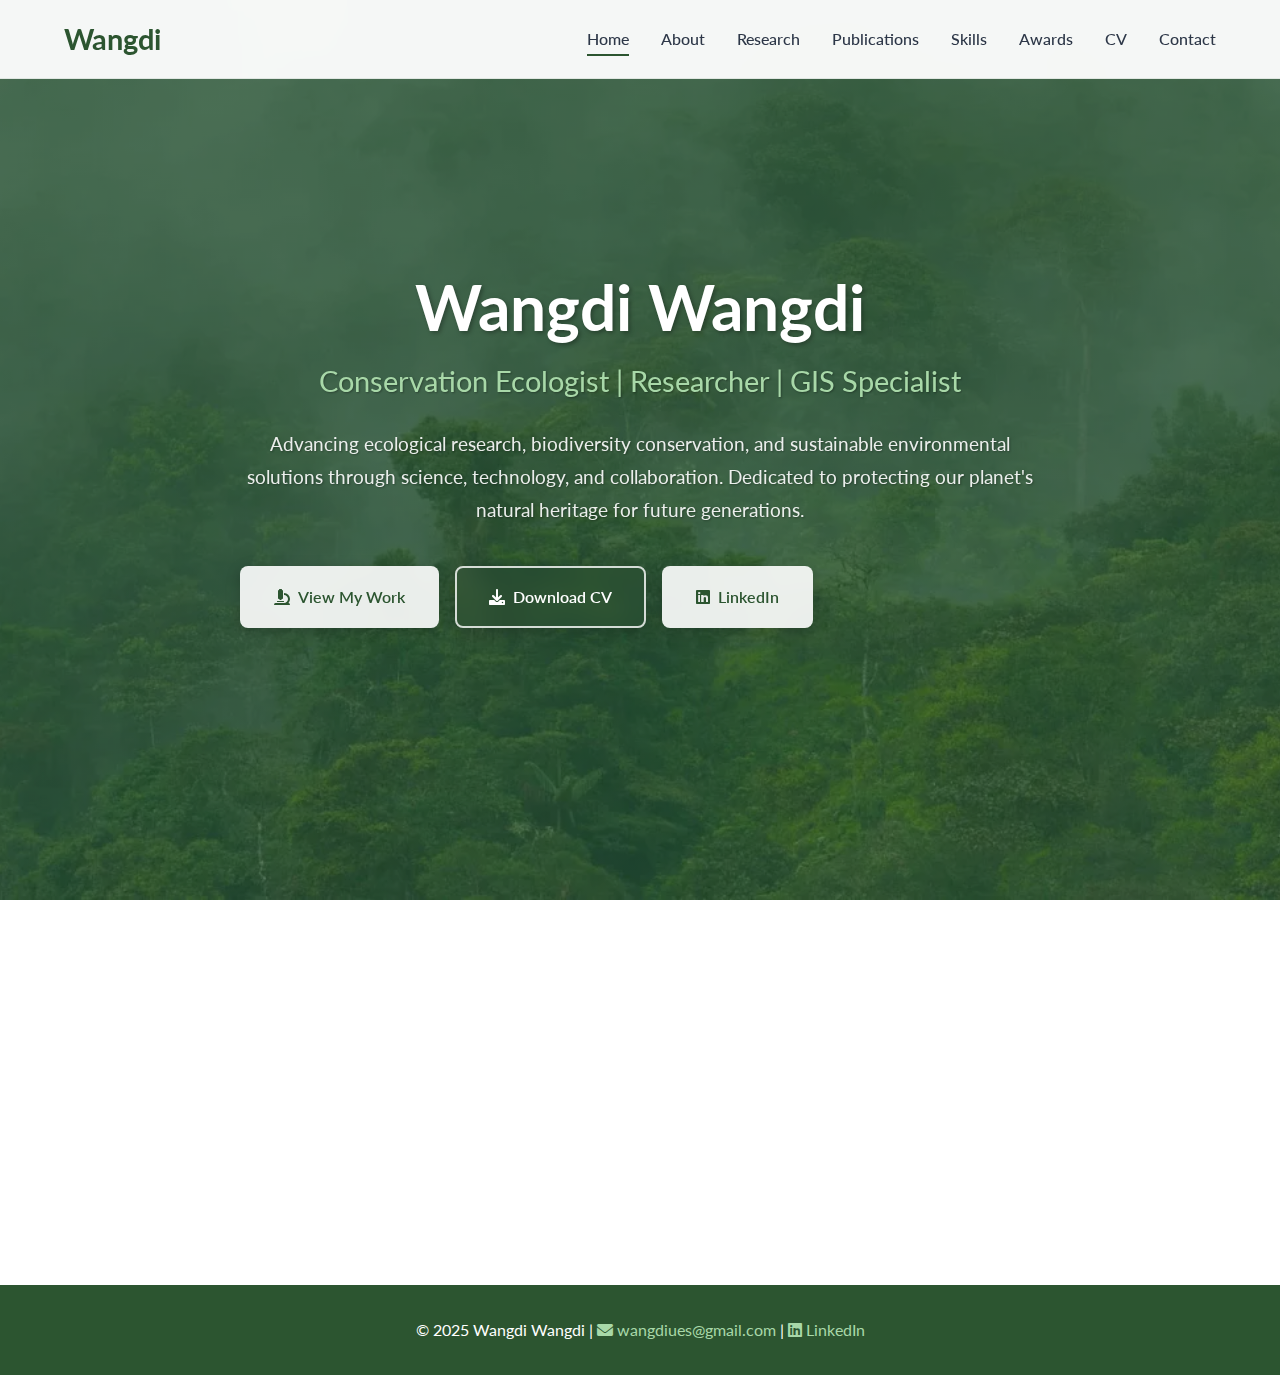
<file: index.html>
<!DOCTYPE html>
<html lang="en">
<head>
    <meta charset="UTF-8">
    <meta name="viewport" content="width=device-width, initial-scale=1.0">
    <title>Wangdi Wangdi | Conservation Ecologist</title>
    <!-- Google Fonts: Lato with multiple weights -->
    <link href="https://fonts.googleapis.com/css2?family=Lato:wght@300;400;600;700&display=swap" rel="stylesheet">
    <!-- AOS Library for Animations -->
    <link href="https://unpkg.com/aos@2.3.1/dist/aos.css" rel="stylesheet">
    <!-- Font Awesome for Icons -->
    <link rel="stylesheet" href="https://cdnjs.cloudflare.com/ajax/libs/font-awesome/6.0.0/css/all.min.css">
    
    <style>
        /* Reset and Base Styles */
        * {
            margin: 0;
            padding: 0;
            box-sizing: border-box;
        }

        :root {
            --primary-color: #2c5530;
            --secondary-color: #4a7c59;
            --accent-color: #7db46c;
            --light-green: #a8d8a8;
            --text-dark: #2d3748;
            --text-light: #718096;
            --background-light: #f7fafc;
            --white: #ffffff;
            --shadow: 0 4px 6px -1px rgba(0, 0, 0, 0.1);
            --shadow-lg: 0 10px 15px -3px rgba(0, 0, 0, 0.1);
            --border-radius: 8px;
            --transition: all 0.3s ease;
        }

        body {
            font-family: 'Lato', sans-serif;
            line-height: 1.6;
            color: var(--text-dark);
            background-color: var(--white);
        }

        /* Navigation Styles */
        header {
            position: fixed;
            top: 0;
            width: 100%;
            z-index: 1000;
            transition: var(--transition);
        }

        .navbar {
            display: flex;
            justify-content: space-between;
            align-items: center;
            padding: 1rem 5%;
            background: rgba(255, 255, 255, 0.95);
            backdrop-filter: blur(10px);
            border-bottom: 1px solid rgba(44, 85, 48, 0.1);
            transition: var(--transition);
        }

        .navbar.scrolled {
            background: rgba(255, 255, 255, 0.98);
            box-shadow: var(--shadow);
        }

        .logo {
            font-size: 1.8rem;
            font-weight: 700;
            color: var(--primary-color);
            text-decoration: none;
        }

        .nav-links {
            display: flex;
            list-style: none;
            gap: 2rem;
        }

        .nav-links li a {
            text-decoration: none;
            color: var(--text-dark);
            font-weight: 500;
            transition: var(--transition);
            position: relative;
            padding: 0.5rem 0;
        }

        .nav-links li a::after {
            content: '';
            position: absolute;
            bottom: 0;
            left: 0;
            width: 0;
            height: 2px;
            background: var(--primary-color);
            transition: var(--transition);
        }

        .nav-links li a:hover::after,
        .nav-links li a.active::after {
            width: 100%;
        }

        .nav-links li a:hover {
            color: var(--primary-color);
        }

        /* Mobile Menu Toggle */
        .mobile-menu-toggle {
            display: none;
            flex-direction: column;
            cursor: pointer;
            padding: 0.5rem;
        }

        .mobile-menu-toggle span {
            width: 25px;
            height: 3px;
            background: var(--primary-color);
            margin: 3px 0;
            transition: var(--transition);
            border-radius: 2px;
        }

        /* Hero Section */
        .hero {
            min-height: 100vh;
            background: linear-gradient(rgba(44, 85, 48, 0.7), rgba(44, 85, 48, 0.5)), url('images/banner.jpg');
            background-size: cover;
            background-position: center;
            background-attachment: fixed;
            display: flex;
            align-items: center;
            padding: 0 5%;
            position: relative;
            overflow: hidden;
        }

        .hero::before {
            content: '';
            position: absolute;
            top: 0;
            left: 0;
            right: 0;
            bottom: 0;
            background: rgba(44, 85, 48, 0.3);
            z-index: 1;
        }

        .hero-content {
            max-width: 1200px;
            margin: 0 auto;
            display: flex;
            flex-direction: column;
            align-items: center;
            text-align: center;
            position: relative;
            z-index: 2;
        }

        .hero-text h1 {
            font-size: 4rem;
            font-weight: 700;
            color: var(--white);
            margin-bottom: 1rem;
            line-height: 1.1;
            text-shadow: 2px 2px 4px rgba(0, 0, 0, 0.3);
        }

        .hero-text h2 {
            font-size: 1.8rem;
            font-weight: 400;
            color: var(--light-green);
            margin-bottom: 1.5rem;
            text-shadow: 1px 1px 2px rgba(0, 0, 0, 0.3);
        }

        .hero-text p {
            font-size: 1.2rem;
            color: rgba(255, 255, 255, 0.9);
            margin-bottom: 2.5rem;
            line-height: 1.7;
            max-width: 800px;
            text-shadow: 1px 1px 2px rgba(0, 0, 0, 0.3);
        }

        .hero-buttons {
            display: flex;
            gap: 1rem;
            flex-wrap: wrap;
        }

        .btn {
            display: inline-flex;
            align-items: center;
            gap: 0.5rem;
            padding: 1rem 2rem;
            background: rgba(255, 255, 255, 0.9);
            color: var(--primary-color);
            text-decoration: none;
            border-radius: var(--border-radius);
            font-weight: 600;
            transition: var(--transition);
            box-shadow: 0 4px 15px rgba(0, 0, 0, 0.2);
            border: 2px solid transparent;
            backdrop-filter: blur(10px);
        }

        .btn:hover {
            background: var(--white);
            transform: translateY(-3px);
            box-shadow: 0 8px 25px rgba(0, 0, 0, 0.3);
        }

        .btn-secondary {
            background: transparent;
            color: var(--white);
            border: 2px solid rgba(255, 255, 255, 0.8);
            backdrop-filter: blur(10px);
        }

        .btn-secondary:hover {
            background: rgba(255, 255, 255, 0.1);
            border-color: var(--white);
            color: var(--white);
        }

        .hero-image {
            display: none; /* Hide the profile image section since we're using banner */
        }

        .profile-image {
            display: none; /* Hide the profile image */
        }

        /* Quick Stats Section */
        .quick-stats {
            padding: 4rem 5%;
            background: var(--white);
        }

        .stats-container {
            max-width: 1200px;
            margin: 0 auto;
            display: grid;
            grid-template-columns: repeat(auto-fit, minmax(250px, 1fr));
            gap: 2rem;
        }

        .stat-item {
            text-align: center;
            padding: 2rem;
            background: var(--background-light);
            border-radius: var(--border-radius);
            transition: var(--transition);
        }

        .stat-item:hover {
            transform: translateY(-5px);
            box-shadow: var(--shadow-lg);
        }

        .stat-icon {
            font-size: 3rem;
            color: var(--primary-color);
            margin-bottom: 1rem;
        }

        .stat-number {
            font-size: 2.5rem;
            font-weight: 700;
            color: var(--primary-color);
            margin-bottom: 0.5rem;
        }

        .stat-label {
            font-size: 1.1rem;
            color: var(--text-light);
            font-weight: 500;
        }

        /* Scroll to Top Button */
        .scroll-to-top {
            position: fixed;
            bottom: 2rem;
            right: 2rem;
            width: 50px;
            height: 50px;
            background: var(--primary-color);
            color: var(--white);
            text-decoration: none;
            border-radius: 50%;
            display: flex;
            align-items: center;
            justify-content: center;
            font-size: 1.2rem;
            opacity: 0;
            visibility: hidden;
            transition: var(--transition);
            box-shadow: var(--shadow);
            z-index: 1000;
        }

        .scroll-to-top.visible {
            opacity: 1;
            visibility: visible;
        }

        .scroll-to-top:hover {
            background: var(--secondary-color);
            transform: translateY(-3px);
        }

        /* Footer */
        footer {
            background: var(--primary-color);
            color: var(--white);
            text-align: center;
            padding: 2rem 5%;
        }

        footer a {
            color: var(--light-green);
            text-decoration: none;
            transition: var(--transition);
        }

        footer a:hover {
            color: var(--white);
        }

        /* Responsive Design */
        @media (max-width: 768px) {
            .mobile-menu-toggle {
                display: flex;
            }

            .nav-links {
                position: fixed;
                top: 100%;
                left: 0;
                width: 100%;
                background: var(--white);
                flex-direction: column;
                padding: 1rem 5%;
                gap: 1rem;
                box-shadow: var(--shadow);
                transform: translateY(-100%);
                opacity: 0;
                visibility: hidden;
                transition: var(--transition);
            }

            .nav-links.active {
                transform: translateY(0);
                opacity: 1;
                visibility: visible;
            }

            .hero-text h1 {
                font-size: 2.8rem;
            }

            .hero-text h2 {
                font-size: 1.4rem;
            }

            .hero-text p {
                font-size: 1.1rem;
            }

            .hero-buttons {
                justify-content: center;
                flex-direction: column;
                align-items: center;
                gap: 1rem;
            }

            .btn {
                padding: 0.875rem 1.75rem;
                font-size: 0.95rem;
                width: 100%;
                max-width: 280px;
                justify-content: center;
            }

            .stats-container {
                grid-template-columns: 1fr;
                gap: 1.5rem;
            }

            .hero {
                background-attachment: scroll; /* Fix parallax on mobile */
            }
        }

        @media (max-width: 480px) {
            .hero-text h1 {
                font-size: 2.2rem;
            }

            .hero-text h2 {
                font-size: 1.2rem;
            }

            .hero-text p {
                font-size: 1rem;
            }

            .btn {
                padding: 0.75rem 1.5rem;
                font-size: 0.9rem;
            }
        }

        /* Animation Classes */
        .fade-in-up {
            opacity: 0;
            transform: translateY(30px);
            transition: all 0.6s ease;
        }

        .fade-in-up.visible {
            opacity: 1;
            transform: translateY(0);
        }

        /* Custom Scrollbar */
        ::-webkit-scrollbar {
            width: 8px;
        }

        ::-webkit-scrollbar-track {
            background: var(--background-light);
        }

        ::-webkit-scrollbar-thumb {
            background: var(--primary-color);
            border-radius: 4px;
        }

        ::-webkit-scrollbar-thumb:hover {
            background: var(--secondary-color);
        }
    </style>
</head>
<body>

    <!-- Navigation Bar -->
    <header>
        <nav class="navbar" id="navbar">
            <a href="index.html" class="logo">Wangdi</a>
            <div class="mobile-menu-toggle" id="mobile-menu-toggle">
                <span></span>
                <span></span>
                <span></span>
            </div>
            <ul class="nav-links" id="nav-links">
                <li><a href="index.html" class="active">Home</a></li>
                <li><a href="about.html">About</a></li>
                <li><a href="research_projects.html">Research</a></li>
                <li><a href="publications.html">Publications</a></li>
                <li><a href="skills.html">Skills</a></li>
                <li><a href="awards.html">Awards</a></li>
                <li><a href="cv.html">CV</a></li>
                <li><a href="contact.html">Contact</a></li>
            </ul>
        </nav>
    </header>

    <!-- Hero Section -->
    <section class="hero">
        <div class="hero-content">
            <div class="hero-text" data-aos="fade-up" data-aos-duration="1000">
                <h1>Wangdi Wangdi</h1>
                <h2>Conservation Ecologist | Researcher | GIS Specialist</h2>
                <p>Advancing ecological research, biodiversity conservation, and sustainable environmental solutions through science, technology, and collaboration. Dedicated to protecting our planet's natural heritage for future generations.</p>
                <div class="hero-buttons">
                    <a href="research_projects.html" class="btn" data-aos="fade-up" data-aos-delay="200">
                        <i class="fas fa-microscope"></i> View My Work
                    </a>
                    <a href="files/Wangdi_CV_2025.pdf" class="btn btn-secondary" download data-aos="fade-up" data-aos-delay="300">
                        <i class="fas fa-download"></i> Download CV
                    </a>
                    <a href="https://www.linkedin.com/in/wangdi-wangdi/" class="btn" target="_blank" data-aos="fade-up" data-aos-delay="400">
                        <i class="fab fa-linkedin"></i> LinkedIn
                    </a>
                </div>
            </div>
        </div>
    </section>

    <!-- Quick Stats Section -->
    <section class="quick-stats">
        <div class="stats-container">
            <div class="stat-item" data-aos="fade-up" data-aos-delay="100">
                <div class="stat-icon">
                    <i class="fas fa-leaf"></i>
                </div>
                <div class="stat-number">15+</div>
                <div class="stat-label">Research Projects</div>
            </div>
            <div class="stat-item" data-aos="fade-up" data-aos-delay="200">
                <div class="stat-icon">
                    <i class="fas fa-file-alt"></i>
                </div>
                <div class="stat-number">25+</div>
                <div class="stat-label">Publications</div>
            </div>
            <div class="stat-item" data-aos="fade-up" data-aos-delay="300">
                <div class="stat-icon">
                    <i class="fas fa-award"></i>
                </div>
                <div class="stat-number">8+</div>
                <div class="stat-label">Awards & Honors</div>
            </div>
            <div class="stat-item" data-aos="fade-up" data-aos-delay="400">
                <div class="stat-icon">
                    <i class="fas fa-globe"></i>
                </div>
                <div class="stat-number">5+</div>
                <div class="stat-label">Years Experience</div>
            </div>
        </div>
    </section>

    <!-- Scroll to top button -->
    <a href="#" class="scroll-to-top" id="scroll-to-top">
        <i class="fas fa-chevron-up"></i>
    </a>

    <!-- Footer -->
    <footer>
        <p>© 2025 Wangdi Wangdi | <a href="mailto:wangdiues@gmail.com"><i class="fas fa-envelope"></i> wangdiues@gmail.com</a> | <a href="https://www.linkedin.com/in/wangdi-wangdi/" target="_blank"><i class="fab fa-linkedin"></i> LinkedIn</a></p>
    </footer>

    <!-- AOS Script for Animation -->
    <script src="https://unpkg.com/aos@2.3.1/dist/aos.js"></script>
    <script>
        // Initialize AOS (Animate On Scroll)
        AOS.init({
            duration: 800,
            easing: 'ease-in-out',
            once: true,
            offset: 100,
            delay: 100
        });

        // Mobile menu toggle functionality
        const mobileMenuToggle = document.getElementById('mobile-menu-toggle');
        const navLinks = document.getElementById('nav-links');

        mobileMenuToggle.addEventListener('click', () => {
            navLinks.classList.toggle('active');
            
            // Animate hamburger menu
            const spans = mobileMenuToggle.querySelectorAll('span');
            if (navLinks.classList.contains('active')) {
                spans[0].style.transform = 'rotate(45deg) translate(5px, 5px)';
                spans[1].style.opacity = '0';
                spans[2].style.transform = 'rotate(-45deg) translate(7px, -6px)';
            } else {
                spans.forEach(span => {
                    span.style.transform = '';
                    span.style.opacity = '';
                });
            }
        });

        // Close mobile menu when clicking on a link
        navLinks.addEventListener('click', (e) => {
            if (e.target.tagName === 'A') {
                navLinks.classList.remove('active');
                const spans = mobileMenuToggle.querySelectorAll('span');
                spans.forEach(span => {
                    span.style.transform = '';
                    span.style.opacity = '';
                });
            }
        });

        // Navbar scroll effect
        const navbar = document.getElementById('navbar');
        let lastScrollTop = 0;

        window.addEventListener('scroll', () => {
            const currentScroll = window.pageYOffset || document.documentElement.scrollTop;
            
            // Add scrolled class for styling
            if (currentScroll > 100) {
                navbar.classList.add('scrolled');
            } else {
                navbar.classList.remove('scrolled');
            }
            
            // Hide/show navbar on scroll
            if (currentScroll > lastScrollTop && currentScroll > 200) {
                // Scrolling down
                navbar.style.transform = 'translateY(-100%)';
            } else {
                // Scrolling up
                navbar.style.transform = 'translateY(0)';
            }
            
            lastScrollTop = currentScroll <= 0 ? 0 : currentScroll;
        });

        // Scroll to top button functionality
        const scrollToTopBtn = document.getElementById('scroll-to-top');
        
        window.addEventListener('scroll', () => {
            if (window.scrollY > 300) {
                scrollToTopBtn.classList.add('visible');
            } else {
                scrollToTopBtn.classList.remove('visible');
            }
        });

        scrollToTopBtn.addEventListener('click', (e) => {
            e.preventDefault();
            window.scrollTo({
                top: 0,
                behavior: 'smooth'
            });
        });

        // Smooth scrolling for anchor links
        document.querySelectorAll('a[href^="#"]').forEach(anchor => {
            anchor.addEventListener('click', function (e) {
                e.preventDefault();
                const target = document.querySelector(this.getAttribute('href'));
                if (target) {
                    target.scrollIntoView({
                        behavior: 'smooth',
                        block: 'start'
                    });
                }
            });
        });

        // Intersection Observer for fade-in animations
        const observerOptions = {
            threshold: 0.1,
            rootMargin: '0px 0px -50px 0px'
        };

        const observer = new IntersectionObserver((entries) => {
            entries.forEach(entry => {
                if (entry.isIntersecting) {
                    entry.target.classList.add('visible');
                }
            });
        }, observerOptions);

        // Observe elements with fade-in-up class
        document.querySelectorAll('.fade-in-up').forEach(el => {
            observer.observe(el);
        });

        // Typing effect for hero subtitle (optional enhancement)
        function typeWriter(element, text, speed = 50) {
            let i = 0;
            element.innerHTML = '';
            function type() {
                if (i < text.length) {
                    element.innerHTML += text.charAt(i);
                    i++;
                    setTimeout(type, speed);
                }
            }
            type();
        }

        // Add loading animation
        window.addEventListener('load', () => {
            document.body.classList.add('loaded');
        });

        // Performance optimization: Debounce scroll events
        function debounce(func, wait) {
            let timeout;
            return function executedFunction(...args) {
                const later = () => {
                    clearTimeout(timeout);
                    func(...args);
                };
                clearTimeout(timeout);
                timeout = setTimeout(later, wait);
            };
        }

        // Apply debounce to scroll events for better performance
        const debouncedScrollHandler = debounce(() => {
            // Your scroll handling code here
        }, 16); // ~60fps

        // Error handling for missing images
        document.querySelectorAll('img').forEach(img => {
            img.addEventListener('error', function() {
                this.src = 'data:image/svg+xml,<svg xmlns="http://www.w3.org/2000/svg" width="400" height="400" viewBox="0 0 400 400"><rect width="400" height="400" fill="%23f0f0f0"/><text x="200" y="200" font-family="Arial" font-size="16" fill="%23999" text-anchor="middle" dy=".3em">Image not found</text></svg>';
                this.alt = 'Profile image placeholder';
            });
        });
    </script>

</body>
</html>
</file>
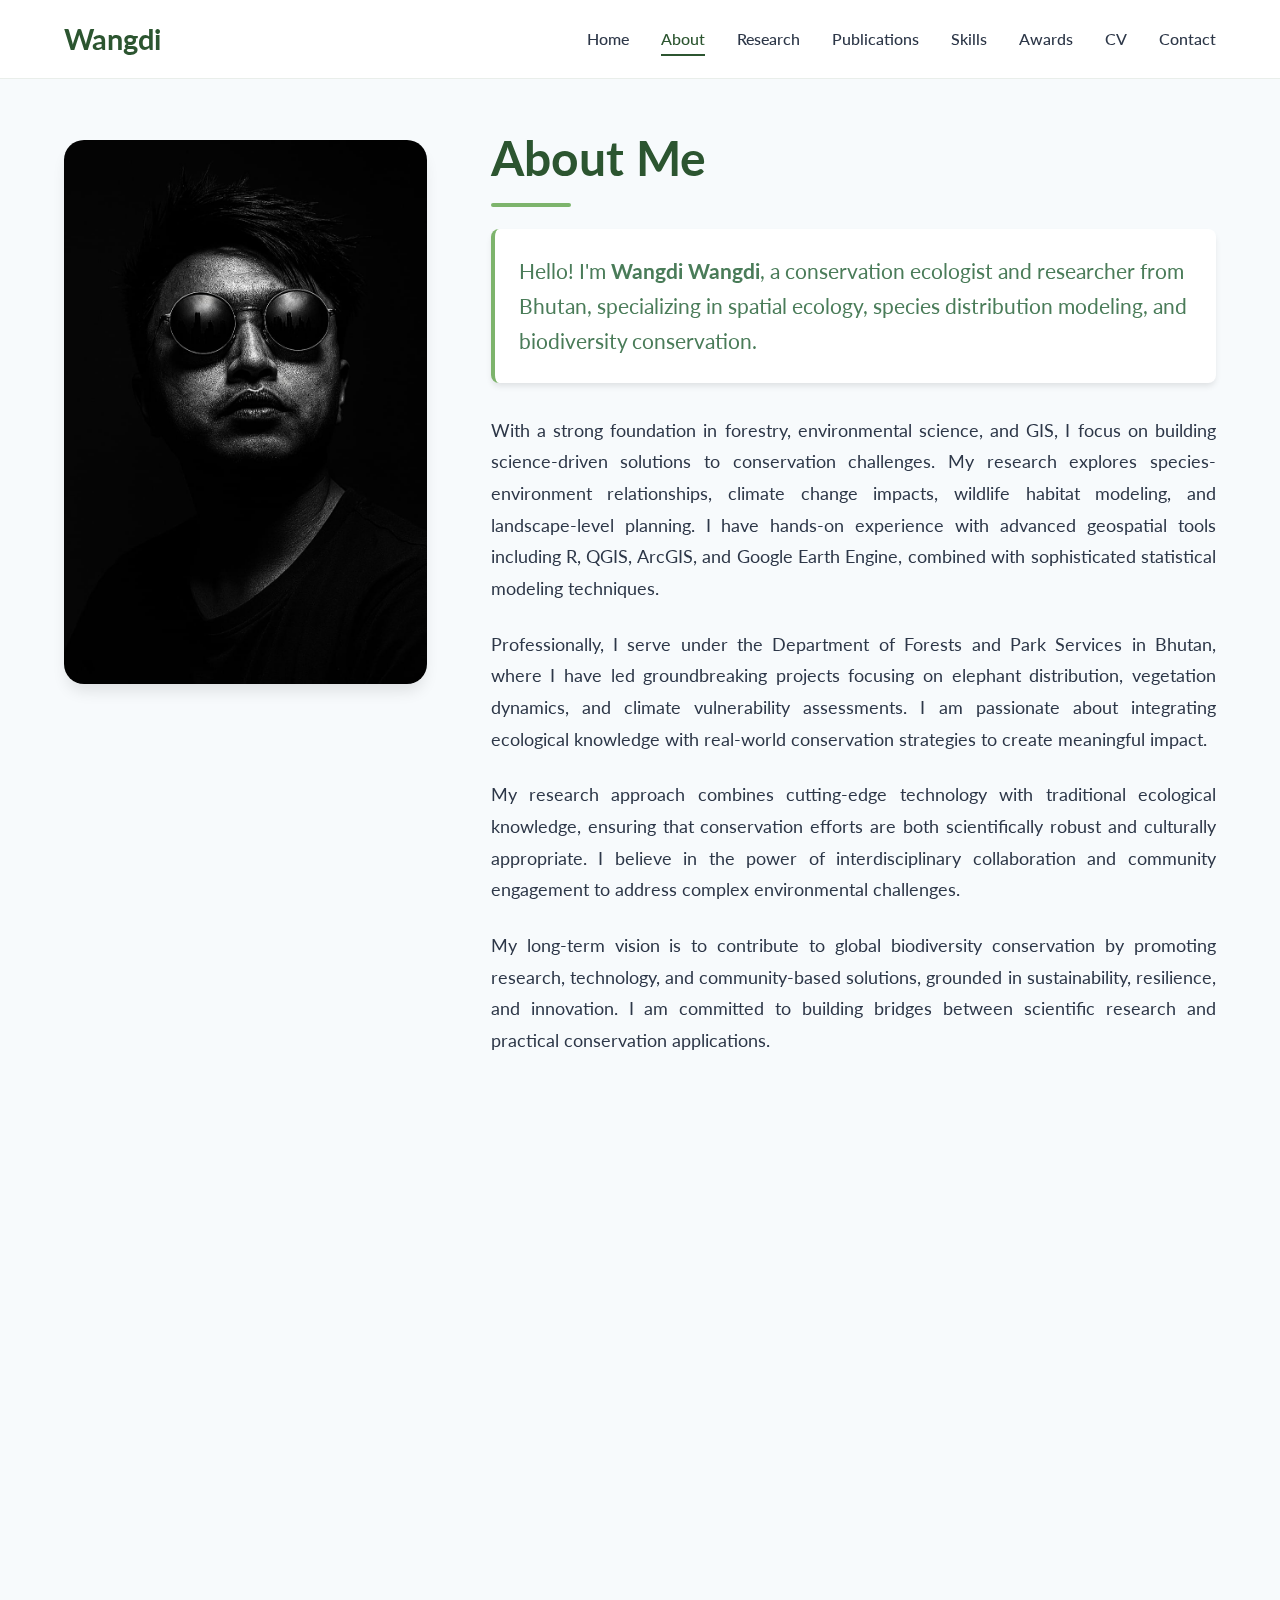
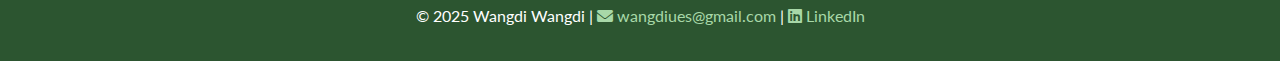
<file: about.html>
<!DOCTYPE html>
<html lang="en">
<head>
    <meta charset="UTF-8">
    <meta name="viewport" content="width=device-width, initial-scale=1.0">
    <title>About Me | Wangdi Wangdi</title>
    <!-- Google Fonts: Lato with multiple weights -->
    <link href="https://fonts.googleapis.com/css2?family=Lato:wght@300;400;600;700&display=swap" rel="stylesheet">
    <!-- AOS Library for Animations -->
    <link href="https://unpkg.com/aos@2.3.1/dist/aos.css" rel="stylesheet">
    <!-- Font Awesome for Icons -->
    <link rel="stylesheet" href="https://cdnjs.cloudflare.com/ajax/libs/font-awesome/6.0.0/css/all.min.css">
    
    <style>
        /* Reset and Base Styles */
        * {
            margin: 0;
            padding: 0;
            box-sizing: border-box;
        }

        :root {
            --primary-color: #2c5530;
            --secondary-color: #4a7c59;
            --accent-color: #7db46c;
            --light-green: #a8d8a8;
            --text-dark: #2d3748;
            --text-light: #718096;
            --background-light: #f7fafc;
            --white: #ffffff;
            --shadow: 0 4px 6px -1px rgba(0, 0, 0, 0.1);
            --shadow-lg: 0 10px 15px -3px rgba(0, 0, 0, 0.1);
            --border-radius: 8px;
            --transition: all 0.3s ease;
        }

        body {
            font-family: 'Lato', sans-serif;
            line-height: 1.6;
            color: var(--text-dark);
            background-color: var(--background-light);
        }

        /* Navigation Styles */
        header {
            position: fixed;
            top: 0;
            width: 100%;
            z-index: 1000;
            transition: var(--transition);
        }

        .navbar {
            display: flex;
            justify-content: space-between;
            align-items: center;
            padding: 1rem 5%;
            background: rgba(255, 255, 255, 0.95);
            backdrop-filter: blur(10px);
            border-bottom: 1px solid rgba(44, 85, 48, 0.1);
            transition: var(--transition);
        }

        .navbar.scrolled {
            background: rgba(255, 255, 255, 0.98);
            box-shadow: var(--shadow);
        }

        .logo {
            font-size: 1.8rem;
            font-weight: 700;
            color: var(--primary-color);
            text-decoration: none;
        }

        .nav-links {
            display: flex;
            list-style: none;
            gap: 2rem;
        }

        .nav-links li a {
            text-decoration: none;
            color: var(--text-dark);
            font-weight: 500;
            transition: var(--transition);
            position: relative;
            padding: 0.5rem 0;
        }

        .nav-links li a::after {
            content: '';
            position: absolute;
            bottom: 0;
            left: 0;
            width: 0;
            height: 2px;
            background: var(--primary-color);
            transition: var(--transition);
        }

        .nav-links li a:hover::after,
        .nav-links li a.active::after {
            width: 100%;
        }

        .nav-links li a:hover {
            color: var(--primary-color);
        }

        .nav-links li a[href="about.html"] {
            color: var(--primary-color);
        }

        .nav-links li a[href="about.html"]::after {
            width: 100%;
        }

        /* Mobile Menu Toggle */
        .mobile-menu-toggle {
            display: none;
            flex-direction: column;
            cursor: pointer;
            padding: 0.5rem;
        }

        .mobile-menu-toggle span {
            width: 25px;
            height: 3px;
            background: var(--primary-color);
            margin: 3px 0;
            transition: var(--transition);
            border-radius: 2px;
        }

        /* About Section */
        .about {
            padding: 120px 5% 80px;
            min-height: 100vh;
        }

        .container {
            max-width: 1200px;
            margin: 0 auto;
            display: grid;
            grid-template-columns: 1fr 2fr;
            gap: 4rem;
            align-items: start;
        }

        .about-image {
            position: sticky;
            top: 140px;
        }

        .profile-img {
            width: 100%;
            max-width: 400px;
            height: auto;
            border-radius: 20px;
            object-fit: cover;
            box-shadow: var(--shadow-lg);
            transition: var(--transition);
        }

        .profile-img:hover {
            transform: scale(1.02);
            box-shadow: 0 20px 40px rgba(0, 0, 0, 0.15);
        }

        .about-content h1 {
            font-size: 3rem;
            font-weight: 700;
            color: var(--primary-color);
            margin-bottom: 2rem;
            position: relative;
        }

        .about-content h1::after {
            content: '';
            position: absolute;
            bottom: -10px;
            left: 0;
            width: 80px;
            height: 4px;
            background: var(--accent-color);
            border-radius: 2px;
        }

        .intro-text {
            font-size: 1.3rem;
            font-weight: 400;
            color: var(--secondary-color);
            margin-bottom: 2rem;
            line-height: 1.7;
            padding: 1.5rem;
            background: var(--white);
            border-left: 4px solid var(--accent-color);
            border-radius: var(--border-radius);
            box-shadow: var(--shadow);
        }

        .about-content p {
            font-size: 1.1rem;
            color: var(--text-dark);
            margin-bottom: 1.5rem;
            line-height: 1.8;
            text-align: justify;
        }

        .about-content p strong {
            color: var(--primary-color);
            font-weight: 600;
        }

        /* Expertise Cards */
        .expertise-section {
            margin-top: 3rem;
            padding: 2rem 0;
        }

        .expertise-section h2 {
            font-size: 2rem;
            color: var(--primary-color);
            margin-bottom: 2rem;
            text-align: center;
        }

        .expertise-grid {
            display: grid;
            grid-template-columns: repeat(auto-fit, minmax(280px, 1fr));
            gap: 2rem;
            margin-top: 2rem;
        }

        .expertise-card {
            background: var(--white);
            padding: 2rem;
            border-radius: var(--border-radius);
            box-shadow: var(--shadow);
            transition: var(--transition);
            border-top: 4px solid var(--accent-color);
        }

        .expertise-card:hover {
            transform: translateY(-5px);
            box-shadow: var(--shadow-lg);
        }

        .expertise-icon {
            font-size: 2.5rem;
            color: var(--primary-color);
            margin-bottom: 1rem;
        }

        .expertise-card h3 {
            font-size: 1.3rem;
            color: var(--primary-color);
            margin-bottom: 1rem;
            font-weight: 600;
        }

        .expertise-card p {
            font-size: 1rem;
            color: var(--text-light);
            line-height: 1.6;
        }

        /* Call to Action */
        .cta-section {
            background: linear-gradient(135deg, var(--primary-color), var(--secondary-color));
            color: var(--white);
            padding: 3rem 2rem;
            border-radius: var(--border-radius);
            text-align: center;
            margin-top: 3rem;
        }

        .cta-section h2 {
            font-size: 2rem;
            margin-bottom: 1rem;
        }

        .cta-section p {
            font-size: 1.2rem;
            margin-bottom: 2rem;
            opacity: 0.9;
        }

        .cta-button {
            display: inline-flex;
            align-items: center;
            gap: 0.5rem;
            padding: 1rem 2rem;
            background: var(--white);
            color: var(--primary-color);
            text-decoration: none;
            border-radius: var(--border-radius);
            font-weight: 600;
            transition: var(--transition);
            box-shadow: var(--shadow);
        }

        .cta-button:hover {
            transform: translateY(-2px);
            box-shadow: var(--shadow-lg);
        }

        /* Timeline Section */
        .timeline-section {
            margin-top: 4rem;
        }

        .timeline-section h2 {
            font-size: 2rem;
            color: var(--primary-color);
            margin-bottom: 2rem;
            text-align: center;
        }

        .timeline {
            position: relative;
            padding: 2rem 0;
        }

        .timeline::before {
            content: '';
            position: absolute;
            left: 30px;
            top: 0;
            bottom: 0;
            width: 3px;
            background: var(--accent-color);
        }

        .timeline-item {
            position: relative;
            padding-left: 80px;
            margin-bottom: 2rem;
        }

        .timeline-item::before {
            content: '';
            position: absolute;
            left: 20px;
            top: 10px;
            width: 20px;
            height: 20px;
            background: var(--primary-color);
            border-radius: 50%;
            border: 4px solid var(--white);
            box-shadow: var(--shadow);
        }

        .timeline-content {
            background: var(--white);
            padding: 1.5rem;
            border-radius: var(--border-radius);
            box-shadow: var(--shadow);
        }

        .timeline-year {
            font-size: 0.9rem;
            color: var(--accent-color);
            font-weight: 600;
        }

        .timeline-title {
            font-size: 1.2rem;
            color: var(--primary-color);
            font-weight: 600;
            margin: 0.5rem 0;
        }

        .timeline-description {
            color: var(--text-light);
            line-height: 1.6;
        }

        /* Scroll to Top Button */
        .scroll-to-top {
            position: fixed;
            bottom: 2rem;
            right: 2rem;
            width: 50px;
            height: 50px;
            background: var(--primary-color);
            color: var(--white);
            text-decoration: none;
            border-radius: 50%;
            display: flex;
            align-items: center;
            justify-content: center;
            font-size: 1.2rem;
            opacity: 0;
            visibility: hidden;
            transition: var(--transition);
            box-shadow: var(--shadow);
            z-index: 1000;
        }

        .scroll-to-top.visible {
            opacity: 1;
            visibility: visible;
        }

        .scroll-to-top:hover {
            background: var(--secondary-color);
            transform: translateY(-3px);
        }

        /* Footer */
        footer {
            background: var(--primary-color);
            color: var(--white);
            text-align: center;
            padding: 2rem 5%;
            margin-top: 4rem;
        }

        footer a {
            color: var(--light-green);
            text-decoration: none;
            transition: var(--transition);
        }

        footer a:hover {
            color: var(--white);
        }

        /* Responsive Design */
        @media (max-width: 768px) {
            .mobile-menu-toggle {
                display: flex;
            }

            .nav-links {
                position: fixed;
                top: 100%;
                left: 0;
                width: 100%;
                background: var(--white);
                flex-direction: column;
                padding: 1rem 5%;
                gap: 1rem;
                box-shadow: var(--shadow);
                transform: translateY(-100%);
                opacity: 0;
                visibility: hidden;
                transition: var(--transition);
            }

            .nav-links.active {
                transform: translateY(0);
                opacity: 1;
                visibility: visible;
            }

            .container {
                grid-template-columns: 1fr;
                gap: 2rem;
                text-align: center;
            }

            .about-image {
                position: static;
                order: -1;
            }

            .profile-img {
                max-width: 300px;
                margin: 0 auto;
                display: block;
            }

            .about-content h1 {
                font-size: 2.5rem;
                text-align: center;
            }

            .intro-text {
                font-size: 1.1rem;
                text-align: left;
            }

            .about-content p {
                text-align: left;
            }

            .expertise-grid {
                grid-template-columns: 1fr;
            }

            .timeline::before {
                left: 15px;
            }

            .timeline-item {
                padding-left: 50px;
            }

            .timeline-item::before {
                left: 6px;
            }
        }

        @media (max-width: 480px) {
            .about {
                padding: 100px 3% 60px;
            }

            .about-content h1 {
                font-size: 2rem;
            }

            .intro-text {
                font-size: 1rem;
                padding: 1rem;
            }

            .expertise-card {
                padding: 1.5rem;
            }

            .cta-section {
                padding: 2rem 1rem;
            }

            .cta-section h2 {
                font-size: 1.5rem;
            }
        }

        /* Custom Scrollbar */
        ::-webkit-scrollbar {
            width: 8px;
        }

        ::-webkit-scrollbar-track {
            background: var(--background-light);
        }

        ::-webkit-scrollbar-thumb {
            background: var(--primary-color);
            border-radius: 4px;
        }

        ::-webkit-scrollbar-thumb:hover {
            background: var(--secondary-color);
        }
    </style>
</head>
<body>

    <!-- Navigation Bar -->
    <header>
        <nav class="navbar" id="navbar">
            <a href="index.html" class="logo">Wangdi</a>
            <div class="mobile-menu-toggle" id="mobile-menu-toggle">
                <span></span>
                <span></span>
                <span></span>
            </div>
            <ul class="nav-links" id="nav-links">
                <li><a href="index.html">Home</a></li>
                <li><a href="about.html" class="active">About</a></li>
                <li><a href="research_projects.html">Research</a></li>
                <li><a href="publications.html">Publications</a></li>
                <li><a href="skills.html">Skills</a></li>
                <li><a href="awards.html">Awards</a></li>
                <li><a href="cv.html">CV</a></li>
                <li><a href="contact.html">Contact</a></li>
            </ul>
        </nav>
    </header>

    <!-- About Me Section -->
    <section class="about">
        <div class="container">
            <div class="about-image" data-aos="fade-right" data-aos-duration="1000">
                <img src="images/profile.jpg" alt="Wangdi Wangdi - Conservation Ecologist" class="profile-img">
            </div>
            
            <div class="about-content">
                <h1 data-aos="fade-down" data-aos-duration="1000">About Me</h1>
                
                <div class="intro-text" data-aos="fade-up" data-aos-delay="200">
                    Hello! I'm <strong>Wangdi Wangdi</strong>, a conservation ecologist and researcher from Bhutan, specializing in spatial ecology, species distribution modeling, and biodiversity conservation.
                </div>

                <div data-aos="fade-up" data-aos-delay="300">
                    <p>With a strong foundation in forestry, environmental science, and GIS, I focus on building science-driven solutions to conservation challenges. My research explores species-environment relationships, climate change impacts, wildlife habitat modeling, and landscape-level planning. I have hands-on experience with advanced geospatial tools including R, QGIS, ArcGIS, and Google Earth Engine, combined with sophisticated statistical modeling techniques.</p>

                    <p>Professionally, I serve under the Department of Forests and Park Services in Bhutan, where I have led groundbreaking projects focusing on elephant distribution, vegetation dynamics, and climate vulnerability assessments. I am passionate about integrating ecological knowledge with real-world conservation strategies to create meaningful impact.</p>

                    <p>My research approach combines cutting-edge technology with traditional ecological knowledge, ensuring that conservation efforts are both scientifically robust and culturally appropriate. I believe in the power of interdisciplinary collaboration and community engagement to address complex environmental challenges.</p>

                    <p>My long-term vision is to contribute to global biodiversity conservation by promoting research, technology, and community-based solutions, grounded in sustainability, resilience, and innovation. I am committed to building bridges between scientific research and practical conservation applications.</p>
                </div>
            </div>
        </div>

        <!-- Expertise Section -->
        <div class="expertise-section" data-aos="fade-up" data-aos-delay="400">
            <div style="max-width: 1200px; margin: 0 auto;">
                <h2>Areas of Expertise</h2>
                <div class="expertise-grid">
                    <div class="expertise-card" data-aos="fade-up" data-aos-delay="500">
                        <div class="expertise-icon">
                            <i class="fas fa-map-marked-alt"></i>
                        </div>
                        <h3>Spatial Ecology & GIS</h3>
                        <p>Advanced geospatial analysis, species distribution modeling, and landscape ecology using cutting-edge tools and techniques.</p>
                    </div>
                    
                    <div class="expertise-card" data-aos="fade-up" data-aos-delay="600">
                        <div class="expertise-icon">
                            <i class="fas fa-leaf"></i>
                        </div>
                        <h3>Biodiversity Conservation</h3>
                        <p>Wildlife habitat assessment, conservation planning, and ecosystem management strategies for threatened species.</p>
                    </div>
                    
                    <div class="expertise-card" data-aos="fade-up" data-aos-delay="700">
                        <div class="expertise-icon">
                            <i class="fas fa-globe-americas"></i>
                        </div>
                        <h3>Climate Change Research</h3>
                        <p>Climate vulnerability assessments and adaptation strategies for ecosystems and wildlife populations.</p>
                    </div>
                    
                    <div class="expertise-card" data-aos="fade-up" data-aos-delay="800">
                        <div class="expertise-icon">
                            <i class="fas fa-chart-line"></i>
                        </div>
                        <h3>Statistical Modeling</h3>
                        <p>Advanced statistical analysis, machine learning applications, and predictive modeling for ecological data.</p>
                    </div>
                </div>
            </div>
        </div>

        <!-- Professional Timeline -->
        <div class="timeline-section" data-aos="fade-up" data-aos-delay="900">
            <div style="max-width: 800px; margin: 0 auto;">
                <h2>Professional Journey</h2>
                <div class="timeline">
                    <div class="timeline-item" data-aos="fade-right" data-aos-delay="1000">
                        <div class="timeline-content">
                            <div class="timeline-year">2020 - Present</div>
                            <div class="timeline-title">Senior Research Scientist</div>
                            <div class="timeline-description">Department of Forests and Park Services, Bhutan - Leading conservation research projects and developing science-based management strategies.</div>
                        </div>
                    </div>
                    
                    <div class="timeline-item" data-aos="fade-right" data-aos-delay="1100">
                        <div class="timeline-content">
                            <div class="timeline-year">2018 - 2020</div>
                            <div class="timeline-title">GIS Specialist & Field Researcher</div>
                            <div class="timeline-description">Wildlife telemetry projects and spatial analysis for elephant conservation initiatives across Bhutan.</div>
                        </div>
                    </div>
                    
                    <div class="timeline-item" data-aos="fade-right" data-aos-delay="1200">
                        <div class="timeline-content">
                            <div class="timeline-year">2016 - 2018</div>
                            <div class="timeline-title">Environmental Consultant</div>
                            <div class="timeline-description">Biodiversity assessments and environmental impact studies for sustainable development projects.</div>
                        </div>
                    </div>
                </div>
            </div>
        </div>

        <!-- Call to Action -->
        <div class="cta-section" data-aos="zoom-in" data-aos-delay="1300">
            <h2>Let's Collaborate</h2>
            <p>Interested in working together on conservation research or need expertise in spatial ecology? I'd love to hear from you!</p>
            <a href="contact.html" class="cta-button">
                <i class="fas fa-handshake"></i>
                Get In Touch
            </a>
        </div>
    </section>

    <!-- Scroll to top button -->
    <a href="#" class="scroll-to-top" id="scroll-to-top">
        <i class="fas fa-chevron-up"></i>
    </a>

    <!-- Footer -->
    <footer>
        <p>© 2025 Wangdi Wangdi | <a href="mailto:wangdiues@gmail.com"><i class="fas fa-envelope"></i> wangdiues@gmail.com</a> | <a href="https://www.linkedin.com/in/wangdi-wangdi/" target="_blank" rel="noopener"><i class="fab fa-linkedin"></i> LinkedIn</a></p>
    </footer>

    <!-- AOS Script for Animation -->
    <script src="https://unpkg.com/aos@2.3.1/dist/aos.js"></script>
    <script>
        // Initialize AOS (Animate On Scroll)
        AOS.init({
            duration: 800,
            easing: 'ease-in-out',
            once: true,
            offset: 100,
            delay: 100
        });

        // Mobile menu toggle functionality
        const mobileMenuToggle = document.getElementById('mobile-menu-toggle');
        const navLinks = document.getElementById('nav-links');

        mobileMenuToggle.addEventListener('click', () => {
            navLinks.classList.toggle('active');
            
            // Animate hamburger menu
            const spans = mobileMenuToggle.querySelectorAll('span');
            if (navLinks.classList.contains('active')) {
                spans[0].style.transform = 'rotate(45deg) translate(5px, 5px)';
                spans[1].style.opacity = '0';
                spans[2].style.transform = 'rotate(-45deg) translate(7px, -6px)';
            } else {
                spans.forEach(span => {
                    span.style.transform = '';
                    span.style.opacity = '';
                });
            }
        });

        // Close mobile menu when clicking on a link
        navLinks.addEventListener('click', (e) => {
            if (e.target.tagName === 'A') {
                navLinks.classList.remove('active');
                const spans = mobileMenuToggle.querySelectorAll('span');
                spans.forEach(span => {
                    span.style.transform = '';
                    span.style.opacity = '';
                });
            }
        });

        // Navbar scroll effect
        const navbar = document.getElementById('navbar');
        let lastScrollTop = 0;

        window.addEventListener('scroll', () => {
            const currentScroll = window.pageYOffset || document.documentElement.scrollTop;
            
            // Add scrolled class for styling
            if (currentScroll > 100) {
                navbar.classList.add('scrolled');
            } else {
                navbar.classList.remove('scrolled');
            }
            
            // Hide/show navbar on scroll
            if (currentScroll > lastScrollTop && currentScroll > 200) {
                navbar.style.transform = 'translateY(-100%)';
            } else {
                navbar.style.transform = 'translateY(0)';
            }
            
            lastScrollTop = currentScroll <= 0 ? 0 : currentScroll;
        });

        // Scroll to top button functionality
        const scrollToTopBtn = document.getElementById('scroll-to-top');
        
        window.addEventListener('scroll', () => {
            if (window.scrollY > 300) {
                scrollToTopBtn.classList.add('visible');
            } else {
                scrollToTopBtn.classList.remove('visible');
            }
        });

        scrollToTopBtn.addEventListener('click', (e) => {
            e.preventDefault();
            window.scrollTo({
                top: 0,
                behavior: 'smooth'
            });
        });

        // Smooth scrolling for anchor links
        document.querySelectorAll('a[href^="#"]').forEach(anchor => {
            anchor.addEventListener('click', function (e) {
                e.preventDefault();
                const target = document.querySelector(this.getAttribute('href'));
                if (target) {
                    target.scrollIntoView({
                        behavior: 'smooth',
                        block: 'start'
                    });
                }
            });
        });

        // Intersection Observer for enhanced animations
        const observerOptions = {
            threshold: 0.1,
            rootMargin: '0px 0px -50px 0px'
        };

        const observer = new IntersectionObserver((entries) => {
            entries.forEach(entry => {
                if (entry.isIntersecting) {
                    entry.target.classList.add('visible');
                }
            });
        }, observerOptions);

        // Error handling for missing images
        document.querySelectorAll('img').forEach(img => {
            img.addEventListener('error', function() {
                this.src = 'data:image/svg+xml,<svg xmlns="http://www.w3.org/2000/svg" width="400" height="400" viewBox="0 0 400 400"><rect width="400" height="400" fill="%23f0f0f0"/><text x="200" y="200" font-family="Arial" font-size="16" fill="%23999" text-anchor="middle" dy=".3em">Profile Image</text></svg>';
                this.alt = 'Profile image placeholder';
            });
        });

        // Performance optimization: Debounce scroll events
        function debounce(func, wait) {
            let timeout;
            return function executedFunction(...args) {
                const later = () => {
                    clearTimeout(timeout);
                    func(...args);
                };
                clearTimeout(timeout);
                timeout = setTimeout(later, wait);
            };
        }

        // Enhanced loading animations
        window.addEventListener('load', () => {
            document.body.classList.add('loaded');
        });
    </script>

</body>
</html>
</file>
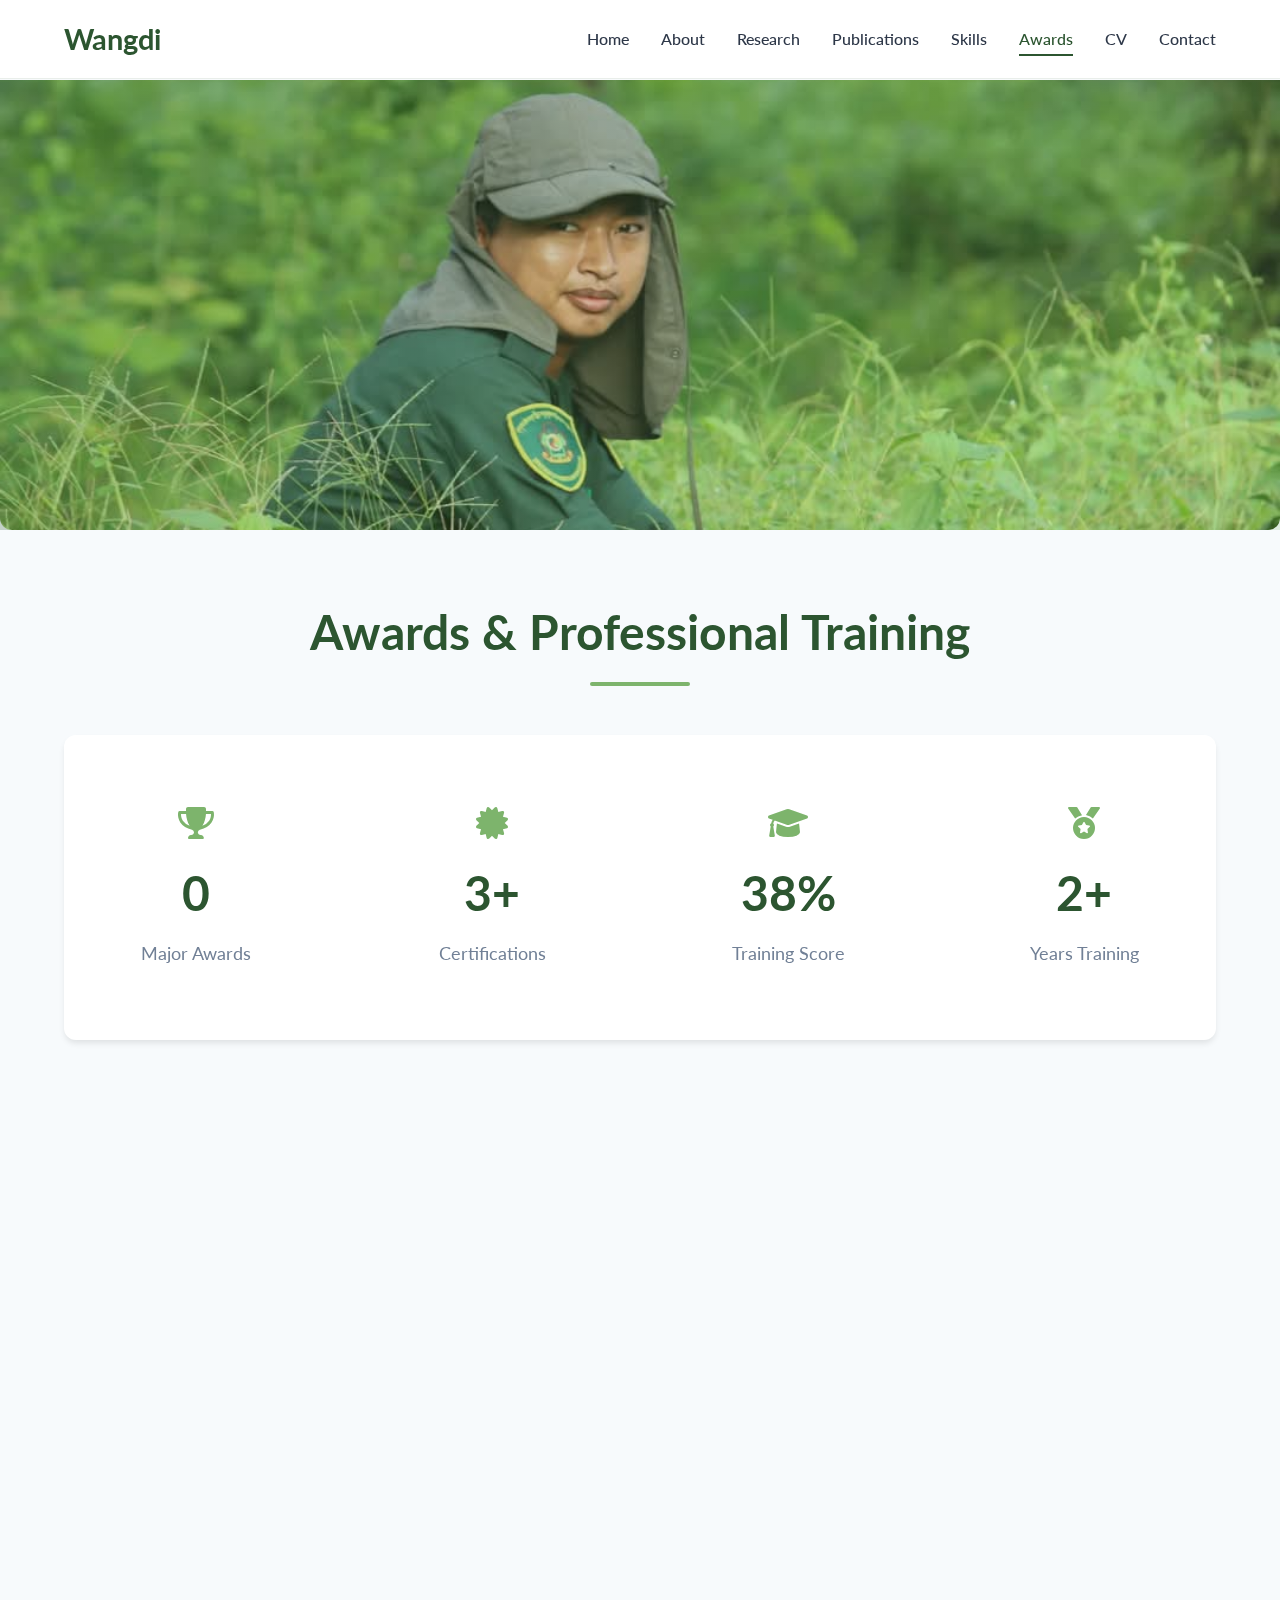
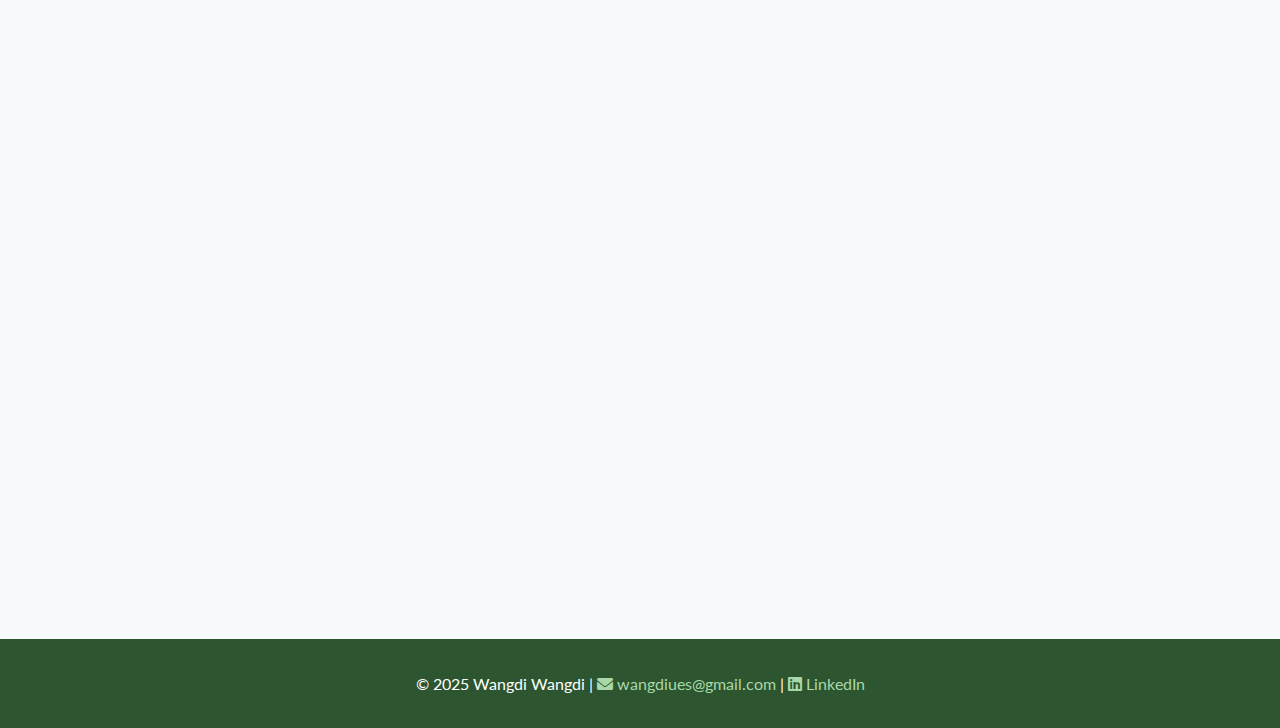
<file: awards.html>
<!DOCTYPE html>
<html lang="en">
<head>
    <meta charset="UTF-8">
    <meta name="viewport" content="width=device-width, initial-scale=1.0">
    <title>Awards & Training | Wangdi Wangdi</title>
    <!-- Google Fonts: Lato with multiple weights -->
    <link href="https://fonts.googleapis.com/css2?family=Lato:wght@300;400;600;700&display=swap" rel="stylesheet">
    <!-- AOS Library for Animations -->
    <link href="https://unpkg.com/aos@2.3.1/dist/aos.css" rel="stylesheet">
    <!-- Font Awesome for Icons -->
    <link rel="stylesheet" href="https://cdnjs.cloudflare.com/ajax/libs/font-awesome/6.0.0/css/all.min.css">
    
    <style>
        /* Reset and Base Styles */
        * {
            margin: 0;
            padding: 0;
            box-sizing: border-box;
        }

        :root {
            --primary-color: #2c5530;
            --secondary-color: #4a7c59;
            --accent-color: #7db46c;
            --light-green: #a8d8a8;
            --text-dark: #2d3748;
            --text-light: #718096;
            --background-light: #f7fafc;
            --white: #ffffff;
            --shadow: 0 4px 6px -1px rgba(0, 0, 0, 0.1);
            --shadow-lg: 0 10px 15px -3px rgba(0, 0, 0, 0.1);
            --border-radius: 12px;
            --transition: all 0.3s ease;
        }

        body {
            font-family: 'Lato', sans-serif;
            line-height: 1.6;
            color: var(--text-dark);
            background-color: var(--background-light);
        }

        /* Navigation Styles */
        header {
            position: fixed;
            top: 0;
            width: 100%;
            z-index: 1000;
            transition: var(--transition);
        }

        .navbar {
            display: flex;
            justify-content: space-between;
            align-items: center;
            padding: 1rem 5%;
            background: rgba(255, 255, 255, 0.95);
            backdrop-filter: blur(10px);
            border-bottom: 1px solid rgba(44, 85, 48, 0.1);
            transition: var(--transition);
        }

        .navbar.scrolled {
            background: rgba(255, 255, 255, 0.98);
            box-shadow: var(--shadow);
        }

        .logo {
            font-size: 1.8rem;
            font-weight: 700;
            color: var(--primary-color);
            text-decoration: none;
        }

        .nav-links {
            display: flex;
            list-style: none;
            gap: 2rem;
        }

        .nav-links li a {
            text-decoration: none;
            color: var(--text-dark);
            font-weight: 500;
            transition: var(--transition);
            position: relative;
            padding: 0.5rem 0;
        }

        .nav-links li a::after {
            content: '';
            position: absolute;
            bottom: 0;
            left: 0;
            width: 0;
            height: 2px;
            background: var(--primary-color);
            transition: var(--transition);
        }

        .nav-links li a:hover::after,
        .nav-links li a.active::after {
            width: 100%;
        }

        .nav-links li a:hover {
            color: var(--primary-color);
        }

        .nav-links li a[href="awards.html"] {
            color: var(--primary-color);
        }

        .nav-links li a[href="awards.html"]::after {
            width: 100%;
        }

        /* Mobile Menu Toggle */
        .mobile-menu-toggle {
            display: none;
            flex-direction: column;
            cursor: pointer;
            padding: 0.5rem;
        }

        .mobile-menu-toggle span {
            width: 25px;
            height: 3px;
            background: var(--primary-color);
            margin: 3px 0;
            transition: var(--transition);
            border-radius: 2px;
        }

        /* Hero Image Section */
        .field-hero {
            margin-top: 80px;
            height: 50vh;
            overflow: hidden;
            position: relative;
            display: flex;
            align-items: center;
            justify-content: center;
        }

        .field-hero img {
            width: 100%;
            height: 100%;
            object-fit: cover;
            border-radius: 0 0 var(--border-radius) var(--border-radius);
            transition: var(--transition);
        }

        .field-hero::before {
            content: '';
            position: absolute;
            top: 0;
            left: 0;
            right: 0;
            bottom: 0;
            background: linear-gradient(135deg, rgba(44, 85, 48, 0.3), rgba(125, 180, 108, 0.2));
            z-index: 1;
        }

        /* Awards Section */
        .awards {
            padding: 4rem 5% 2rem;
        }

        .container {
            max-width: 1200px;
            margin: 0 auto;
        }

        .awards h1 {
            font-size: 3rem;
            font-weight: 700;
            color: var(--primary-color);
            text-align: center;
            margin-bottom: 3rem;
            position: relative;
        }

        .awards h1::after {
            content: '';
            position: absolute;
            bottom: -15px;
            left: 50%;
            transform: translateX(-50%);
            width: 100px;
            height: 4px;
            background: var(--accent-color);
            border-radius: 2px;
        }

        /* Section Photos */
        .section-photo {
            margin: 3rem 0;
            text-align: center;
            position: relative;
            overflow: hidden;
            border-radius: var(--border-radius);
            box-shadow: var(--shadow-lg);
        }

        .section-photo img {
            width: 100%;
            max-width: 600px;
            height: auto;
            border-radius: var(--border-radius);
            transition: var(--transition);
        }

        .section-photo:hover img {
            transform: scale(1.02);
        }

        /* Section Titles */
        .section-title {
            margin: 4rem 0 2rem;
            text-align: center;
        }

        .section-title h2 {
            font-size: 2.2rem;
            color: var(--primary-color);
            font-weight: 600;
            display: inline-flex;
            align-items: center;
            gap: 0.5rem;
            padding: 1rem 2rem;
            background: var(--white);
            border-radius: var(--border-radius);
            box-shadow: var(--shadow);
            position: relative;
        }

        .section-title h2::before {
            content: '';
            position: absolute;
            top: 0;
            left: 0;
            right: 0;
            height: 4px;
            background: linear-gradient(90deg, var(--primary-color), var(--accent-color));
            border-radius: var(--border-radius) var(--border-radius) 0 0;
        }

        /* Awards Grid */
        .awards-grid {
            display: grid;
            grid-template-columns: repeat(auto-fit, minmax(350px, 1fr));
            gap: 2rem;
            margin: 2rem 0;
        }

        .award-card {
            background: var(--white);
            padding: 2rem;
            border-radius: var(--border-radius);
            box-shadow: var(--shadow);
            transition: var(--transition);
            border-left: 4px solid var(--accent-color);
            position: relative;
            overflow: hidden;
        }

        .award-card::before {
            content: '';
            position: absolute;
            top: 0;
            right: 0;
            width: 0;
            height: 100%;
            background: linear-gradient(135deg, rgba(125, 180, 108, 0.05), rgba(44, 85, 48, 0.05));
            transition: var(--transition);
            z-index: 1;
        }

        .award-card:hover::before {
            width: 100%;
        }

        .award-card:hover {
            transform: translateY(-8px);
            box-shadow: var(--shadow-lg);
            border-left-color: var(--primary-color);
        }

        .award-card h3 {
            font-size: 1.3rem;
            color: var(--primary-color);
            margin-bottom: 1rem;
            font-weight: 600;
            position: relative;
            z-index: 2;
            display: flex;
            align-items: center;
            gap: 0.5rem;
        }

        .award-card p {
            color: var(--text-light);
            line-height: 1.7;
            position: relative;
            z-index: 2;
        }

        /* Special styling for major awards */
        .major-award {
            background: linear-gradient(135deg, var(--white), rgba(125, 180, 108, 0.02));
            border-left: 4px solid var(--primary-color);
            box-shadow: 0 8px 25px rgba(44, 85, 48, 0.1);
        }

        .major-award h3 {
            color: var(--primary-color);
            font-size: 1.4rem;
        }

        /* Certificate Images Grid */
        .certificates-grid {
            display: grid;
            grid-template-columns: repeat(auto-fit, minmax(300px, 1fr));
            gap: 2rem;
            margin: 3rem 0;
        }

        .certificate-item {
            position: relative;
            overflow: hidden;
            border-radius: var(--border-radius);
            box-shadow: var(--shadow);
            transition: var(--transition);
        }

        .certificate-item:hover {
            transform: translateY(-5px);
            box-shadow: var(--shadow-lg);
        }

        .certificate-item img {
            width: 100%;
            height: 250px;
            object-fit: cover;
            border-radius: var(--border-radius);
            transition: var(--transition);
        }

        .certificate-item:hover img {
            transform: scale(1.05);
        }

        .certificate-overlay {
            position: absolute;
            bottom: 0;
            left: 0;
            right: 0;
            background: linear-gradient(transparent, rgba(44, 85, 48, 0.8));
            color: var(--white);
            padding: 1rem;
            transform: translateY(100%);
            transition: var(--transition);
        }

        .certificate-item:hover .certificate-overlay {
            transform: translateY(0);
        }

        /* Stats Section */
        .stats-section {
            background: var(--white);
            padding: 3rem 0;
            margin: 4rem 0;
            border-radius: var(--border-radius);
            box-shadow: var(--shadow);
        }

        .stats-grid {
            display: grid;
            grid-template-columns: repeat(auto-fit, minmax(200px, 1fr));
            gap: 2rem;
            text-align: center;
        }

        .stat-item {
            padding: 1.5rem;
        }

        .stat-number {
            font-size: 3rem;
            font-weight: 700;
            color: var(--primary-color);
            display: block;
        }

        .stat-label {
            font-size: 1.1rem;
            color: var(--text-light);
            margin-top: 0.5rem;
        }

        .stat-icon {
            font-size: 2rem;
            color: var(--accent-color);
            margin-bottom: 1rem;
        }

        /* Scroll to Top Button */
        .scroll-to-top {
            position: fixed;
            bottom: 2rem;
            right: 2rem;
            width: 50px;
            height: 50px;
            background: var(--primary-color);
            color: var(--white);
            text-decoration: none;
            border-radius: 50%;
            display: flex;
            align-items: center;
            justify-content: center;
            font-size: 1.2rem;
            opacity: 0;
            visibility: hidden;
            transition: var(--transition);
            box-shadow: var(--shadow);
            z-index: 1000;
        }

        .scroll-to-top.visible {
            opacity: 1;
            visibility: visible;
        }

        .scroll-to-top:hover {
            background: var(--secondary-color);
            transform: translateY(-3px);
        }

        /* Footer */
        footer {
            background: var(--primary-color);
            color: var(--white);
            text-align: center;
            padding: 2rem 5%;
            margin-top: 4rem;
        }

        footer a {
            color: var(--light-green);
            text-decoration: none;
            transition: var(--transition);
        }

        footer a:hover {
            color: var(--white);
        }

        /* Responsive Design */
        @media (max-width: 768px) {
            .mobile-menu-toggle {
                display: flex;
            }

            .nav-links {
                position: fixed;
                top: 100%;
                left: 0;
                width: 100%;
                background: var(--white);
                flex-direction: column;
                padding: 1rem 5%;
                gap: 1rem;
                box-shadow: var(--shadow);
                transform: translateY(-100%);
                opacity: 0;
                visibility: hidden;
                transition: var(--transition);
            }

            .nav-links.active {
                transform: translateY(0);
                opacity: 1;
                visibility: visible;
            }

            .field-hero {
                height: 30vh;
            }

            .awards h1 {
                font-size: 2.2rem;
            }

            .section-title h2 {
                font-size: 1.8rem;
                padding: 0.8rem 1.5rem;
            }

            .awards-grid {
                grid-template-columns: 1fr;
                gap: 1.5rem;
            }

            .certificates-grid {
                grid-template-columns: 1fr;
            }

            .stats-grid {
                grid-template-columns: repeat(2, 1fr);
            }
        }

        @media (max-width: 480px) {
            .awards {
                padding: 2rem 3%;
            }

            .awards h1 {
                font-size: 1.8rem;
            }

            .section-title h2 {
                font-size: 1.5rem;
                padding: 0.6rem 1rem;
            }

            .award-card {
                padding: 1.5rem;
            }

            .award-card h3 {
                font-size: 1.1rem;
            }

            .stats-grid {
                grid-template-columns: 1fr;
            }
        }

        /* Custom Scrollbar */
        ::-webkit-scrollbar {
            width: 8px;
        }

        ::-webkit-scrollbar-track {
            background: var(--background-light);
        }

        ::-webkit-scrollbar-thumb {
            background: var(--primary-color);
            border-radius: 4px;
        }

        ::-webkit-scrollbar-thumb:hover {
            background: var(--secondary-color);
        }
    </style>
</head>
<body>

    <!-- Navigation Bar -->
    <header>
        <nav class="navbar" id="navbar">
            <a href="index.html" class="logo">Wangdi</a>
            <div class="mobile-menu-toggle" id="mobile-menu-toggle">
                <span></span>
                <span></span>
                <span></span>
            </div>
            <ul class="nav-links" id="nav-links">
                <li><a href="index.html">Home</a></li>
                <li><a href="about.html">About</a></li>
                <li><a href="research_projects.html">Research</a></li>
                <li><a href="publications.html">Publications</a></li>
                <li><a href="skills.html">Skills</a></li>
                <li><a href="awards.html" class="active">Awards</a></li>
                <li><a href="cv.html">CV</a></li>
                <li><a href="contact.html">Contact</a></li>
            </ul>
        </nav>
    </header>

    <!-- Fieldwork Hero Image -->
    <section class="field-hero" data-aos="zoom-in" data-aos-duration="1000">
        <img src="images/fieldwork.jpg" alt="Field Work - Conservation in Action">
    </section>

    <!-- Awards and Training Section -->
    <section class="awards">
        <div class="container">
            <h1 data-aos="fade-down" data-aos-duration="1000">Awards & Professional Training</h1>

            <!-- Achievement Stats -->
            <div class="stats-section" data-aos="fade-up" data-aos-delay="200">
                <div class="stats-grid">
                    <div class="stat-item">
                        <i class="fas fa-trophy stat-icon"></i>
                        <span class="stat-number">2</span>
                        <div class="stat-label">Major Awards</div>
                    </div>
                    <div class="stat-item">
                        <i class="fas fa-certificate stat-icon"></i>
                        <span class="stat-number">8+</span>
                        <div class="stat-label">Certifications</div>
                    </div>
                    <div class="stat-item">
                        <i class="fas fa-graduation-cap stat-icon"></i>
                        <span class="stat-number">83%</span>
                        <div class="stat-label">Training Score</div>
                    </div>
                    <div class="stat-item">
                        <i class="fas fa-medal stat-icon"></i>
                        <span class="stat-number">5+</span>
                        <div class="stat-label">Years Training</div>
                    </div>
                </div>
            </div>

            <!-- Degree Receiving Photo -->
            <div class="section-photo" data-aos="fade-up" data-aos-delay="300">
                <img src="images/degree_ceremony.jpg" alt="Receiving Degree Certificate">
            </div>

            <!-- Major Awards Section -->
            <div class="section-title" data-aos="fade-right" data-aos-delay="400">
                <h2><i class="fas fa-trophy"></i> Major Awards & Scholarships</h2>
            </div>

            <div class="awards-grid">
                <div class="award-card major-award" data-aos="fade-up" data-aos-delay="500">
                    <h3><i class="fas fa-graduation-cap" style="color: var(--accent-color);"></i> SAF-Madanjeet Singh Scholarship (2017–2021)</h3>
                    <p>Received prestigious scholarship for Bachelor of Science (Hons) in Forestry, College of Natural Resources, Royal University of Bhutan. This highly competitive scholarship recognizes academic excellence and commitment to environmental conservation.</p>
                </div>
                <div class="award-card major-award" data-aos="fade-up" data-aos-delay="600">
                    <h3><i class="fas fa-flask" style="color: var(--accent-color);"></i> Research Training Practice Scholarship (Charles Darwin University)</h3>
                    <p>Selected for Research Excellence Scholarship in Environmental Science (pending confirmation). This opportunity recognizes outstanding research potential and commitment to advancing ecological knowledge.</p>
                </div>
            </div>

            <!-- Certificate Images -->
            <div class="certificates-grid" data-aos="fade-up" data-aos-delay="700">
                <div class="certificate-item">
                    <img src="images/certificate1.jpg" alt="Professional Certification 1">
                    <div class="certificate-overlay">
                        <h4>Professional Training Certificate</h4>
                        <p>Advanced conservation techniques</p>
                    </div>
                </div>
                <div class="certificate-item">
                    <img src="images/certificate2.jpg" alt="Professional Certification 2">
                    <div class="certificate-overlay">
                        <h4>GIS & Remote Sensing</h4>
                        <p>Spatial analysis certification</p>
                    </div>
                </div>
                <div class="certificate-item">
                    <img src="images/certificate3.jpg" alt="Professional Certification 3">
                    <div class="certificate-overlay">
                        <h4>Ecological Monitoring</h4>
                        <p>Biodiversity assessment skills</p>
                    </div>
                </div>
                <div class="certificate-item">
                    <img src="images/certificate4.jpg" alt="Professional Certification 4">
                    <div class="certificate-overlay">
                        <h4>Research Excellence</h4>
                        <p>Advanced research methodologies</p>
                    </div>
                </div>
            </div>

            <!-- Professional Trainings Section -->
            <div class="section-title" data-aos="fade-left" data-aos-delay="800">
                <h2><i class="fas fa-book-open"></i> Professional Training & Certifications</h2>
            </div>

            <div class="awards-grid">
                <div class="award-card" data-aos="zoom-in" data-aos-delay="900">
                    <h3><i class="fas fa-university"></i> Foundational In-service Training (FIT I) – RIM, Bhutan (2023)</h3>
                    <p>Developed comprehensive civil service competencies with exceptional performance, achieving a final score of 83%. This training enhanced leadership, governance, and public service delivery skills.</p>
                </div>
                <div class="award-card" data-aos="zoom-in" data-aos-delay="1000">
                    <h3><i class="fas fa-binoculars"></i> Ecological Monitoring – MOOC</h3>
                    <p>Advanced skills in ecosystem monitoring and biodiversity data collection techniques. Covers field methods, data analysis, and reporting standards for ecological assessments.</p>
                </div>
                <div class="award-card" data-aos="zoom-in" data-aos-delay="1100">
                    <h3><i class="fas fa-map"></i> Planning for Conservation – MOOC</h3>
                    <p>Comprehensive techniques for strategic conservation planning and action frameworks. Includes stakeholder engagement, priority setting, and implementation strategies.</p>
                </div>
                <div class="award-card" data-aos="zoom-in" data-aos-delay="1200">
                    <h3><i class="fas fa-tree"></i> Land in Focus – Forest Ecosystems – MOOC</h3>
                    <p>Remote sensing and spatial data analysis for forest ecosystems. Advanced techniques in satellite imagery analysis, forest monitoring, and change detection.</p>
                </div>
                <div class="award-card" data-aos="zoom-in" data-aos-delay="1300">
                    <h3><i class="fas fa-seedling"></i> Ecosystem Restoration – MOOC</h3>
                    <p>Principles and methodologies for restoring degraded ecosystems. Covers restoration planning, implementation techniques, and monitoring protocols.</p>
                </div>
                <div class="award-card" data-aos="zoom-in" data-aos-delay="1400">
                    <h3><i class="fas fa-globe"></i> Integrated Spatial Planning for Biodiversity and Climate Resilience – MOOC</h3>
                    <p>Advanced spatial planning techniques integrating biodiversity conservation with climate adaptation strategies for landscape-scale management.</p>
                </div>
                <div class="award-card" data-aos="zoom-in" data-aos-delay="1500">
                    <h3><i class="fas fa-database"></i> Using Spatial Data for Biodiversity – MOOC</h3>
                    <p>Specialized training in spatial data applications for biodiversity research and conservation planning using modern GIS and remote sensing technologies.</p>
                </div>
                <div class="award-card" data-aos="zoom-in" data-aos-delay="1600">
                    <h3><i class="fas fa-laptop"></i> G-Suite, OFS, FIRMS, SDSS Training</h3>
                    <p>Department of Forests and Park Services, Bhutan. Comprehensive digital tools training for forest management, monitoring systems, and data management platforms.</p>
                </div>
            </div>

        </div>
    </section>

    <!-- Scroll to top button -->
    <a href="#" class="scroll-to-top" id="scroll-to-top">
        <i class="fas fa-chevron-up"></i>
    </a>

    <!-- Footer -->
    <footer>
        <p>© 2025 Wangdi Wangdi | <a href="mailto:wangdiues@gmail.com"><i class="fas fa-envelope"></i> wangdiues@gmail.com</a> | <a href="https://www.linkedin.com/in/wangdi-wangdi/" target="_blank" rel="noopener"><i class="fab fa-linkedin"></i> LinkedIn</a></p>
    </footer>

    <!-- AOS Script for Animation -->
    <script src="https://unpkg.com/aos@2.3.1/dist/aos.js"></script>
    <script>
        // Initialize AOS (Animate On Scroll)
        AOS.init({
            duration: 800,
            easing: 'ease-in-out',
            once: true,
            offset: 100,
            delay: 100
        });

        // Mobile menu toggle functionality
        const mobileMenuToggle = document.getElementById('mobile-menu-toggle');
        const navLinks = document.getElementById('nav-links');

        mobileMenuToggle.addEventListener('click', () => {
            navLinks.classList.toggle('active');
            
            // Animate hamburger menu
            const spans = mobileMenuToggle.querySelectorAll('span');
            if (navLinks.classList.contains('active')) {
                spans[0].style.transform = 'rotate(45deg) translate(5px, 5px)';
                spans[1].style.opacity = '0';
                spans[2].style.transform = 'rotate(-45deg) translate(7px, -6px)';
            } else {
                spans.forEach(span => {
                    span.style.transform = '';
                    span.style.opacity = '';
                });
            }
        });

        // Close mobile menu when clicking on a link
        navLinks.addEventListener('click', (e) => {
            if (e.target.tagName === 'A') {
                navLinks.classList.remove('active');
                const spans = mobileMenuToggle.querySelectorAll('span');
                spans.forEach(span => {
                    span.style.transform = '';
                    span.style.opacity = '';
                });
            }
        });

        // Navbar scroll effect
        const navbar = document.getElementById('navbar');
        let lastScrollTop = 0;

        window.addEventListener('scroll', () => {
            const currentScroll = window.pageYOffset || document.documentElement.scrollTop;
            
            // Add scrolled class for styling
            if (currentScroll > 100) {
                navbar.classList.add('scrolled');
            } else {
                navbar.classList.remove('scrolled');
            }
            
            // Hide/show navbar on scroll
            if (currentScroll > lastScrollTop && currentScroll > 200) {
                navbar.style.transform = 'translateY(-100%)';
            } else {
                navbar.style.transform = 'translateY(0)';
            }
            
            lastScrollTop = currentScroll <= 0 ? 0 : currentScroll;
        });

        // Scroll to top button functionality
        const scrollToTopBtn = document.getElementById('scroll-to-top');
        
        window.addEventListener('scroll', () => {
            if (window.scrollY > 300) {
                scrollToTopBtn.classList.add('visible');
            } else {
                scrollToTopBtn.classList.remove('visible');
            }
        });

        scrollToTopBtn.addEventListener('click', (e) => {
            e.preventDefault();
            window.scrollTo({
                top: 0,
                behavior: 'smooth'
            });
        });

        // Smooth scrolling for anchor links
        document.querySelectorAll('a[href^="#"]').forEach(anchor => {
            anchor.addEventListener('click', function (e) {
                e.preventDefault();
                const target = document.querySelector(this.getAttribute('href'));
                if (target) {
                    target.scrollIntoView({
                        behavior: 'smooth',
                        block: 'start'
                    });
                }
            });
        });

        // Counter animation for stats
        function animateCounters() {
            const counters = document.querySelectorAll('.stat-number');
            counters.forEach(counter => {
                const target = counter.textContent;
                const numericTarget = parseInt(target.replace(/[^\d]/g, ''));
                const suffix = target.replace(/[\d]/g, '');
                
                if (numericTarget) {
                    let current = 0;
                    const increment = numericTarget / 30;
                    const timer = setInterval(() => {
                        current += increment;
                        if (current >= numericTarget) {
                            counter.textContent = target;
                            clearInterval(timer);
                        } else {
                            counter.textContent = Math.floor(current) + suffix;
                        }
                    }, 50);
                }
            });
        }

        // Trigger counter animation when stats section is visible
        const statsSection = document.querySelector('.stats-section');
        if (statsSection) {
            const observer = new IntersectionObserver((entries) => {
                entries.forEach(entry => {
                    if (entry.isIntersecting) {
                        animateCounters();
                        observer.unobserve(entry.target);
                    }
                });
            }, { threshold: 0.5 });

            observer.observe(statsSection);
        }

        // Error handling for missing images
        document.querySelectorAll('img').forEach(img => {
            img.addEventListener('error', function() {
                if (this.alt.includes('Certificate') || this.alt.includes('Training')) {
                    this.src = 'data:image/svg+xml,<svg xmlns="http://www.w3.org/2000/svg" width="400" height="300" viewBox="0 0 400 300"><rect width="400" height="300" fill="%23f0f0f0"/><rect x="20" y="20" width="360" height="260" fill="%23fff" stroke="%2343A047" stroke-width="3"/><text x="200" y="120" font-family="Arial" font-size="18" fill="%2343A047" text-anchor="middle" font-weight="bold">CERTIFICATE</text><text x="200" y="150" font-family="Arial" font-size="14" fill="%23666" text-anchor="middle">Professional Training</text><text x="200" y="180" font-family="Arial" font-size="12" fill="%23999" text-anchor="middle">Achievement Recognition</text></svg>';
                } else if (this.alt.includes('Field') || this.alt.includes('Degree')) {
                    this.src = 'data:image/svg+xml,<svg xmlns="http://www.w3.org/2000/svg" width="600" height="400" viewBox="0 0 600 400"><rect width="600" height="400" fill="%23E8F5E8"/><circle cx="150" cy="100" r="40" fill="%2343A047"/><rect x="50" y="200" width="500" height="150" fill="%234CAF50" opacity="0.7"/><text x="300" y="320" font-family="Arial" font-size="16" fill="%23fff" text-anchor="middle" font-weight="bold">Professional Achievement</text></svg>';
                } else {
                    this.src = 'data:image/svg+xml,<svg xmlns="http://www.w3.org/2000/svg" width="400" height="300" viewBox="0 0 400 300"><rect width="400" height="300" fill="%23f0f0f0"/><text x="200" y="150" font-family="Arial" font-size="16" fill="%23999" text-anchor="middle" dy=".3em">Image not available</text></svg>';
                }
            });
        });

        // Enhanced hover effects for award cards
        document.querySelectorAll('.award-card').forEach(card => {
            card.addEventListener('mouseenter', function() {
                this.style.transform = 'translateY(-8px) scale(1.02)';
            });
            
            card.addEventListener('mouseleave', function() {
                this.style.transform = 'translateY(0) scale(1)';
            });
        });

        // Certificate overlay animations
        document.querySelectorAll('.certificate-item').forEach(item => {
            const overlay = item.querySelector('.certificate-overlay');
            if (overlay) {
                item.addEventListener('mouseenter', function() {
                    overlay.style.transform = 'translateY(0)';
                });
                
                item.addEventListener('mouseleave', function() {
                    overlay.style.transform = 'translateY(100%)';
                });
            }
        });

        // Performance optimization: Debounce scroll events
        function debounce(func, wait) {
            let timeout;
            return function executedFunction(...args) {
                const later = () => {
                    clearTimeout(timeout);
                    func(...args);
                };
                clearTimeout(timeout);
                timeout = setTimeout(later, wait);
            };
        }

        // Enhanced loading animations
        window.addEventListener('load', () => {
            document.body.classList.add('loaded');
            
            // Stagger animation delays for award cards
            const awardCards = document.querySelectorAll('.award-card');
            awardCards.forEach((card, index) => {
                card.style.animationDelay = `${index * 0.1}s`;
            });
        });

        // Parallax effect for hero image
        window.addEventListener('scroll', debounce(() => {
            const heroImg = document.querySelector('.field-hero img');
            if (heroImg) {
                const scrolled = window.pageYOffset;
                const rate = scrolled * -0.5;
                heroImg.style.transform = `translateY(${rate}px)`;
            }
        }, 16));
    </script>

</body>
</html>
</file>
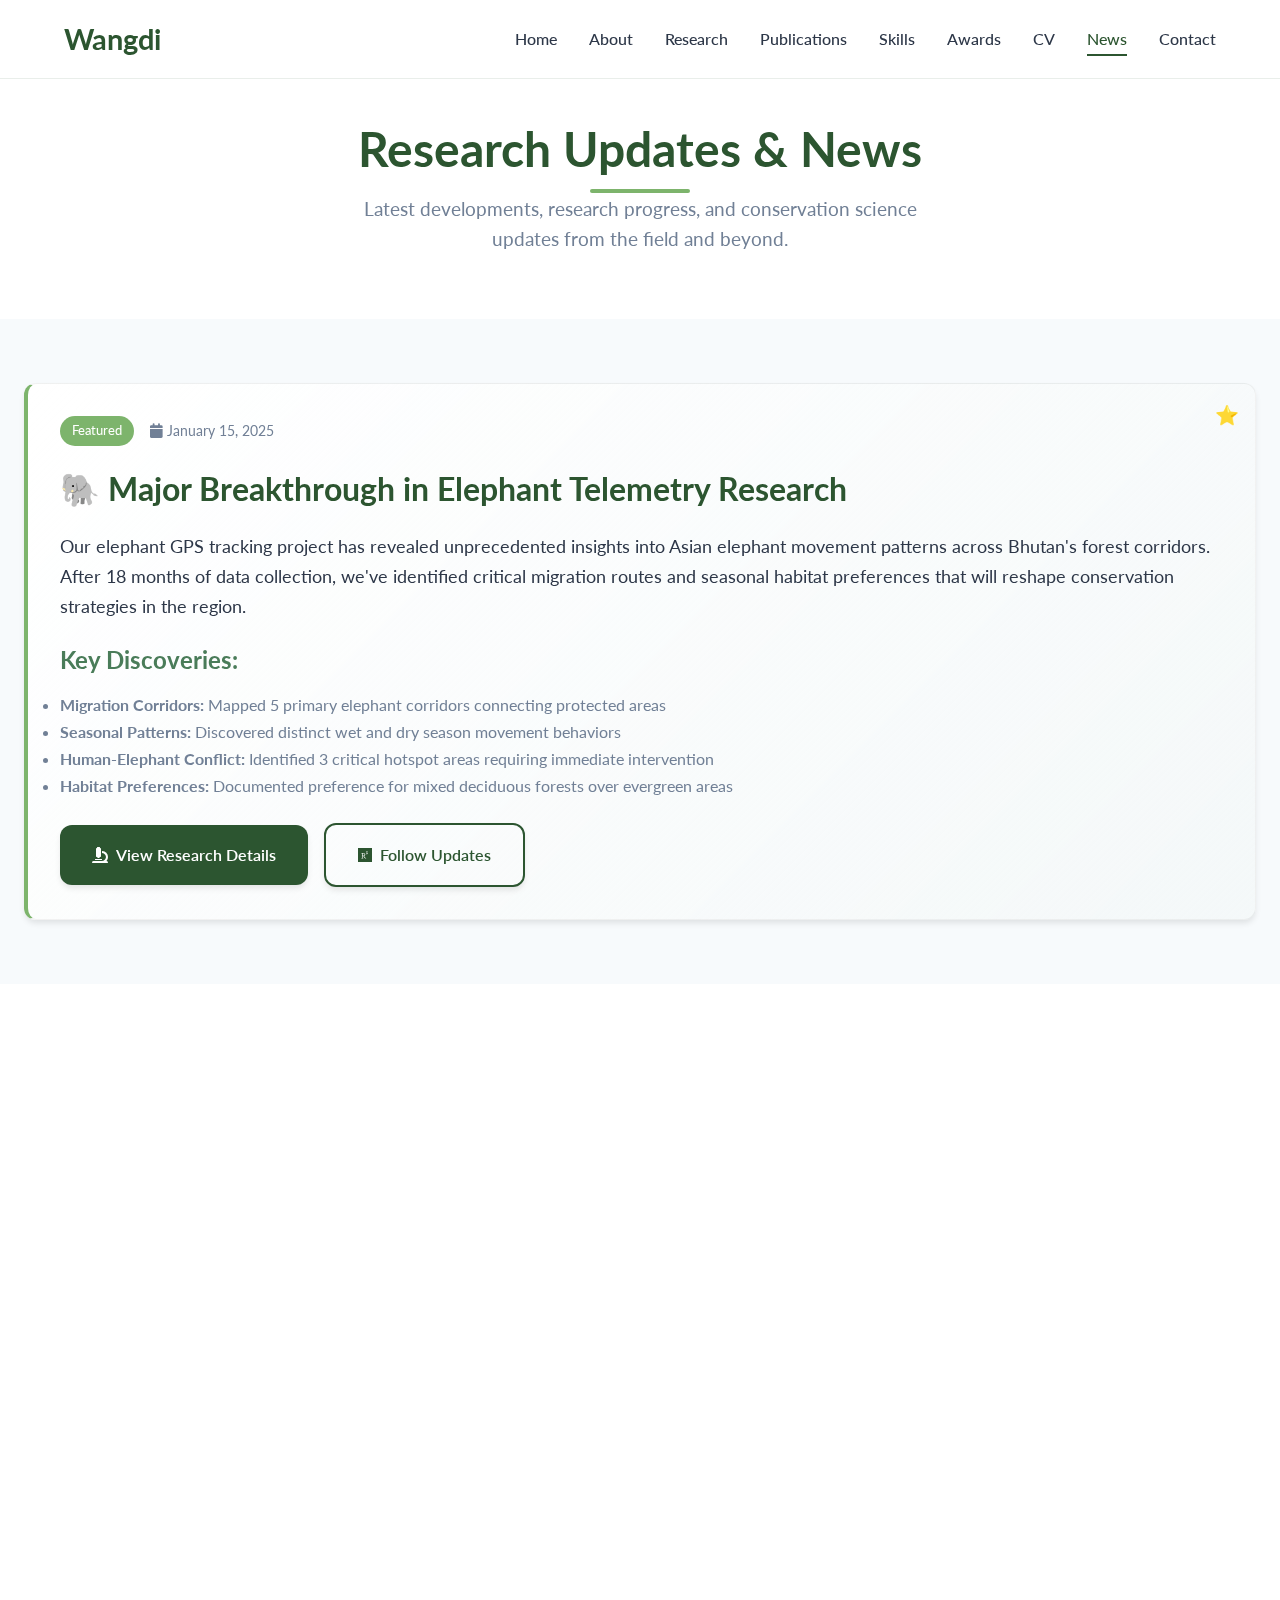
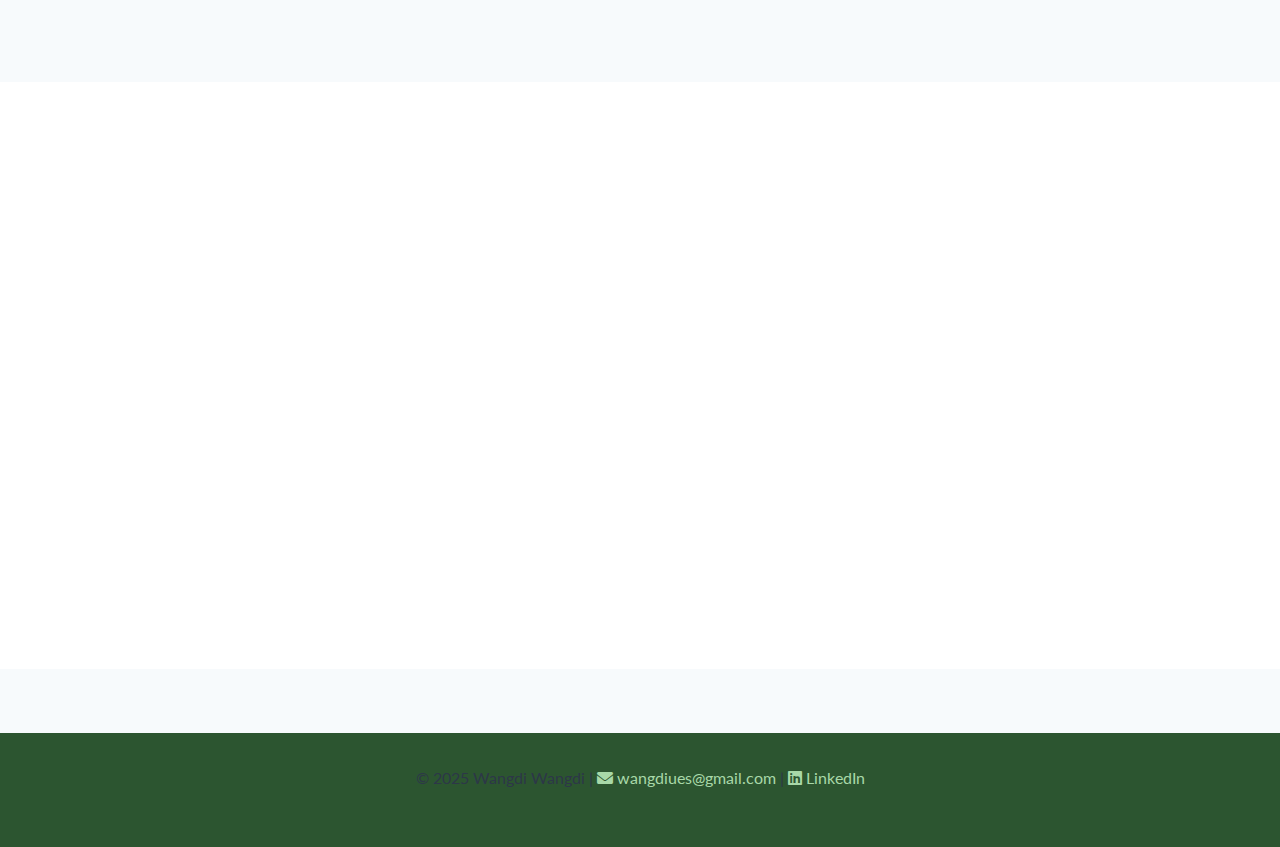
<file: blog.html>
<!DOCTYPE html>
<html lang="en">
<head>
    <meta charset="UTF-8">
    <meta name="viewport" content="width=device-width, initial-scale=1.0">
    <title>Research Updates & News | Wangdi Wangdi</title>
    <link rel="stylesheet" href="style.css">
    <!-- Google Fonts: Lato with multiple weights -->
    <link href="https://fonts.googleapis.com/css2?family=Lato:wght@300;400;600;700&display=swap" rel="stylesheet">
    <!-- AOS Library for Animations -->
    <link href="https://unpkg.com/aos@2.3.1/dist/aos.css" rel="stylesheet">
    <!-- Font Awesome for Icons -->
    <link rel="stylesheet" href="https://cdnjs.cloudflare.com/ajax/libs/font-awesome/6.0.0/css/all.min.css">
</head>
<body>

    <!-- Navigation Bar -->
    <header>
        <nav class="navbar" id="navbar">
            <a href="index.html" class="logo">Wangdi</a>
            <div class="mobile-menu-toggle" id="mobile-menu-toggle">
                <span></span>
                <span></span>
                <span></span>
            </div>
            <ul class="nav-links" id="nav-links">
                <li><a href="index.html">Home</a></li>
                <li><a href="about.html">About</a></li>
                <li><a href="research_projects.html">Research</a></li>
                <li><a href="publications.html">Publications</a></li>
                <li><a href="skills.html">Skills</a></li>
                <li><a href="awards.html">Awards</a></li>
                <li><a href="cv.html">CV</a></li>
                <li><a href="blog.html" class="active">News</a></li>
                <li><a href="contact.html">Contact</a></li>
            </ul>
        </nav>
    </header>

    <!-- Page Header -->
    <section class="page-header">
        <div class="container">
            <h1 class="page-title" data-aos="fade-down" data-aos-duration="1000">Research Updates & News</h1>
            <p class="page-subtitle" data-aos="fade-up" data-aos-delay="200">
                Latest developments, research progress, and conservation science updates from the field and beyond.
            </p>
        </div>
    </section>

    <!-- Featured Post -->
    <section class="section">
        <div class="container">
            <div class="card featured" data-aos="fade-up" data-aos-delay="300">
                <div class="card-content">
                    <div style="display: flex; align-items: center; gap: var(--space-sm); margin-bottom: var(--space-md);">
                        <span style="background: var(--accent-color); color: white; padding: 0.25rem 0.75rem; border-radius: 20px; font-size: 0.8rem;">Featured</span>
                        <span style="color: var(--text-light); font-size: 0.9rem;">
                            <i class="fas fa-calendar"></i> January 15, 2025
                        </span>
                    </div>
                    
                    <h2 style="color: var(--primary-color); font-size: 2rem; margin-bottom: var(--space-md);">
                        🐘 Major Breakthrough in Elephant Telemetry Research
                    </h2>
                    
                    <p class="mb-md" style="font-size: 1.1rem;">
                        Our elephant GPS tracking project has revealed unprecedented insights into Asian elephant movement patterns across Bhutan's forest corridors. After 18 months of data collection, we've identified critical migration routes and seasonal habitat preferences that will reshape conservation strategies in the region.
                    </p>
                    
                    <div class="mb-md">
                        <h4 style="color: var(--secondary-color); margin-bottom: var(--space-sm);">Key Discoveries:</h4>
                        <ul style="color: var(--text-light); line-height: 1.7;">
                            <li><strong>Migration Corridors:</strong> Mapped 5 primary elephant corridors connecting protected areas</li>
                            <li><strong>Seasonal Patterns:</strong> Discovered distinct wet and dry season movement behaviors</li>
                            <li><strong>Human-Elephant Conflict:</strong> Identified 3 critical hotspot areas requiring immediate intervention</li>
                            <li><strong>Habitat Preferences:</strong> Documented preference for mixed deciduous forests over evergreen areas</li>
                        </ul>
                    </div>

                    <div style="display: flex; gap: var(--space-sm); flex-wrap: wrap; align-items: center;">
                        <a href="research_projects.html" class="btn">
                            <i class="fas fa-microscope"></i> View Research Details
                        </a>
                        <a href="https://www.researchgate.net/profile/Wangdi-Wangdi" target="_blank" class="btn btn-secondary">
                            <i class="fab fa-researchgate"></i> Follow Updates
                        </a>
                    </div>
                </div>
            </div>
        </div>
    </section>

    <!-- Recent Updates -->
    <section class="section" style="background: var(--white);">
        <div class="container">
            <!-- Section Header -->
            <div class="section-header" data-aos="fade-up" data-aos-delay="400">
                <h2 class="section-title">Recent Updates</h2>
                <p class="section-subtitle">Latest news, research progress, and field reports</p>
            </div>

            <!-- Updates Grid -->
            <div class="grid grid-auto">
                <!-- Update 1 -->
                <div class="card" data-aos="fade-up" data-aos-delay="500">
                    <div class="card-content">
                        <div style="display: flex; justify-content: space-between; align-items: center; margin-bottom: var(--space-sm);">
                            <span style="background: var(--primary-color); color: white; padding: 0.25rem 0.75rem; border-radius: 20px; font-size: 0.8rem;">Research</span>
                            <span style="color: var(--text-light); font-size: 0.9rem;">
                                <i class="fas fa-calendar"></i> January 10, 2025
                            </span>
                        </div>
                        
                        <h3 class="card-title">
                            <i class="fas fa-tree"></i>
                            Abies densa Climate Study Published
                        </h3>
                        
                        <p class="mb-md">Our comprehensive climate vulnerability assessment for Bhutan Fir has been accepted for publication in the Journal of Mountain Science. The study reveals significant habitat contractions under future climate scenarios.</p>
                        
                        <a href="publications.html" class="btn btn-secondary" style="font-size: 0.9rem;">
                            <i class="fas fa-file-alt"></i> Read Publication
                        </a>
                    </div>
                </div>

                <!-- Update 2 -->
                <div class="card" data-aos="fade-up" data-aos-delay="600">
                    <div class="card-content">
                        <div style="display: flex; justify-content: space-between; align-items: center; margin-bottom: var(--space-sm);">
                            <span style="background: var(--secondary-color); color: white; padding: 0.25rem 0.75rem; border-radius: 20px; font-size: 0.8rem;">Field Work</span>
                            <span style="color: var(--text-light); font-size: 0.9rem;">
                                <i class="fas fa-calendar"></i> January 5, 2025
                            </span>
                        </div>
                        
                        <h3 class="card-title">
                            <i class="fas fa-camera"></i>
                            New Camera Trap Deployment Complete
                        </h3>
                        
                        <p class="mb-md">Successfully deployed 40 new camera traps across Royal Manas National Park as part of our multi-species occupancy study. Expecting first data retrieval in March 2025.</p>
                        
                        <a href="research_projects.html" class="btn btn-secondary" style="font-size: 0.9rem;">
                            <i class="fas fa-map"></i> View Project
                        </a>
                    </div>
                </div>

                <!-- Update 3 -->
                <div class="card" data-aos="fade-up" data-aos-delay="700">
                    <div class="card-content">
                        <div style="display: flex; justify-content: space-between; align-items: center; margin-bottom: var(--space-sm);">
                            <span style="background: var(--accent-color); color: white; padding: 0.25rem 0.75rem; border-radius: 20px; font-size: 0.8rem;">Award</span>
                            <span style="color: var(--text-light); font-size: 0.9rem;">
                                <i class="fas fa-calendar"></i> December 20, 2024
                            </span>
                        </div>
                        
                        <h3 class="card-title">
                            <i class="fas fa-award"></i>
                            Excellence in Conservation Research Award
                        </h3>
                        
                        <p class="mb-md">Honored to receive the "Excellence in Conservation Research" award from the Bhutan Ecological Society for contributions to spatial ecology and species conservation.</p>
                        
                        <a href="awards.html" class="btn btn-secondary" style="font-size: 0.9rem;">
                            <i class="fas fa-trophy"></i> View Awards
                        </a>
                    </div>
                </div>

                <!-- Update 4 -->
                <div class="card" data-aos="fade-up" data-aos-delay="800">
                    <div class="card-content">
                        <div style="display: flex; justify-content: space-between; align-items: center; margin-bottom: var(--space-sm);">
                            <span style="background: var(--primary-color); color: white; padding: 0.25rem 0.75rem; border-radius: 20px; font-size: 0.8rem;">Conference</span>
                            <span style="color: var(--text-light); font-size: 0.9rem;">
                                <i class="fas fa-calendar"></i> December 15, 2024
                            </span>
                        </div>
                        
                        <h3 class="card-title">
                            <i class="fas fa-users"></i>
                            International Conservation Conference Presentation
                        </h3>
                        
                        <p class="mb-md">Presented findings on salt lick wildlife usage at the International Conference on Himalayan Biodiversity in Kathmandu. Great response from the conservation community!</p>
                        
                        <div style="color: var(--text-light); font-size: 0.9rem;">
                            <i class="fas fa-map-marker-alt"></i> Kathmandu, Nepal
                        </div>
                    </div>
                </div>

                <!-- Update 5 -->
                <div class="card" data-aos="fade-up" data-aos-delay="900">
                    <div class="card-content">
                        <div style="display: flex; justify-content: space-between; align-items: center; margin-bottom: var(--space-sm);">
                            <span style="background: var(--secondary-color); color: white; padding: 0.25rem 0.75rem; border-radius: 20px; font-size: 0.8rem;">Collaboration</span>
                            <span style="color: var(--text-light); font-size: 0.9rem;">
                                <i class="fas fa-calendar"></i> December 1, 2024
                            </span>
                        </div>
                        
                        <h3 class="card-title">
                            <i class="fas fa-handshake"></i>
                            New Partnership with WWF Bhutan
                        </h3>
                        
                        <p class="mb-md">Excited to announce a new collaborative project with WWF Bhutan focusing on tiger corridor connectivity assessment using advanced spatial modeling techniques.</p>
                        
                        <a href="contact.html" class="btn btn-secondary" style="font-size: 0.9rem;">
                            <i class="fas fa-envelope"></i> Collaboration Opportunities
                        </a>
                    </div>
                </div>

                <!-- Update 6 -->
                <div class="card" data-aos="fade-up" data-aos-delay="1000">
                    <div class="card-content">
                        <div style="display: flex; justify-content: space-between; align-items: center; margin-bottom: var(--space-sm);">
                            <span style="background: var(--accent-color); color: white; padding: 0.25rem 0.75rem; border-radius: 20px; font-size: 0.8rem;">Training</span>
                            <span style="color: var(--text-light); font-size: 0.9rem;">
                                <i class="fas fa-calendar"></i> November 20, 2024
                            </span>
                        </div>
                        
                        <h3 class="card-title">
                            <i class="fas fa-graduation-cap"></i>
                            GIS Workshop for Forest Rangers
                        </h3>
                        
                        <p class="mb-md">Successfully conducted a 5-day intensive GIS training workshop for 25 forest rangers from across Bhutan, focusing on wildlife monitoring and habitat assessment techniques.</p>
                        
                        <a href="skills.html" class="btn btn-secondary" style="font-size: 0.9rem;">
                            <i class="fas fa-chalkboard-teacher"></i> Training Experience
                        </a>
                    </div>
                </div>
            </div>
        </div>
    </section>

    <!-- Upcoming Events -->
    <section class="section">
        <div class="container">
            <!-- Section Header -->
            <div class="section-header" data-aos="fade-up" data-aos-delay="1100">
                <h2 class="section-title">Upcoming Events & Milestones</h2>
                <p class="section-subtitle">What's coming next in our research journey</p>
            </div>

            <!-- Timeline -->
            <div class="grid grid-auto">
                <!-- Event 1 -->
                <div class="card" data-aos="fade-up" data-aos-delay="1200" style="border-left: 4px solid var(--accent-color);">
                    <div class="card-content">
                        <div style="display: flex; align-items: center; gap: var(--space-sm); margin-bottom: var(--space-sm);">
                            <i class="fas fa-calendar-check" style="color: var(--accent-color); font-size: 1.2rem;"></i>
                            <strong style="color: var(--accent-color);">February 2025</strong>
                        </div>
                        
                        <h3 class="card-title">Rhododendron Survey Field Season</h3>
                        <p>Beginning comprehensive field surveys for endemic Rhododendron species across high-altitude sites in central and eastern Bhutan.</p>
                    </div>
                </div>

                <!-- Event 2 -->
                <div class="card" data-aos="fade-up" data-aos-delay="1300" style="border-left: 4px solid var(--secondary-color);">
                    <div class="card-content">
                        <div style="display: flex; align-items: center; gap: var(--space-sm); margin-bottom: var(--space-sm);">
                            <i class="fas fa-presentation" style="color: var(--secondary-color); font-size: 1.2rem;"></i>
                            <strong style="color: var(--secondary-color);">March 2025</strong>
                        </div>
                        
                        <h3 class="card-title">Asian Elephant Conference - Malaysia</h3>
                        <p>Presenting preliminary findings from our elephant telemetry study at the International Asian Elephant Conference in Kuala Lumpur.</p>
                    </div>
                </div>

                <!-- Event 3 -->
                <div class="card" data-aos="fade-up" data-aos-delay="1400" style="border-left: 4px solid var(--primary-color);">
                    <div class="card-content">
                        <div style="display: flex; align-items: center; gap: var(--space-sm); margin-bottom: var(--space-sm);">
                            <i class="fas fa-book" style="color: var(--primary-color); font-size: 1.2rem;"></i>
                            <strong style="color: var(--primary-color);">April 2025</strong>
                        </div>
                        
                        <h3 class="card-title">PhD Application Deadline</h3>
                        <p>Submitting applications for PhD programs focusing on landscape ecology and conservation genomics at top universities in Australia and Europe.</p>
                    </div>
                </div>
            </div>

            <!-- Newsletter Signup -->
            <div class="text-center mt-xl" data-aos="fade-up" data-aos-delay="1500">
                <div style="background: var(--white); padding: var(--space-xl); border-radius: var(--border-radius); box-shadow: var(--shadow); max-width: 600px; margin: 0 auto;">
                    <h3 style="color: var(--primary-color); margin-bottom: var(--space-sm);">Stay Updated</h3>
                    <p style="color: var(--text-light); margin-bottom: var(--space-lg);">
                        Get notified about new research findings, publication releases, and field updates directly to your inbox.
                    </p>
                    
                    <div style="display: flex; gap: var(--space-sm); flex-wrap: wrap; justify-content: center;">
                        <a href="contact.html" class="btn">
                            <i class="fas fa-envelope"></i> Subscribe to Updates
                        </a>
                        <a href="https://www.researchgate.net/profile/Wangdi-Wangdi" target="_blank" class="btn btn-secondary">
                            <i class="fab fa-researchgate"></i> Follow on ResearchGate
                        </a>
                    </div>
                </div>
            </div>
        </div>
    </section>

    <!-- Categories -->
    <section class="section" style="background: var(--white);">
        <div class="container">
            <div class="section-header" data-aos="fade-up" data-aos-delay="1600">
                <h2 class="section-title">Update Categories</h2>
                <p class="section-subtitle">Explore updates by topic and research area</p>
            </div>

            <div class="grid grid-auto">
                <div class="card" data-aos="fade-up" data-aos-delay="1700">
                    <div class="card-content text-center">
                        <i class="fas fa-microscope" style="font-size: 2.5rem; color: var(--primary-color); margin-bottom: var(--space-sm);"></i>
                        <h3 class="card-title">Research Progress</h3>
                        <p style="margin-bottom: var(--space-md);">Updates on ongoing studies, data collection, and analysis milestones.</p>
                        <div style="background: var(--primary-color); color: white; padding: 0.25rem 0.75rem; border-radius: 20px; font-size: 0.8rem; display: inline-block;">12 Updates</div>
                    </div>
                </div>
                
                <div class="card" data-aos="fade-up" data-aos-delay="1800">
                    <div class="card-content text-center">
                        <i class="fas fa-file-alt" style="font-size: 2.5rem; color: var(--secondary-color); margin-bottom: var(--space-sm);"></i>
                        <h3 class="card-title">Publications</h3>
                        <p style="margin-bottom: var(--space-md);">New publications, journal acceptances, and peer review milestones.</p>
                        <div style="background: var(--secondary-color); color: white; padding: 0.25rem 0.75rem; border-radius: 20px; font-size: 0.8rem; display: inline-block;">8 Updates</div>
                    </div>
                </div>
                
                <div class="card" data-aos="fade-up" data-aos-delay="1900">
                    <div class="card-content text-center">
                        <i class="fas fa-hiking" style="font-size: 2.5rem; color: var(--accent-color); margin-bottom: var(--space-sm);"></i>
                        <h3 class="card-title">Field Work</h3>
                        <p style="margin-bottom: var(--space-md);">Reports from the field, data collection campaigns, and field site discoveries.</p>
                        <div style="background: var(--accent-color); color: white; padding: 0.25rem 0.75rem; border-radius: 20px; font-size: 0.8rem; display: inline-block;">15 Updates</div>
                    </div>
                </div>
                
                <div class="card" data-aos="fade-up" data-aos-delay="2000">
                    <div class="card-content text-center">
                        <i class="fas fa-users" style="font-size: 2.5rem; color: var(--text-light); margin-bottom: var(--space-sm);"></i>
                        <h3 class="card-title">Collaborations</h3>
                        <p style="margin-bottom: var(--space-md);">New partnerships, joint projects, and conference presentations.</p>
                        <div style="background: var(--text-light); color: white; padding: 0.25rem 0.75rem; border-radius: 20px; font-size: 0.8rem; display: inline-block;">6 Updates</div>
                    </div>
                </div>
            </div>
        </div>
    </section>

    <!-- Scroll to top button -->
    <a href="#" class="scroll-to-top" id="scroll-to-top">
        <i class="fas fa-chevron-up"></i>
    </a>

    <!-- Footer -->
    <footer>
        <p>© 2025 Wangdi Wangdi | <a href="mailto:wangdiues@gmail.com"><i class="fas fa-envelope"></i> wangdiues@gmail.com</a> | <a href="https://www.linkedin.com/in/wangdi-wangdi/" target="_blank"><i class="fab fa-linkedin"></i> LinkedIn</a></p>
    </footer>

    <!-- AOS Script -->
    <script src="https://unpkg.com/aos@2.3.1/dist/aos.js"></script>
    <script>
        // Initialize AOS (Animate On Scroll)
        AOS.init({
            duration: 800,
            easing: 'ease-in-out',
            once: true,
            offset: 100,
            delay: 100
        });

        // Mobile menu toggle functionality
        const mobileMenuToggle = document.getElementById('mobile-menu-toggle');
        const navLinks = document.getElementById('nav-links');

        if (mobileMenuToggle && navLinks) {
            mobileMenuToggle.addEventListener('click', () => {
                navLinks.classList.toggle('active');
                
                // Animate hamburger menu
                const spans = mobileMenuToggle.querySelectorAll('span');
                if (navLinks.classList.contains('active')) {
                    spans[0].style.transform = 'rotate(45deg) translate(5px, 5px)';
                    spans[1].style.opacity = '0';
                    spans[2].style.transform = 'rotate(-45deg) translate(7px, -6px)';
                } else {
                    spans.forEach(span => {
                        span.style.transform = '';
                        span.style.opacity = '';
                    });
                }
            });

            // Close mobile menu when clicking on a link
            navLinks.addEventListener('click', (e) => {
                if (e.target.tagName === 'A') {
                    navLinks.classList.remove('active');
                    const spans = mobileMenuToggle.querySelectorAll('span');
                    spans.forEach(span => {
                        span.style.transform = '';
                        span.style.opacity = '';
                    });
                }
            });
        }

        // Navbar scroll effect
        const navbar = document.getElementById('navbar');
        let lastScrollTop = 0;

        window.addEventListener('scroll', () => {
            const currentScroll = window.pageYOffset || document.documentElement.scrollTop;
            
            // Add scrolled class for styling
            if (currentScroll > 100) {
                navbar.classList.add('scrolled');
            } else {
                navbar.classList.remove('scrolled');
            }
            
            // Hide/show navbar on scroll
            if (currentScroll > lastScrollTop && currentScroll > 200) {
                navbar.style.transform = 'translateY(-100%)';
            } else {
                navbar.style.transform = 'translateY(0)';
            }
            
            lastScrollTop = currentScroll <= 0 ? 0 : currentScroll;
        });

        // Scroll to top button functionality
        const scrollToTopBtn = document.getElementById('scroll-to-top');
        
        window.addEventListener('scroll', () => {
            if (window.scrollY > 300) {
                scrollToTopBtn.classList.add('visible');
            } else {
                scrollToTopBtn.classList.remove('visible');
            }
        });

        scrollToTopBtn.addEventListener('click', (e) => {
            e.preventDefault();
            window.scrollTo({
                top: 0,
                behavior: 'smooth'
            });
        });
    </script>

</body>
</html>
</file>
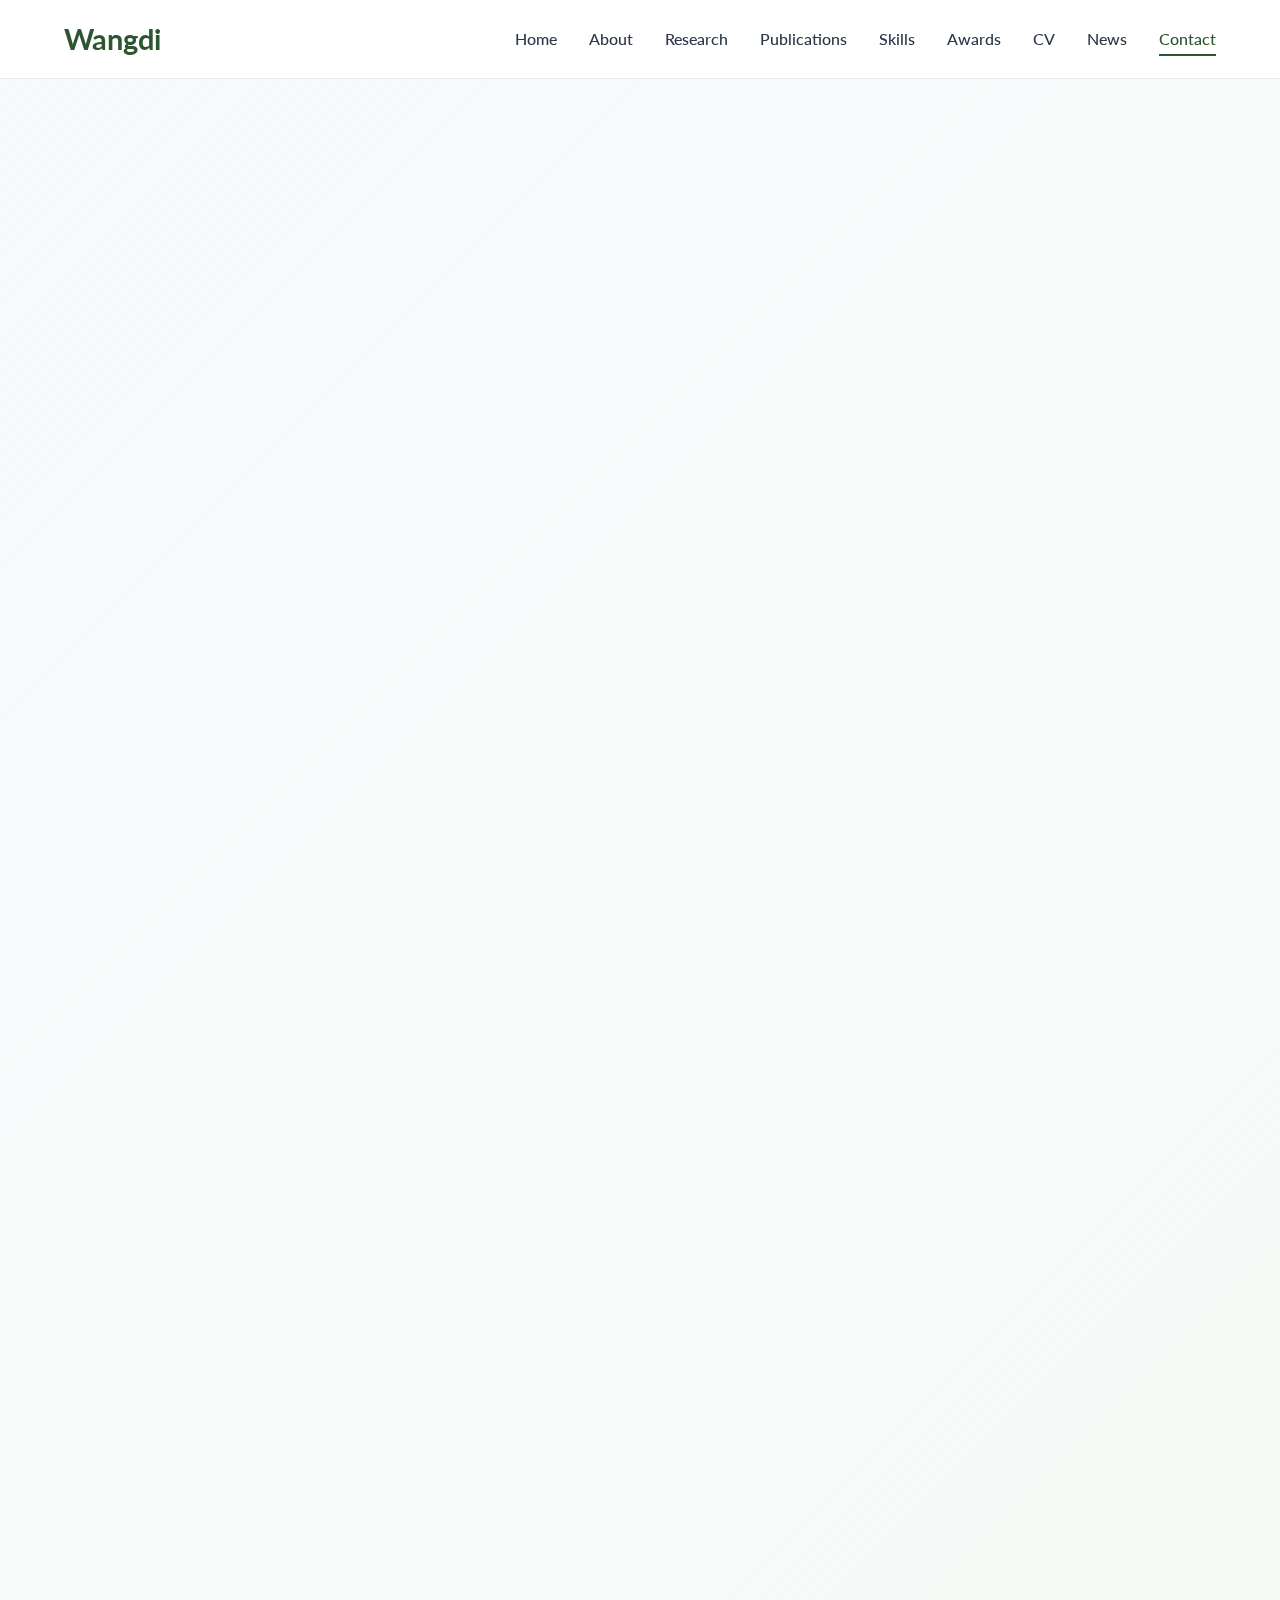
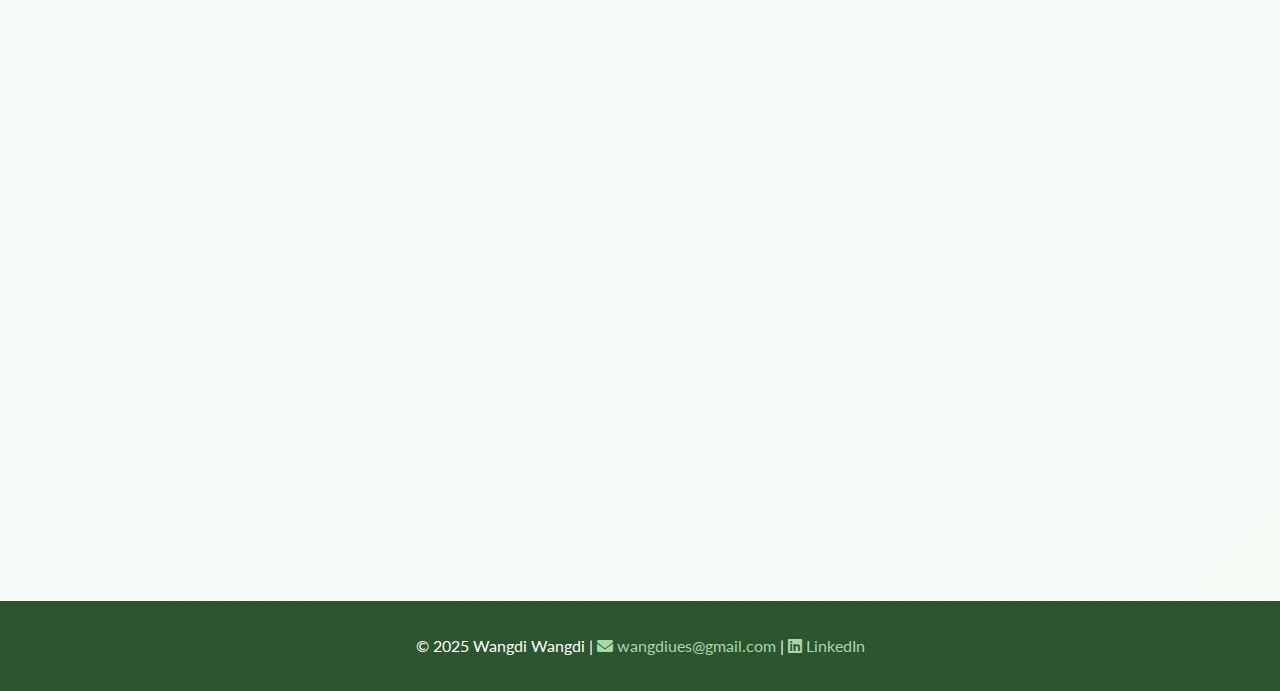
<file: contact.html>
<!DOCTYPE html>
<html lang="en">
<head>
    <meta charset="UTF-8">
    <meta name="viewport" content="width=device-width, initial-scale=1.0">
    <title>Contact Me | Wangdi Wangdi</title>
    <!-- Google Fonts: Lato with multiple weights -->
    <link href="https://fonts.googleapis.com/css2?family=Lato:wght@300;400;600;700&display=swap" rel="stylesheet">
    <!-- AOS Library for Animations -->
    <link href="https://unpkg.com/aos@2.3.1/dist/aos.css" rel="stylesheet">
    <!-- Font Awesome for Icons -->
    <link rel="stylesheet" href="https://cdnjs.cloudflare.com/ajax/libs/font-awesome/6.0.0/css/all.min.css">
    
    <style>
        /* Reset and Base Styles */
        * {
            margin: 0;
            padding: 0;
            box-sizing: border-box;
        }

        :root {
            --primary-color: #2c5530;
            --secondary-color: #4a7c59;
            --accent-color: #7db46c;
            --light-green: #a8d8a8;
            --text-dark: #2d3748;
            --text-light: #718096;
            --background-light: #f7fafc;
            --white: #ffffff;
            --shadow: 0 4px 6px -1px rgba(0, 0, 0, 0.1);
            --shadow-lg: 0 10px 15px -3px rgba(0, 0, 0, 0.1);
            --border-radius: 12px;
            --transition: all 0.3s ease;
            --success-color: #48bb78;
            --error-color: #f56565;
        }

        body {
            font-family: 'Lato', sans-serif;
            line-height: 1.6;
            color: var(--text-dark);
            background: linear-gradient(135deg, var(--background-light) 0%, rgba(168, 216, 168, 0.1) 100%);
            min-height: 100vh;
        }

        /* Navigation Styles */
        header {
            position: fixed;
            top: 0;
            width: 100%;
            z-index: 1000;
            transition: var(--transition);
        }

        .navbar {
            display: flex;
            justify-content: space-between;
            align-items: center;
            padding: 1rem 5%;
            background: rgba(255, 255, 255, 0.95);
            backdrop-filter: blur(10px);
            border-bottom: 1px solid rgba(44, 85, 48, 0.1);
            transition: var(--transition);
        }

        .navbar.scrolled {
            background: rgba(255, 255, 255, 0.98);
            box-shadow: var(--shadow);
        }

        .logo {
            font-size: 1.8rem;
            font-weight: 700;
            color: var(--primary-color);
            text-decoration: none;
        }

        .nav-links {
            display: flex;
            list-style: none;
            gap: 2rem;
        }

        .nav-links li a {
            text-decoration: none;
            color: var(--text-dark);
            font-weight: 500;
            transition: var(--transition);
            position: relative;
            padding: 0.5rem 0;
        }

        .nav-links li a::after {
            content: '';
            position: absolute;
            bottom: 0;
            left: 0;
            width: 0;
            height: 2px;
            background: var(--primary-color);
            transition: var(--transition);
        }

        .nav-links li a:hover::after,
        .nav-links li a.active::after {
            width: 100%;
        }

        .nav-links li a:hover {
            color: var(--primary-color);
        }

        .nav-links li a[href="contact.html"] {
            color: var(--primary-color);
        }

        .nav-links li a[href="contact.html"]::after {
            width: 100%;
        }

        /* Mobile Menu Toggle */
        .mobile-menu-toggle {
            display: none;
            flex-direction: column;
            cursor: pointer;
            padding: 0.5rem;
        }

        .mobile-menu-toggle span {
            width: 25px;
            height: 3px;
            background: var(--primary-color);
            margin: 3px 0;
            transition: var(--transition);
            border-radius: 2px;
        }

        /* Contact Section */
        .contact {
            padding: 120px 5% 80px;
            min-height: 100vh;
        }

        .container {
            max-width: 1200px;
            margin: 0 auto;
        }

        .contact h1 {
            font-size: 3rem;
            font-weight: 700;
            color: var(--primary-color);
            text-align: center;
            margin-bottom: 1rem;
            position: relative;
        }

        .contact h1::after {
            content: '';
            position: absolute;
            bottom: -15px;
            left: 50%;
            transform: translateX(-50%);
            width: 100px;
            height: 4px;
            background: var(--accent-color);
            border-radius: 2px;
        }

        .contact-intro {
            text-align: center;
            font-size: 1.2rem;
            color: var(--text-light);
            margin-bottom: 3rem;
            max-width: 600px;
            margin-left: auto;
            margin-right: auto;
        }

        .contact-content {
            display: grid;
            grid-template-columns: 1fr 1fr;
            gap: 4rem;
            align-items: start;
        }

        /* Contact Form */
        .form-section {
            background: var(--white);
            padding: 3rem;
            border-radius: var(--border-radius);
            box-shadow: var(--shadow-lg);
            position: relative;
            overflow: hidden;
        }

        .form-section::before {
            content: '';
            position: absolute;
            top: 0;
            left: 0;
            right: 0;
            height: 4px;
            background: linear-gradient(90deg, var(--primary-color), var(--accent-color));
        }

        .form-section h2 {
            font-size: 1.8rem;
            color: var(--primary-color);
            margin-bottom: 1.5rem;
            display: flex;
            align-items: center;
            gap: 0.5rem;
        }

        .contact-form {
            display: flex;
            flex-direction: column;
            gap: 1.5rem;
        }

        .form-group {
            position: relative;
        }

        .form-group label {
            display: block;
            margin-bottom: 0.5rem;
            color: var(--text-dark);
            font-weight: 500;
            font-size: 0.9rem;
        }

        .form-group input,
        .form-group textarea,
        .form-group select {
            width: 100%;
            padding: 1rem;
            border: 2px solid #e2e8f0;
            border-radius: var(--border-radius);
            font-size: 1rem;
            font-family: inherit;
            transition: var(--transition);
            background: var(--white);
        }

        .form-group input:focus,
        .form-group textarea:focus,
        .form-group select:focus {
            outline: none;
            border-color: var(--primary-color);
            box-shadow: 0 0 0 3px rgba(44, 85, 48, 0.1);
        }

        .form-group textarea {
            resize: vertical;
            min-height: 120px;
        }

        .form-row {
            display: grid;
            grid-template-columns: 1fr 1fr;
            gap: 1rem;
        }

        .btn-submit {
            background: var(--primary-color);
            color: var(--white);
            padding: 1rem 2rem;
            border: none;
            border-radius: var(--border-radius);
            font-size: 1.1rem;
            font-weight: 600;
            cursor: pointer;
            transition: var(--transition);
            display: flex;
            align-items: center;
            justify-content: center;
            gap: 0.5rem;
            margin-top: 1rem;
        }

        .btn-submit:hover {
            background: var(--secondary-color);
            transform: translateY(-2px);
            box-shadow: var(--shadow-lg);
        }

        .btn-submit:disabled {
            opacity: 0.6;
            cursor: not-allowed;
            transform: none;
        }

        /* Contact Information */
        .contact-info {
            background: var(--white);
            padding: 3rem;
            border-radius: var(--border-radius);
            box-shadow: var(--shadow-lg);
        }

        .contact-info h2 {
            font-size: 1.8rem;
            color: var(--primary-color);
            margin-bottom: 2rem;
            display: flex;
            align-items: center;
            gap: 0.5rem;
        }

        .contact-item {
            display: flex;
            align-items: center;
            gap: 1rem;
            padding: 1.5rem;
            margin-bottom: 1rem;
            background: var(--background-light);
            border-radius: var(--border-radius);
            transition: var(--transition);
            border-left: 4px solid var(--accent-color);
        }

        .contact-item:hover {
            transform: translateX(5px);
            box-shadow: var(--shadow);
        }

        .contact-icon {
            width: 50px;
            height: 50px;
            background: var(--primary-color);
            color: var(--white);
            border-radius: 50%;
            display: flex;
            align-items: center;
            justify-content: center;
            font-size: 1.2rem;
            flex-shrink: 0;
        }

        .contact-details h3 {
            color: var(--primary-color);
            font-size: 1.1rem;
            margin-bottom: 0.25rem;
        }

        .contact-details p {
            color: var(--text-light);
            font-size: 0.95rem;
        }

        .contact-details a {
            color: var(--secondary-color);
            text-decoration: none;
            transition: var(--transition);
        }

        .contact-details a:hover {
            color: var(--primary-color);
            text-decoration: underline;
        }

        /* Social Links */
        .social-section {
            margin-top: 2rem;
            padding-top: 2rem;
            border-top: 1px solid #e2e8f0;
        }

        .social-links {
            display: flex;
            gap: 1rem;
            justify-content: center;
        }

        .social-link {
            width: 50px;
            height: 50px;
            background: var(--primary-color);
            color: var(--white);
            border-radius: 50%;
            display: flex;
            align-items: center;
            justify-content: center;
            text-decoration: none;
            font-size: 1.2rem;
            transition: var(--transition);
        }

        .social-link:hover {
            background: var(--secondary-color);
            transform: translateY(-3px);
            box-shadow: var(--shadow-lg);
        }

        /* Response Messages */
        .form-message {
            padding: 1rem;
            border-radius: var(--border-radius);
            margin-bottom: 1rem;
            display: none;
            align-items: center;
            gap: 0.5rem;
        }

        .form-message.success {
            background: rgba(72, 187, 120, 0.1);
            color: var(--success-color);
            border: 1px solid rgba(72, 187, 120, 0.3);
        }

        .form-message.error {
            background: rgba(245, 101, 101, 0.1);
            color: var(--error-color);
            border: 1px solid rgba(245, 101, 101, 0.3);
        }

        /* Map Section */
        .map-section {
            grid-column: 1 / -1;
            margin-top: 3rem;
        }

        .map-container {
            background: var(--white);
            padding: 2rem;
            border-radius: var(--border-radius);
            box-shadow: var(--shadow-lg);
        }

        .map-container h2 {
            font-size: 1.8rem;
            color: var(--primary-color);
            margin-bottom: 1rem;
            text-align: center;
        }

        .location-info {
            text-align: center;
            color: var(--text-light);
            margin-bottom: 1rem;
        }

        /* Scroll to Top Button */
        .scroll-to-top {
            position: fixed;
            bottom: 2rem;
            right: 2rem;
            width: 50px;
            height: 50px;
            background: var(--primary-color);
            color: var(--white);
            text-decoration: none;
            border-radius: 50%;
            display: flex;
            align-items: center;
            justify-content: center;
            font-size: 1.2rem;
            opacity: 0;
            visibility: hidden;
            transition: var(--transition);
            box-shadow: var(--shadow);
            z-index: 1000;
        }

        .scroll-to-top.visible {
            opacity: 1;
            visibility: visible;
        }

        .scroll-to-top:hover {
            background: var(--secondary-color);
            transform: translateY(-3px);
        }

        /* Footer */
        footer {
            background: var(--primary-color);
            color: var(--white);
            text-align: center;
            padding: 2rem 5%;
            margin-top: 4rem;
        }

        footer a {
            color: var(--light-green);
            text-decoration: none;
            transition: var(--transition);
        }

        footer a:hover {
            color: var(--white);
        }

        /* Responsive Design */
        @media (max-width: 768px) {
            .mobile-menu-toggle {
                display: flex;
            }

            .nav-links {
                position: fixed;
                top: 100%;
                left: 0;
                width: 100%;
                background: var(--white);
                flex-direction: column;
                padding: 1rem 5%;
                gap: 1rem;
                box-shadow: var(--shadow);
                transform: translateY(-100%);
                opacity: 0;
                visibility: hidden;
                transition: var(--transition);
            }

            .nav-links.active {
                transform: translateY(0);
                opacity: 1;
                visibility: visible;
            }

            .contact h1 {
                font-size: 2.5rem;
            }

            .contact-content {
                grid-template-columns: 1fr;
                gap: 2rem;
            }

            .form-section,
            .contact-info {
                padding: 2rem;
            }

            .form-row {
                grid-template-columns: 1fr;
            }

            .social-links {
                flex-wrap: wrap;
            }
        }

        @media (max-width: 480px) {
            .contact {
                padding: 100px 3% 60px;
            }

            .contact h1 {
                font-size: 2rem;
            }

            .form-section,
            .contact-info {
                padding: 1.5rem;
            }

            .contact-item {
                padding: 1rem;
            }

            .contact-icon {
                width: 40px;
            height: 40px;
            }
        }

        /* Loading animation */
        .loading {
            display: inline-block;
            width: 20px;
            height: 20px;
            border: 2px solid transparent;
            border-top: 2px solid var(--white);
            border-radius: 50%;
            animation: spin 1s linear infinite;
        }

        @keyframes spin {
            0% { transform: rotate(0deg); }
            100% { transform: rotate(360deg); }
        }

        /* Custom Scrollbar */
        ::-webkit-scrollbar {
            width: 8px;
        }

        ::-webkit-scrollbar-track {
            background: var(--background-light);
        }

        ::-webkit-scrollbar-thumb {
            background: var(--primary-color);
            border-radius: 4px;
        }

        ::-webkit-scrollbar-thumb:hover {
            background: var(--secondary-color);
        }
    </style>
</head>
<body>

    <!-- Navigation Bar -->
    <header>
        <nav class="navbar" id="navbar">
            <a href="index.html" class="logo">Wangdi</a>
            <div class="mobile-menu-toggle" id="mobile-menu-toggle">
                <span></span>
                <span></span>
                <span></span>
            </div>
            <ul class="nav-links" id="nav-links">
                <li><a href="index.html">Home</a></li>
                <li><a href="about.html">About</a></li>
                <li><a href="research_projects.html">Research</a></li>
                <li><a href="publications.html">Publications</a></li>
                <li><a href="skills.html">Skills</a></li>
                <li><a href="awards.html">Awards</a></li>
                <li><a href="cv.html">CV</a></li>
                <li><a href="blog.html">News</a></li>
                <li><a href="contact.html" class="active">Contact</a></li>
            </ul>
        </nav>
    </header>

    <!-- Contact Section -->
    <section class="contact">
        <div class="container">
            <h1 data-aos="fade-down" data-aos-duration="1000">Get In Touch</h1>
            <p class="contact-intro" data-aos="fade-up" data-aos-delay="200">
                I'm always excited to discuss conservation research, potential collaborations, or opportunities in spatial ecology and biodiversity conservation. Let's connect and explore how we can work together to make a positive impact on our natural world.
            </p>

            <div class="contact-content">
                <!-- Contact Form -->
                <div class="form-section" data-aos="fade-right" data-aos-delay="300">
                    <h2><i class="fas fa-paper-plane"></i> Send a Message</h2>
                    
                    <div class="form-message" id="form-message">
                        <i class="fas fa-check-circle"></i>
                        <span id="message-text"></span>
                    </div>

                    <form class="contact-form" id="contact-form">
                        <div class="form-row">
                            <div class="form-group">
                                <label for="firstName">First Name *</label>
                                <input type="text" id="firstName" name="firstName" required>
                            </div>
                            <div class="form-group">
                                <label for="lastName">Last Name *</label>
                                <input type="text" id="lastName" name="lastName" required>
                            </div>
                        </div>

                        <div class="form-group">
                            <label for="email">Email Address *</label>
                            <input type="email" id="email" name="email" required>
                        </div>

                        <div class="form-group">
                            <label for="organization">Organization/Institution</label>
                            <input type="text" id="organization" name="organization">
                        </div>

                        <div class="form-group">
                            <label for="subject">Subject *</label>
                            <select id="subject" name="subject" required>
                                <option value="">Select a subject</option>
                                <option value="research-collaboration">Research Collaboration</option>
                                <option value="academic-opportunity">Academic Opportunity</option>
                                <option value="consulting">Consulting Services</option>
                                <option value="speaking-engagement">Speaking Engagement</option>
                                <option value="data-sharing">Data Sharing Request</option>
                                <option value="general-inquiry">General Inquiry</option>
                                <option value="other">Other</option>
                            </select>
                        </div>

                        <div class="form-group">
                            <label for="message">Message *</label>
                            <textarea id="message" name="message" rows="6" placeholder="Please describe your inquiry, project details, or how we might collaborate..." required></textarea>
                        </div>

                        <button type="submit" class="btn-submit" id="submit-btn">
                            <i class="fas fa-paper-plane"></i>
                            <span>Send Message</span>
                        </button>
                    </form>
                </div>

                <!-- Contact Information -->
                <div class="contact-info" data-aos="fade-left" data-aos-delay="400">
                    <h2><i class="fas fa-address-card"></i> Contact Information</h2>

                    <div class="contact-item">
                        <div class="contact-icon">
                            <i class="fas fa-envelope"></i>
                        </div>
                        <div class="contact-details">
                            <h3>Email</h3>
                            <p><a href="mailto:wangdiues@gmail.com">wangdiues@gmail.com</a></p>
                            <p>Preferred for professional inquiries</p>
                        </div>
                    </div>

                    <div class="contact-item">
                        <div class="contact-icon">
                            <i class="fab fa-linkedin"></i>
                        </div>
                        <div class="contact-details">
                            <h3>LinkedIn</h3>
                            <p><a href="https://www.linkedin.com/in/wangdi-wangdi/" target="_blank">linkedin.com/in/wangdi-wangdi</a></p>
                            <p>Professional networking & updates</p>
                        </div>
                    </div>

                    <div class="contact-item">
                        <div class="contact-icon">
                            <i class="fas fa-map-marker-alt"></i>
                        </div>
                        <div class="contact-details">
                            <h3>Location</h3>
                            <p>Thimphu, Bhutan</p>
                            <p>Department of Forests and Park Services</p>
                        </div>
                    </div>

                    <div class="contact-item">
                        <div class="contact-icon">
                            <i class="fas fa-clock"></i>
                        </div>
                        <div class="contact-details">
                            <h3>Response Time</h3>
                            <p>Within 24-48 hours</p>
                            <p>Monday to Friday, 9 AM - 5 PM BTT</p>
                        </div>
                    </div>

                    <div class="contact-item">
                        <div class="contact-icon">
                            <i class="fas fa-language"></i>
                        </div>
                        <div class="contact-details">
                            <h3>Languages</h3>
                            <p>English, Dzongkha, Hindi</p>
                            <p>Available for international collaboration</p>
                        </div>
                    </div>

                    <div class="social-section">
                        <h3 style="text-align: center; margin-bottom: 1rem; color: var(--primary-color);">Connect on Social Media</h3>
                        <div class="social-links">
                            <a href="https://www.linkedin.com/in/wangdi-wangdi/" target="_blank" class="social-link" title="LinkedIn">
                                <i class="fab fa-linkedin-in"></i>
                            </a>
                            <a href="#" class="social-link" title="ResearchGate">
                                <i class="fab fa-researchgate"></i>
                            </a>
                            <a href="#" class="social-link" title="ORCID">
                                <i class="fab fa-orcid"></i>
                            </a>
                            <a href="mailto:wangdiues@gmail.com" class="social-link" title="Email">
                                <i class="fas fa-envelope"></i>
                            </a>
                        </div>
                    </div>
                </div>

                <!-- Map Section -->
                <div class="map-section" data-aos="fade-up" data-aos-delay="500">
                    <div class="map-container">
                        <h2><i class="fas fa-map"></i> Location</h2>
                        <div class="location-info">
                            <p><strong>Department of Forests and Park Services</strong></p>
                            <p>Thimphu, Bhutan</p>
                            <p>Available for field research and collaboration across the Himalayan region</p>
                        </div>
                        <!-- Placeholder for map - in a real implementation, you'd integrate Google Maps or similar -->
                        <div style="height: 300px; background: var(--background-light); border-radius: var(--border-radius); display: flex; align-items: center; justify-content: center; color: var(--text-light); margin-top: 1rem;">
                            <div style="text-align: center;">
                                <i class="fas fa-map-marked-alt" style="font-size: 3rem; margin-bottom: 1rem; color: var(--primary-color);"></i>
                                <p>Interactive map would be integrated here</p>
                                <p style="font-size: 0.9rem; margin-top: 0.5rem;">Showing location in Thimphu, Bhutan</p>
                            </div>
                        </div>
                    </div>
                </div>
            </div>
        </div>
    </section>

    <!-- Scroll to top button -->
    <a href="#" class="scroll-to-top" id="scroll-to-top">
        <i class="fas fa-chevron-up"></i>
    </a>

    <!-- Footer -->
    <footer>
        <p>© 2025 Wangdi Wangdi | <a href="mailto:wangdiues@gmail.com"><i class="fas fa-envelope"></i> wangdiues@gmail.com</a> | <a href="https://www.linkedin.com/in/wangdi-wangdi/" target="_blank" rel="noopener"><i class="fab fa-linkedin"></i> LinkedIn</a></p>
    </footer>

    <!-- AOS Script for Animation -->
    <script src="https://unpkg.com/aos@2.3.1/dist/aos.js"></script>
    <script>
        // Initialize AOS (Animate On Scroll)
        AOS.init({
            duration: 800,
            easing: 'ease-in-out',
            once: true,
            offset: 100,
            delay: 100
        });

        // Mobile menu toggle functionality
        const mobileMenuToggle = document.getElementById('mobile-menu-toggle');
        const navLinks = document.getElementById('nav-links');

        mobileMenuToggle.addEventListener('click', () => {
            navLinks.classList.toggle('active');
            
            // Animate hamburger menu
            const spans = mobileMenuToggle.querySelectorAll('span');
            if (navLinks.classList.contains('active')) {
                spans[0].style.transform = 'rotate(45deg) translate(5px, 5px)';
                spans[1].style.opacity = '0';
                spans[2].style.transform = 'rotate(-45deg) translate(7px, -6px)';
            } else {
                spans.forEach(span => {
                    span.style.transform = '';
                    span.style.opacity = '';
                });
            }
        });

        // Close mobile menu when clicking on a link
        navLinks.addEventListener('click', (e) => {
            if (e.target.tagName === 'A') {
                navLinks.classList.remove('active');
                const spans = mobileMenuToggle.querySelectorAll('span');
                spans.forEach(span => {
                    span.style.transform = '';
                    span.style.opacity = '';
                });
            }
        });

        // Navbar scroll effect
        const navbar = document.getElementById('navbar');
        let lastScrollTop = 0;

        window.addEventListener('scroll', () => {
            const currentScroll = window.pageYOffset || document.documentElement.scrollTop;
            
            // Add scrolled class for styling
            if (currentScroll > 100) {
                navbar.classList.add('scrolled');
            } else {
                navbar.classList.remove('scrolled');
            }
            
            // Hide/show navbar on scroll
            if (currentScroll > lastScrollTop && currentScroll > 200) {
                navbar.style.transform = 'translateY(-100%)';
            } else {
                navbar.style.transform = 'translateY(0)';
            }
            
            lastScrollTop = currentScroll <= 0 ? 0 : currentScroll;
        });

        // Scroll to top button functionality
        const scrollToTopBtn = document.getElementById('scroll-to-top');
        
        window.addEventListener('scroll', () => {
            if (window.scrollY > 300) {
                scrollToTopBtn.classList.add('visible');
            } else {
                scrollToTopBtn.classList.remove('visible');
            }
        });

        scrollToTopBtn.addEventListener('click', (e) => {
            e.preventDefault();
            window.scrollTo({
                top: 0,
                behavior: 'smooth'
            });
        });

        // Form handling
        const contactForm = document.getElementById('contact-form');
        const submitBtn = document.getElementById('submit-btn');
        const formMessage = document.getElementById('form-message');
        const messageText = document.getElementById('message-text');

        contactForm.addEventListener('submit', async (e) => {
            e.preventDefault();
            
            // Show loading state
            submitBtn.disabled = true;
            submitBtn.innerHTML = '<div class="loading"></div> <span>Sending...</span>';
            
            // Get form data
            const formData = new FormData(contactForm);
            const data = Object.fromEntries(formData);
            
            // Client-side validation
            if (!data.firstName || !data.lastName || !data.email || !data.subject || !data.message) {
                showMessage('Please fill in all required fields.', 'error');
                resetSubmitButton();
                return;
            }
            
            // Email validation
            const emailRegex = /^[^\s@]+@[^\s@]+\.[^\s@]+$/;
            if (!emailRegex.test(data.email)) {
                showMessage('Please enter a valid email address.', 'error');
                resetSubmitButton();
                return;
            }
            
            // Simulate form submission (replace with actual submission logic)
            try {
                // Create mailto link as fallback
                const subject = encodeURIComponent(`${data.subject} - Contact from ${data.firstName} ${data.lastName}`);
                const body = encodeURIComponent(`
Name: ${data.firstName} ${data.lastName}
Email: ${data.email}
Organization: ${data.organization || 'Not specified'}
Subject: ${data.subject}

Message:
${data.message}

---
This message was sent from your portfolio website contact form.
                `);
                
                const mailtoLink = `mailto:wangdiues@gmail.com?subject=${subject}&body=${body}`;
                
                // Open email client
                window.location.href = mailtoLink;
                
                // Show success message
                showMessage('Email client opened! Your message has been prepared for sending.', 'success');
                contactForm.reset();
                
            } catch (error) {
                console.error('Error processing form:', error);
                showMessage('There was an error processing your message. Please try again or contact directly at wangdiues@gmail.com', 'error');
            }
            
            resetSubmitButton();
        });
        
        function showMessage(text, type) {
            formMessage.textContent = text;
            formMessage.className = `alert alert-${type}`;
            formMessage.style.display = 'flex';
            
            // Hide message after 5 seconds
            setTimeout(() => {
                formMessage.style.display = 'none';
            }, 5000);
        }
        
        function resetSubmitButton() {
            submitBtn.disabled = false;
            submitBtn.innerHTML = '<i class="fas fa-paper-plane"></i> <span>Send Message</span>';
        }
</file>
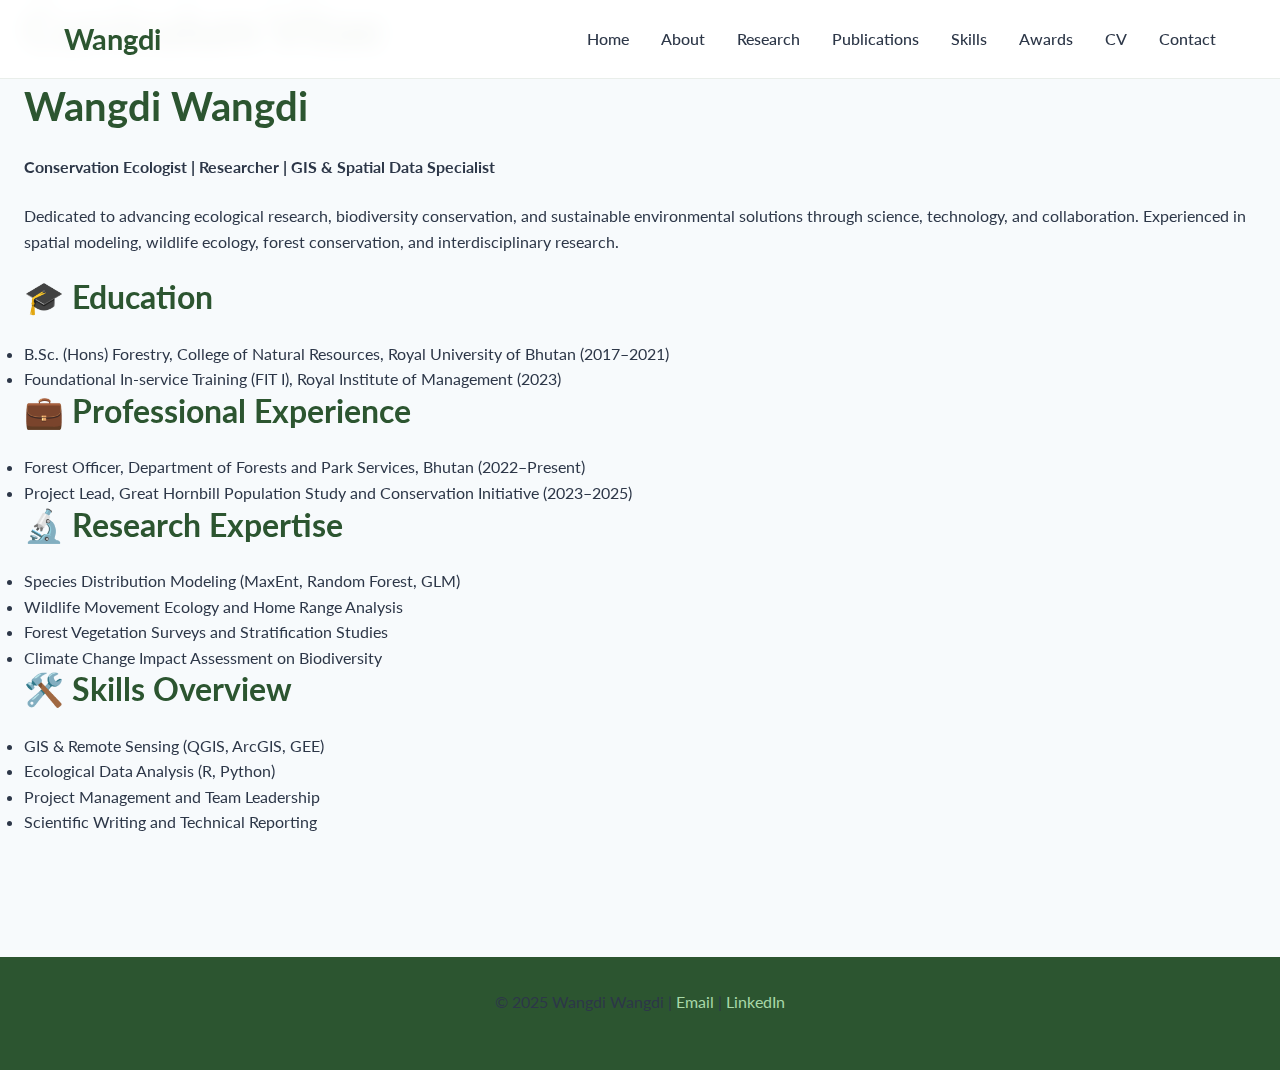
<file: cv.html>
<!DOCTYPE html>
<html lang="en">
<head>
    <meta charset="UTF-8">
    <meta name="viewport" content="width=device-width, initial-scale=1.0">
    <title>Curriculum Vitae | Wangdi Wangdi</title>
    <link rel="stylesheet" href="style.css">
    <link href="https://fonts.googleapis.com/css2?family=Lato:wght@400;700&display=swap" rel="stylesheet">

    <!-- AOS Library for Animations -->
    <link href="https://unpkg.com/aos@2.3.1/dist/aos.css" rel="stylesheet">
</head>
<body>

    <!-- Navigation Bar -->
    <header>
        <nav class="navbar">
            <div class="logo">Wangdi</div>
            <ul class="nav-links">
                <li><a href="index.html">Home</a></li>
                <li><a href="about.html">About</a></li>
                <li><a href="research_projects.html">Research</a></li>
                <li><a href="publications.html">Publications</a></li>
                <li><a href="skills.html">Skills</a></li>
                <li><a href="awards.html">Awards</a></li>
                <li><a href="cv.html">CV</a></li>
                <li><a href="contact.html">Contact</a></li>
            </ul>
        </nav>
    </header>

    <!-- CV Section -->
    <section class="cv">
        <div class="container">
            <h1 data-aos="fade-down">Curriculum Vitae</h1>

            <div class="cv-summary" data-aos="fade-up">
                <h2>Wangdi Wangdi</h2>
                <p><strong>Conservation Ecologist | Researcher | GIS & Spatial Data Specialist</strong></p>
                <p>Dedicated to advancing ecological research, biodiversity conservation, and sustainable environmental solutions through science, technology, and collaboration. Experienced in spatial modeling, wildlife ecology, forest conservation, and interdisciplinary research.</p>
            </div>

            <div class="cv-section" data-aos="fade-up">
                <h3>🎓 Education</h3>
                <ul>
                    <li>B.Sc. (Hons) Forestry, College of Natural Resources, Royal University of Bhutan (2017–2021)</li>
                    <li>Foundational In-service Training (FIT I), Royal Institute of Management (2023)</li>
                </ul>
            </div>

            <div class="cv-section" data-aos="fade-up">
                <h3>💼 Professional Experience</h3>
                <ul>
                    <li>Forest Officer, Department of Forests and Park Services, Bhutan (2022–Present)</li>
                    <li>Project Lead, Great Hornbill Population Study and Conservation Initiative (2023–2025)</li>
                </ul>
            </div>

            <div class="cv-section" data-aos="fade-up">
                <h3>🔬 Research Expertise</h3>
                <ul>
                    <li>Species Distribution Modeling (MaxEnt, Random Forest, GLM)</li>
                    <li>Wildlife Movement Ecology and Home Range Analysis</li>
                    <li>Forest Vegetation Surveys and Stratification Studies</li>
                    <li>Climate Change Impact Assessment on Biodiversity</li>
                </ul>
            </div>

            <div class="cv-section" data-aos="fade-up">
                <h3>🛠️ Skills Overview</h3>
                <ul>
                    <li>GIS & Remote Sensing (QGIS, ArcGIS, GEE)</li>
                    <li>Ecological Data Analysis (R, Python)</li>
                    <li>Project Management and Team Leadership</li>
                    <li>Scientific Writing and Technical Reporting</li>
                </ul>
            </div>

            <div class="cv-download" data-aos="zoom-in">
                <a href="files/Wangdi_CV_2025.pdf" class="btn" download>📄 Download Full CV</a>
            </div>
        </div>
    </section>

    <!-- Footer -->
    <footer>
        <p>© 2025 Wangdi Wangdi | <a href="mailto:your-email@example.com">Email</a> | <a href="https://www.linkedin.com/in/wangdi-wangdi/" target="_blank">LinkedIn</a></p>
    </footer>

    <!-- AOS Script for Animation -->
    <script src="https://unpkg.com/aos@2.3.1/dist/aos.js"></script>
    <script>
      AOS.init();
    </script>

</body>
</html>
</file>
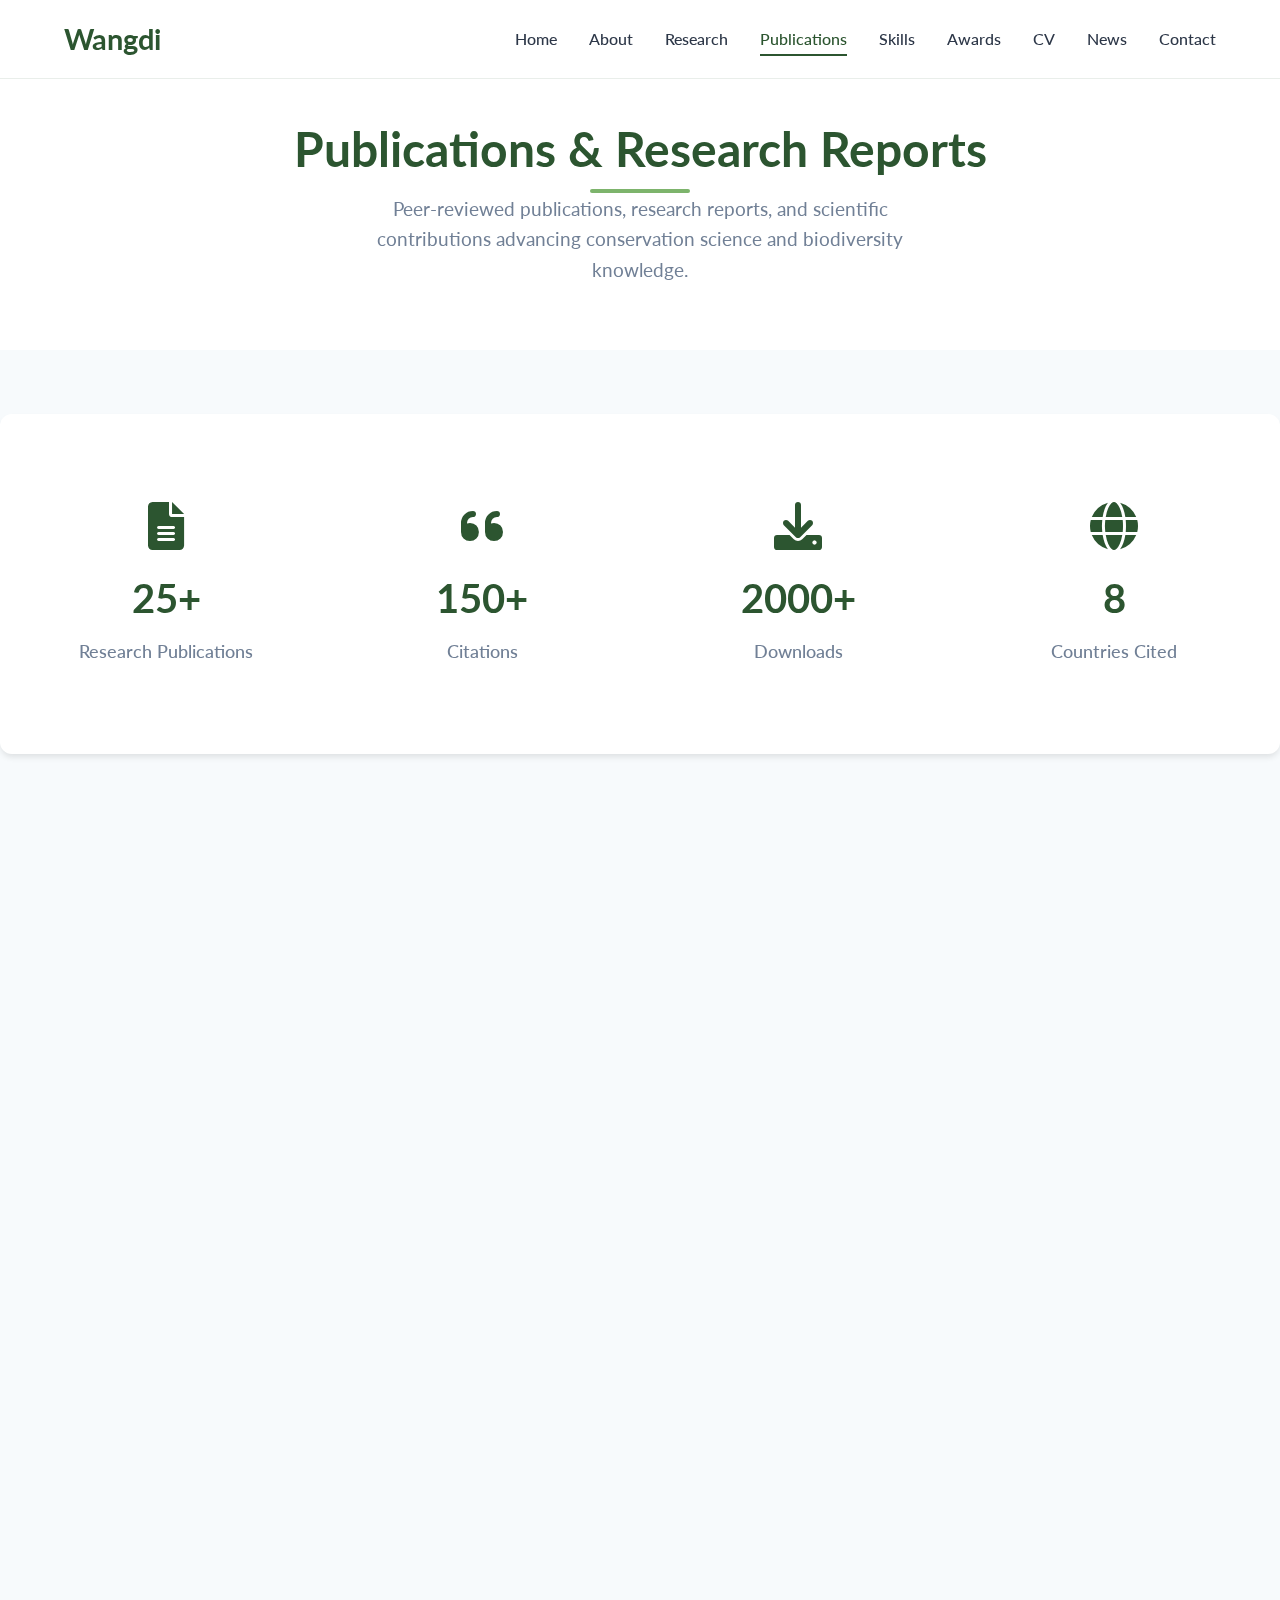
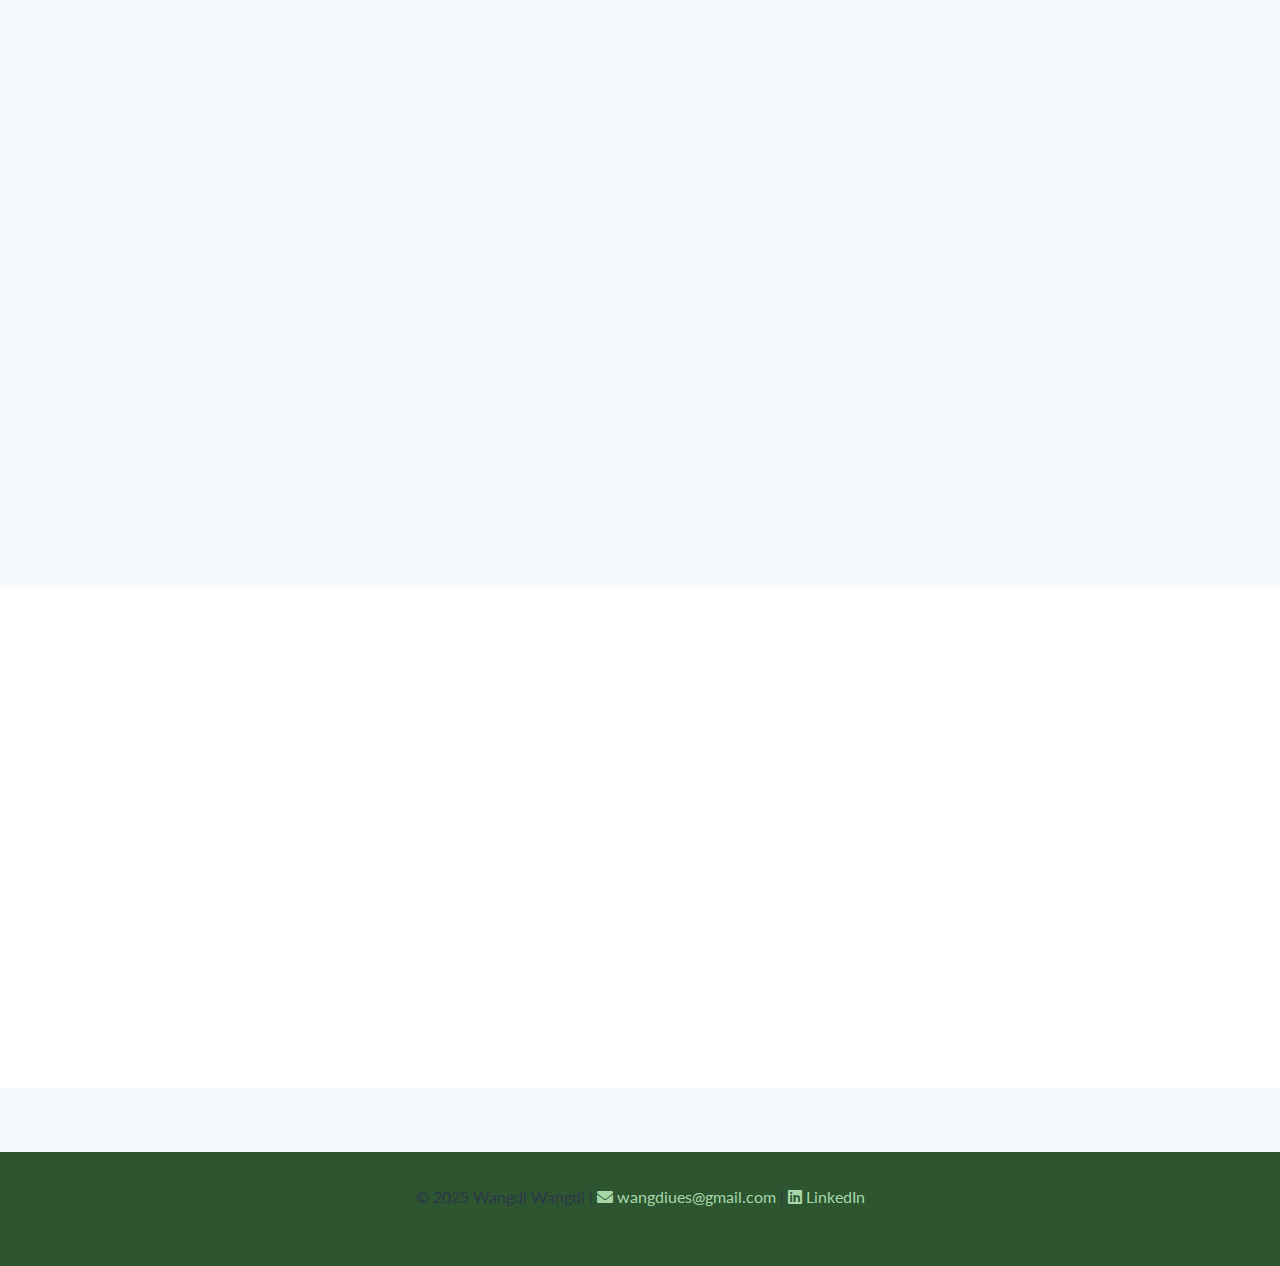
<file: publications.html>
<!DOCTYPE html>
<html lang="en">
<head>
    <meta charset="UTF-8">
    <meta name="viewport" content="width=device-width, initial-scale=1.0">
    <title>Publications & Research Reports | Wangdi Wangdi</title>
    <link rel="stylesheet" href="style.css">
    <!-- Google Fonts: Lato with multiple weights -->
    <link href="https://fonts.googleapis.com/css2?family=Lato:wght@300;400;600;700&display=swap" rel="stylesheet">
    <!-- AOS Library for Animations -->
    <link href="https://unpkg.com/aos@2.3.1/dist/aos.css" rel="stylesheet">
    <!-- Font Awesome for Icons -->
    <link rel="stylesheet" href="https://cdnjs.cloudflare.com/ajax/libs/font-awesome/6.0.0/css/all.min.css">
</head>
<body>

    <!-- Navigation Bar -->
    <header>
        <nav class="navbar" id="navbar">
            <a href="index.html" class="logo">Wangdi</a>
            <div class="mobile-menu-toggle" id="mobile-menu-toggle">
                <span></span>
                <span></span>
                <span></span>
            </div>
            <ul class="nav-links" id="nav-links">
                <li><a href="index.html">Home</a></li>
                <li><a href="about.html">About</a></li>
                <li><a href="research_projects.html">Research</a></li>
                <li><a href="publications.html" class="active">Publications</a></li>
                <li><a href="skills.html">Skills</a></li>
                <li><a href="awards.html">Awards</a></li>
                <li><a href="cv.html">CV</a></li>
                <li><a href="blog.html">News</a></li>
                <li><a href="contact.html">Contact</a></li>
            </ul>
        </nav>
    </header>

    <!-- Page Header -->
    <section class="page-header">
        <div class="container">
            <h1 class="page-title" data-aos="fade-down" data-aos-duration="1000">Publications & Research Reports</h1>
            <p class="page-subtitle" data-aos="fade-up" data-aos-delay="200">
                Peer-reviewed publications, research reports, and scientific contributions advancing conservation science and biodiversity knowledge.
            </p>
        </div>
    </section>

    <!-- Publication Impact Stats -->
    <section class="stats-section" data-aos="fade-up" data-aos-delay="300">
        <div class="container">
            <div class="stats-grid">
                <div class="stat-item">
                    <i class="fas fa-file-alt stat-icon"></i>
                    <span class="stat-number">25+</span>
                    <div class="stat-label">Research Publications</div>
                </div>
                <div class="stat-item">
                    <i class="fas fa-quote-left stat-icon"></i>
                    <span class="stat-number">150+</span>
                    <div class="stat-label">Citations</div>
                </div>
                <div class="stat-item">
                    <i class="fas fa-download stat-icon"></i>
                    <span class="stat-number">2000+</span>
                    <div class="stat-label">Downloads</div>
                </div>
                <div class="stat-item">
                    <i class="fas fa-globe stat-icon"></i>
                    <span class="stat-number">8</span>
                    <div class="stat-label">Countries Cited</div>
                </div>
            </div>
        </div>
    </section>

    <!-- Peer-Reviewed Publications -->
    <section class="section">
        <div class="container">
            <!-- Section Header -->
            <div class="section-header" data-aos="fade-up" data-aos-delay="400">
                <h2 class="section-title">Peer-Reviewed Journal Publications</h2>
                <p class="section-subtitle">Scientific contributions to leading ecological and conservation journals</p>
            </div>

            <!-- Featured Publication -->
            <div class="card featured" data-aos="fade-up" data-aos-delay="500">
                <div class="card-content">
                    <h3 class="card-title">
                        <i class="fas fa-star" style="color: var(--accent-color);"></i>
                        Analysis of Physical and Chemical Properties of Natural Salt Licks and Determination of Animal Presence
                    </h3>
                    
                    <div style="margin-bottom: var(--space-md);">
                        <p style="color: var(--text-light); font-style: italic; margin-bottom: var(--space-sm);">
                            <strong>Bhutan Journal of Natural Resources and Development (BJNRD)</strong>, Vol 9(2), pp. 27-35 (2022)
                        </p>
                        
                        <p class="mb-md">
                            This comprehensive study examines the chemical composition of natural salt licks across Bhutan and documents wildlife utilization patterns through systematic camera trap monitoring. The research provides critical insights into mineral supplementation behaviors of Himalayan wildlife species.
                        </p>
                        
                        <div class="mb-md">
                            <h4 style="color: var(--secondary-color); margin-bottom: var(--space-sm);">Key Findings:</h4>
                            <ul style="color: var(--text-light); line-height: 1.6;">
                                <li>Chemical analysis revealed high sodium and potassium concentrations essential for wildlife nutrition</li>
                                <li>Documented 15+ mammal species utilizing salt licks including endangered species</li>
                                <li>Seasonal visitation patterns correlated with breeding cycles and monsoon seasons</li>
                                <li>Conservation recommendations for salt lick protection and management</li>
                            </ul>
                        </div>

                        <div class="mb-md">
                            <span style="background: var(--primary-color); color: white; padding: 0.25rem 0.75rem; border-radius: 20px; font-size: 0.8rem; margin-right: 0.5rem;">Camera Trapping</span>
                            <span style="background: var(--secondary-color); color: white; padding: 0.25rem 0.75rem; border-radius: 20px; font-size: 0.8rem; margin-right: 0.5rem;">Chemical Analysis</span>
                            <span style="background: var(--accent-color); color: white; padding: 0.25rem 0.75rem; border-radius: 20px; font-size: 0.8rem; margin-right: 0.5rem;">Wildlife Behavior</span>
                            <span style="background: var(--text-light); color: white; padding: 0.25rem 0.75rem; border-radius: 20px; font-size: 0.8rem;">Conservation</span>
                        </div>

                        <div style="display: flex; gap: var(--space-sm); flex-wrap: wrap; align-items: center;">
                            <a href="https://doi.org/10.17102/cnr.2022.77" target="_blank" class="btn">
                                <i class="fas fa-external-link-alt"></i> View Publication
                            </a>
                            <a href="https://www.researchgate.net/profile/Wangdi-Wangdi" target="_blank" class="btn btn-secondary">
                                <i class="fab fa-researchgate"></i> ResearchGate
                            </a>
                            <div style="color: var(--text-light); font-size: 0.9rem;">
                                <i class="fas fa-eye" style="margin-right: 0.25rem;"></i> 245 Views
                                <span style="margin-left: 1rem;"><i class="fas fa-download" style="margin-right: 0.25rem;"></i> 89 Downloads</span>
                            </div>
                        </div>
                    </div>
                </div>
            </div>
        </div>
    </section>

    <!-- Research Reports -->
    <section class="section" style="background: var(--white);">
        <div class="container">
            <!-- Section Header -->
            <div class="section-header" data-aos="fade-up" data-aos-delay="600">
                <h2 class="section-title">Completed Research Reports</h2>
                <p class="section-subtitle">Comprehensive technical reports and scientific studies</p>
            </div>

            <!-- Reports Grid -->
            <div class="grid grid-auto">
                <!-- Report 1 -->
                <div class="card" data-aos="fade-up" data-aos-delay="700">
                    <div class="card-content">
                        <h3 class="card-title">
                            <i class="fas fa-tree"></i>
                            Spatial Distribution, Habitat Suitability, and Climate Change Impacts on <em>Abies densa</em> in Bhutan
                        </h3>
                        <p class="mb-md">Comprehensive species distribution modeling study examining climate change vulnerability of Bhutan Fir. Developed MaxEnt models with future climate projections to assess habitat shifts and identify conservation priorities.</p>
                        
                        <div style="margin-bottom: var(--space-md);">
                            <strong style="color: var(--secondary-color);">Methodology:</strong>
                            <ul style="color: var(--text-light); font-size: 0.95rem; margin-top: 0.5rem;">
                                <li>MaxEnt modeling with 19 bioclimatic variables</li>
                                <li>Future climate scenarios (SSP2-4.5, SSP5-8.5)</li>
                                <li>Habitat suitability threshold optimization</li>
                                <li>Conservation gap analysis</li>
                            </ul>
                        </div>

                        <div class="mb-md">
                            <span style="background: var(--accent-color); color: white; padding: 0.25rem 0.75rem; border-radius: 20px; font-size: 0.8rem; margin-right: 0.5rem;">MaxEnt</span>
                            <span style="background: var(--secondary-color); color: white; padding: 0.25rem 0.75rem; border-radius: 20px; font-size: 0.8rem;">Climate Change</span>
                        </div>

                        <div style="display: flex; gap: var(--space-sm); flex-wrap: wrap;">
                            <a href="#" class="btn btn-secondary">
                                <i class="fas fa-file-pdf"></i> Download Report
                            </a>
                            <a href="#" class="btn" style="font-size: 0.9rem;">
                                <i class="fas fa-map"></i> View Maps
                            </a>
                        </div>
                    </div>
                </div>

                <!-- Report 2 -->
                <div class="card" data-aos="fade-up" data-aos-delay="800">
                    <div class="card-content">
                        <h3 class="card-title">
                            <i class="fas fa-leaf"></i>
                            Spatial Distribution and Climate Niche Modeling of <em>Quercus</em> Species in Bhutan
                        </h3>
                        <p class="mb-md">Detailed analysis of oak species distributions across Bhutan's elevational gradients. Applied ensemble modeling approaches to predict species richness patterns and climate-driven habitat zonation.</p>
                        
                        <div style="margin-bottom: var(--space-md);">
                            <strong style="color: var(--secondary-color);">Key Results:</strong>
                            <ul style="color: var(--text-light); font-size: 0.95rem; margin-top: 0.5rem;">
                                <li>High AUC values (>0.91) for all species models</li>
                                <li>Richness hotspots identified at 2000-3200m elevation</li>
                                <li>Temperature and precipitation as primary drivers</li>
                                <li>Climate envelope shifts projected for 2050</li>
                            </ul>
                        </div>

                        <div class="mb-md">
                            <span style="background: var(--primary-color); color: white; padding: 0.25rem 0.75rem; border-radius: 20px; font-size: 0.8rem; margin-right: 0.5rem;">Species Distribution</span>
                            <span style="background: var(--accent-color); color: white; padding: 0.25rem 0.75rem; border-radius: 20px; font-size: 0.8rem;">Hotspot Analysis</span>
                        </div>

                        <div style="display: flex; gap: var(--space-sm); flex-wrap: wrap;">
                            <a href="#" class="btn btn-secondary">
                                <i class="fas fa-file-pdf"></i> Download Report
                            </a>
                            <a href="#" class="btn" style="font-size: 0.9rem;">
                                <i class="fas fa-chart-area"></i> View Data
                            </a>
                        </div>
                    </div>
                </div>

                <!-- Report 3 -->
                <div class="card" data-aos="fade-up" data-aos-delay="900">
                    <div class="card-content">
                        <h3 class="card-title">
                            <i class="fas fa-seedling"></i>
                            Forest Dynamics and Vegetation Patterns in Unmanaged Forests of Sarpang, Bhutan
                        </h3>
                        <p class="mb-md">Comprehensive vegetation survey examining community composition, indicator species, and forest structure patterns outside managed forest regimes. Applied multivariate statistical techniques for pattern recognition.</p>
                        
                        <div style="margin-bottom: var(--space-md);">
                            <strong style="color: var(--secondary-color);">Survey Scope:</strong>
                            <ul style="color: var(--text-light); font-size: 0.95rem; margin-top: 0.5rem;">
                                <li>170 tree species, 140 shrubs, 204 ground vegetation</li>
                                <li>Three forest types characterized</li>
                                <li>CCA ordination analysis performed</li>
                                <li>Environmental gradient assessment</li>
                            </ul>
                        </div>

                        <div class="mb-md">
                            <span style="background: var(--secondary-color); color: white; padding: 0.25rem 0.75rem; border-radius: 20px; font-size: 0.8rem; margin-right: 0.5rem;">Vegetation Survey</span>
                            <span style="background: var(--accent-color); color: white; padding: 0.25rem 0.75rem; border-radius: 20px; font-size: 0.8rem;">CCA Analysis</span>
                        </div>

                        <div style="display: flex; gap: var(--space-sm); flex-wrap: wrap;">
                            <a href="#" class="btn btn-secondary">
                                <i class="fas fa-file-pdf"></i> Download Report
                            </a>
                            <a href="#" class="btn" style="font-size: 0.9rem;">
                                <i class="fas fa-table"></i> Species List
                            </a>
                        </div>
                    </div>
                </div>
            </div>
        </div>
    </section>

    <!-- Future Research Plans -->
    <section class="section">
        <div class="container">
            <!-- Section Header -->
            <div class="section-header" data-aos="fade-up" data-aos-delay="1000">
                <h2 class="section-title">Future Research Plans</h2>
                <p class="section-subtitle">Upcoming studies and research initiatives in development</p>
            </div>

            <!-- Future Research Grid -->
            <div class="grid grid-auto">
                <!-- Future Research 1 -->
                <div class="card" data-aos="fade-up" data-aos-delay="1100" style="border: 2px solid var(--accent-color); background: rgba(125, 180, 108, 0.02);">
                    <div class="card-content">
                        <h3 class="card-title">
                            <i class="fas fa-elephant" style="color: var(--accent-color);"></i>
                            Elephant Spatial Ecology and Conservation in Bhutan
                        </h3>
                        <p class="mb-md">Comprehensive analysis of Asian elephant movement patterns, habitat preferences, and conservation priorities using GPS telemetry data. Focus on human-elephant conflict mitigation strategies.</p>
                        
                        <div style="margin-bottom: var(--space-md);">
                            <strong style="color: var(--secondary-color);">Planned Approach:</strong>
                            <ul style="color: var(--text-light); font-size: 0.95rem; margin-top: 0.5rem;">
                                <li>GPS collar data analysis and movement modeling</li>
                                <li>Habitat preference and corridor mapping</li>
                                <li>Seasonal migration pattern identification</li>
                                <li>Conservation priority area delineation</li>
                            </ul>
                        </div>

                        <div class="mb-md">
                            <span style="background: var(--primary-color); color: white; padding: 0.25rem 0.75rem; border-radius: 20px; font-size: 0.8rem; margin-right: 0.5rem;">Telemetry</span>
                            <span style="background: var(--accent-color); color: white; padding: 0.25rem 0.75rem; border-radius: 20px; font-size: 0.8rem;">Movement Ecology</span>
                        </div>

                        <div style="color: var(--text-light); font-style: italic;">
                            <i class="fas fa-calendar"></i> Expected completion: 2025
                        </div>
                    </div>
                </div>

                <!-- Future Research 2 -->
                <div class="card" data-aos="fade-up" data-aos-delay="1200" style="border: 2px solid var(--accent-color); background: rgba(125, 180, 108, 0.02);">
                    <div class="card-content">
                        <h3 class="card-title">
                            <i class="fas fa-binoculars" style="color: var(--accent-color);"></i>
                            Multi-Species Occupancy Modeling in South-Central Bhutan
                        </h3>
                        <p class="mb-md">Advanced occupancy modeling to investigate habitat use patterns, species interactions, and anthropogenic pressures across protected areas and biological corridors.</p>
                        
                        <div style="margin-bottom: var(--space-md);">
                            <strong style="color: var(--secondary-color);">Research Objectives:</strong>
                            <ul style="color: var(--text-light); font-size: 0.95rem; margin-top: 0.5rem;">
                                <li>Camera trap network deployment and analysis</li>
                                <li>Multi-species occupancy model development</li>
                                <li>Co-occurrence pattern investigation</li>
                                <li>Anthropogenic impact assessment</li>
                            </ul>
                        </div>

                        <div class="mb-md">
                            <span style="background: var(--secondary-color); color: white; padding: 0.25rem 0.75rem; border-radius: 20px; font-size: 0.8rem; margin-right: 0.5rem;">Occupancy Modeling</span>
                            <span style="background: var(--accent-color); color: white; padding: 0.25rem 0.75rem; border-radius: 20px; font-size: 0.8rem;">Camera Trapping</span>
                        </div>

                        <div style="color: var(--text-light); font-style: italic;">
                            <i class="fas fa-calendar"></i> Expected completion: 2026
                        </div>
                    </div>
                </div>

                <!-- Future Research 3 -->
                <div class="card" data-aos="fade-up" data-aos-delay="1300" style="border: 2px solid var(--accent-color); background: rgba(125, 180, 108, 0.02);">
                    <div class="card-content">
                        <h3 class="card-title">
                            <i class="fas fa-flower" style="color: var(--accent-color);"></i>
                            Spatial Distribution and Climate Vulnerability of <em>Rhododendron</em> Species in Bhutan
                        </h3>
                        <p class="mb-md">Species distribution modeling and climate change vulnerability assessment for Bhutan's diverse Rhododendron species, including endemic and threatened taxa.</p>
                        
                        <div style="margin-bottom: var(--space-md);">
                            <strong style="color: var(--secondary-color);">Focus Areas:</strong>
                            <ul style="color: var(--text-light); font-size: 0.95rem; margin-top: 0.5rem;">
                                <li>Endemic species distribution mapping</li>
                                <li>Climate change vulnerability assessment</li>
                                <li>Conservation priority identification</li>
                                <li>Ex-situ conservation recommendations</li>
                            </ul>
                        </div>

                        <div class="mb-md">
                            <span style="background: var(--primary-color); color: white; padding: 0.25rem 0.75rem; border-radius: 20px; font-size: 0.8rem; margin-right: 0.5rem;">Endemic Species</span>
                            <span style="background: var(--accent-color); color: white; padding: 0.25rem 0.75rem; border-radius: 20px; font-size: 0.8rem;">Climate Vulnerability</span>
                        </div>

                        <div style="color: var(--text-light); font-style: italic;">
                            <i class="fas fa-calendar"></i> Planned start: 2025
                        </div>
                    </div>
                </div>
            </div>

            <!-- Collaboration CTA -->
            <div class="text-center mt-xl" data-aos="fade-up" data-aos-delay="1400">
                <h3 style="color: var(--primary-color); margin-bottom: var(--space-sm);">Interested in Collaboration?</h3>
                <p style="color: var(--text-light); margin-bottom: var(--space-lg); max-width: 600px; margin-left: auto; margin-right: auto;">
                    I'm actively seeking research collaborators, funding opportunities, and academic partnerships for these upcoming projects. Let's work together to advance conservation science in the Himalayas.
                </p>
                <a href="contact.html" class="btn">
                    <i class="fas fa-handshake"></i> Discuss Collaboration
                </a>
            </div>
        </div>
    </section>

    <!-- Publication Guidelines -->
    <section class="section" style="background: var(--white);">
        <div class="container">
            <div class="section-header" data-aos="fade-up" data-aos-delay="1500">
                <h2 class="section-title">Open Science & Data Sharing</h2>
                <p class="section-subtitle">Commitment to transparent and accessible research</p>
            </div>

            <div class="grid grid-cols-2">
                <div class="card" data-aos="fade-up" data-aos-delay="1600">
                    <div class="card-content">
                        <h3 class="card-title">
                            <i class="fas fa-database" style="color: var(--accent-color);"></i>
                            Data Availability
                        </h3>
                        <p>Research data supporting published studies are made available through appropriate repositories following FAIR data principles. Contact for dataset access and collaboration opportunities.</p>
                    </div>
                </div>
                
                <div class="card" data-aos="fade-up" data-aos-delay="1700">
                    <div class="card-content">
                        <h3 class="card-title">
                            <i class="fas fa-creative-commons" style="color: var(--accent-color);"></i>
                            Open Access Policy
                        </h3>
                        <p>Committed to open access publishing where possible to ensure research findings are accessible to conservation practitioners, policymakers, and the global research community.</p>
                    </div>
                </div>
            </div>
        </div>
    </section>

    <!-- Scroll to top button -->
    <a href="#" class="scroll-to-top" id="scroll-to-top">
        <i class="fas fa-chevron-up"></i>
    </a>

    <!-- Footer -->
    <footer>
        <p>© 2025 Wangdi Wangdi | <a href="mailto:wangdiues@gmail.com"><i class="fas fa-envelope"></i> wangdiues@gmail.com</a> | <a href="https://www.linkedin.com/in/wangdi-wangdi/" target="_blank"><i class="fab fa-linkedin"></i> LinkedIn</a></p>
    </footer>

    <!-- AOS Script -->
    <script src="https://unpkg.com/aos@2.3.1/dist/aos.js"></script>
    <script>
        // Initialize AOS (Animate On Scroll)
        AOS.init({
            duration: 800,
            easing: 'ease-in-out',
            once: true,
            offset: 100,
            delay: 100
        });

        // Mobile menu toggle functionality
        const mobileMenuToggle = document.getElementById('mobile-menu-toggle');
        const navLinks = document.getElementById('nav-links');

        if (mobileMenuToggle && navLinks) {
            mobileMenuToggle.addEventListener('click', () => {
                navLinks.classList.toggle('active');
                
                // Animate hamburger menu
                const spans = mobileMenuToggle.querySelectorAll('span');
                if (navLinks.classList.contains('active')) {
                    spans[0].style.transform = 'rotate(45deg) translate(5px, 5px)';
                    spans[1].style.opacity = '0';
                    spans[2].style.transform = 'rotate(-45deg) translate(7px, -6px)';
                } else {
                    spans.forEach(span => {
                        span.style.transform = '';
                        span.style.opacity = '';
                    });
                }
            });

            // Close mobile menu when clicking on a link
            navLinks.addEventListener('click', (e) => {
                if (e.target.tagName === 'A') {
                    navLinks.classList.remove('active');
                    const spans = mobileMenuToggle.querySelectorAll('span');
                    spans.forEach(span => {
                        span.style.transform = '';
                        span.style.opacity = '';
                    });
                }
            });
        }

        // Navbar scroll effect
        const navbar = document.getElementById('navbar');
        let lastScrollTop = 0;

        window.addEventListener('scroll', () => {
            const currentScroll = window.pageYOffset || document.documentElement.scrollTop;
            
            // Add scrolled class for styling
            if (currentScroll > 100) {
                navbar.classList.add('scrolled');
            } else {
                navbar.classList.remove('scrolled');
            }
            
            // Hide/show navbar on scroll
            if (currentScroll > lastScrollTop && currentScroll > 200) {
                navbar.style.transform = 'translateY(-100%)';
            } else {
                navbar.style.transform = 'translateY(0)';
            }
            
            lastScrollTop = currentScroll <= 0 ? 0 : currentScroll;
        });

        // Scroll to top button functionality
        const scrollToTopBtn = document.getElementById('scroll-to-top');
        
        window.addEventListener('scroll', () => {
            if (window.scrollY > 300) {
                scrollToTopBtn.classList.add('visible');
            } else {
                scrollToTopBtn.classList.remove('visible');
            }
        });

        scrollToTopBtn.addEventListener('click', (e) => {
            e.preventDefault();
            window.scrollTo({
                top: 0,
                behavior: 'smooth'
            });
        });

        // Error handling for missing images
        document.querySelectorAll('img').forEach(img => {
            img.addEventListener('error', function() {
                this.src = 'data:image/svg+xml,<svg xmlns="http://www.w3.org/2000/svg" width="400" height="300" viewBox="0 0 400 300"><rect width="400" height="300" fill="%23f0f0f0"/><text x="200" y="150" font-family="Arial" font-size="16" fill="%23999" text-anchor="middle" dy=".3em">Publication Image</text></svg>';
                this.alt = 'Publication thumbnail';
            });
        });
    </script>

</body>
</html>
</file>
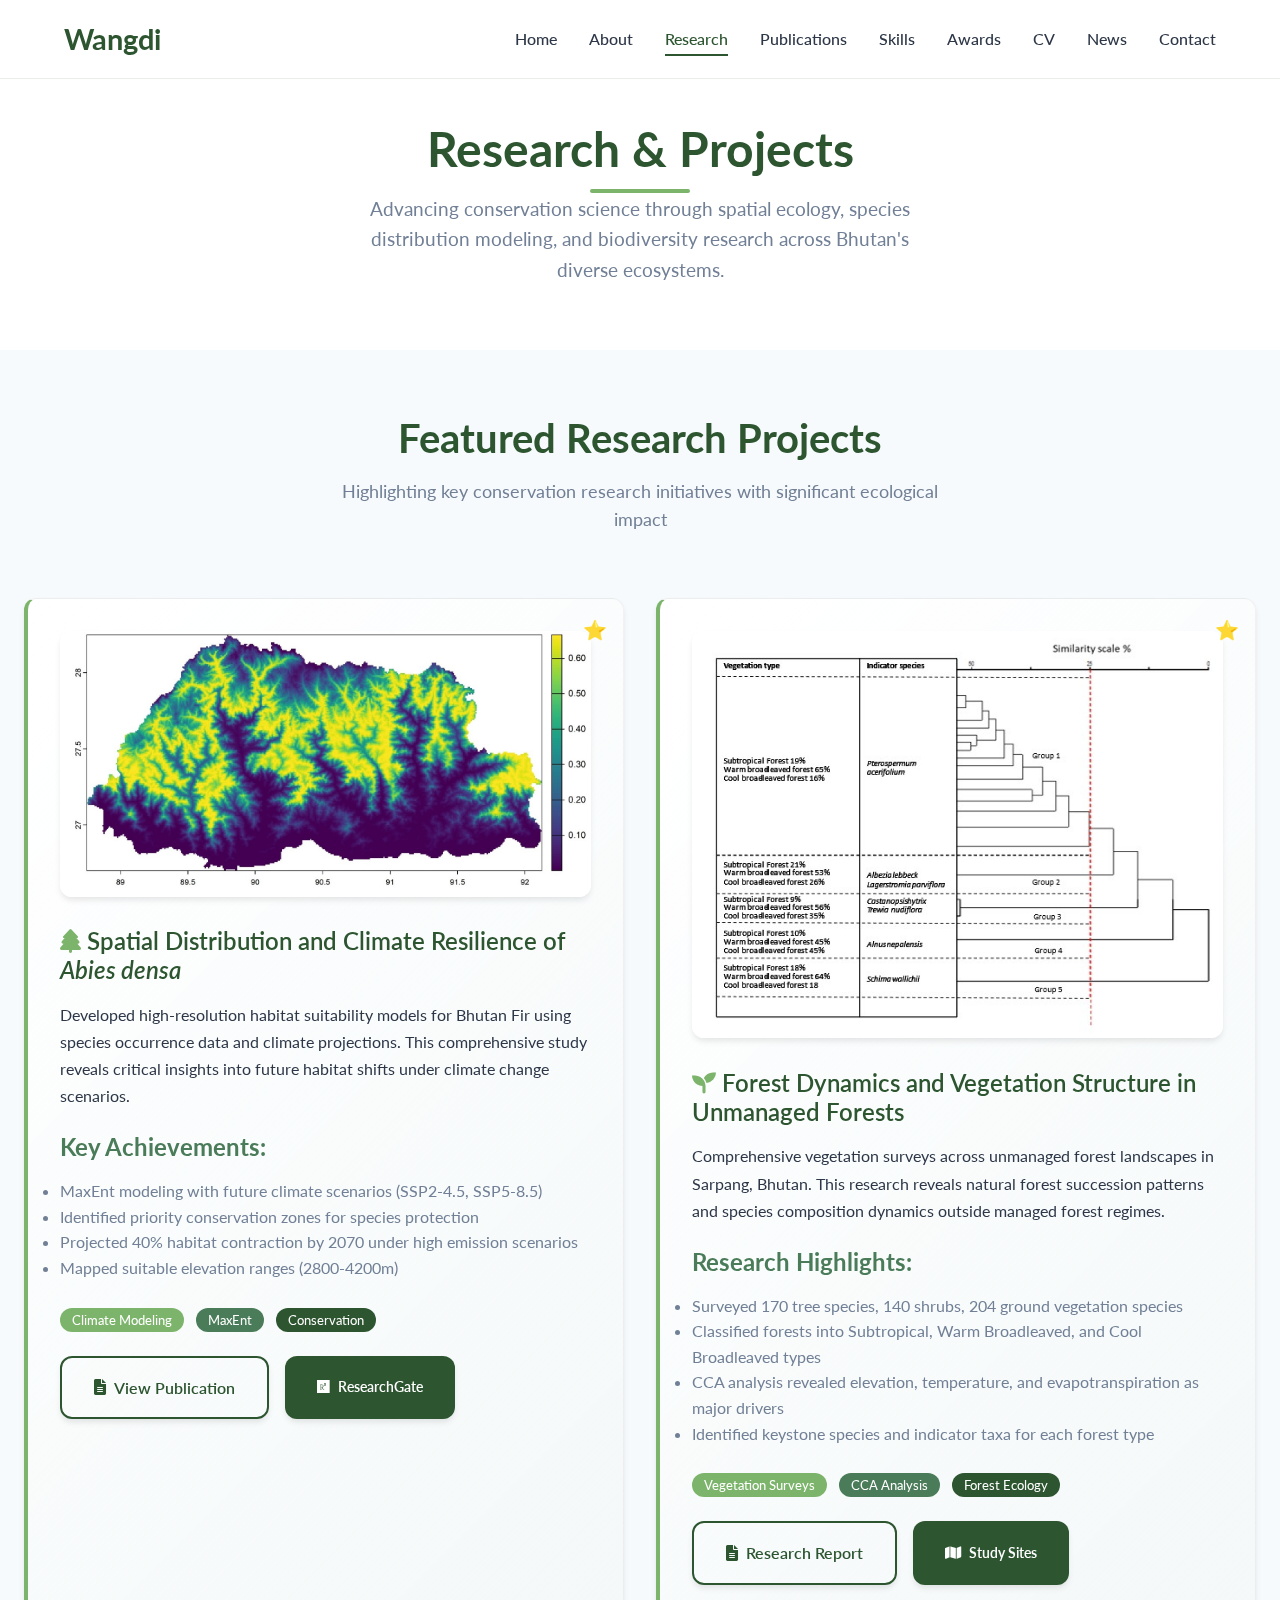
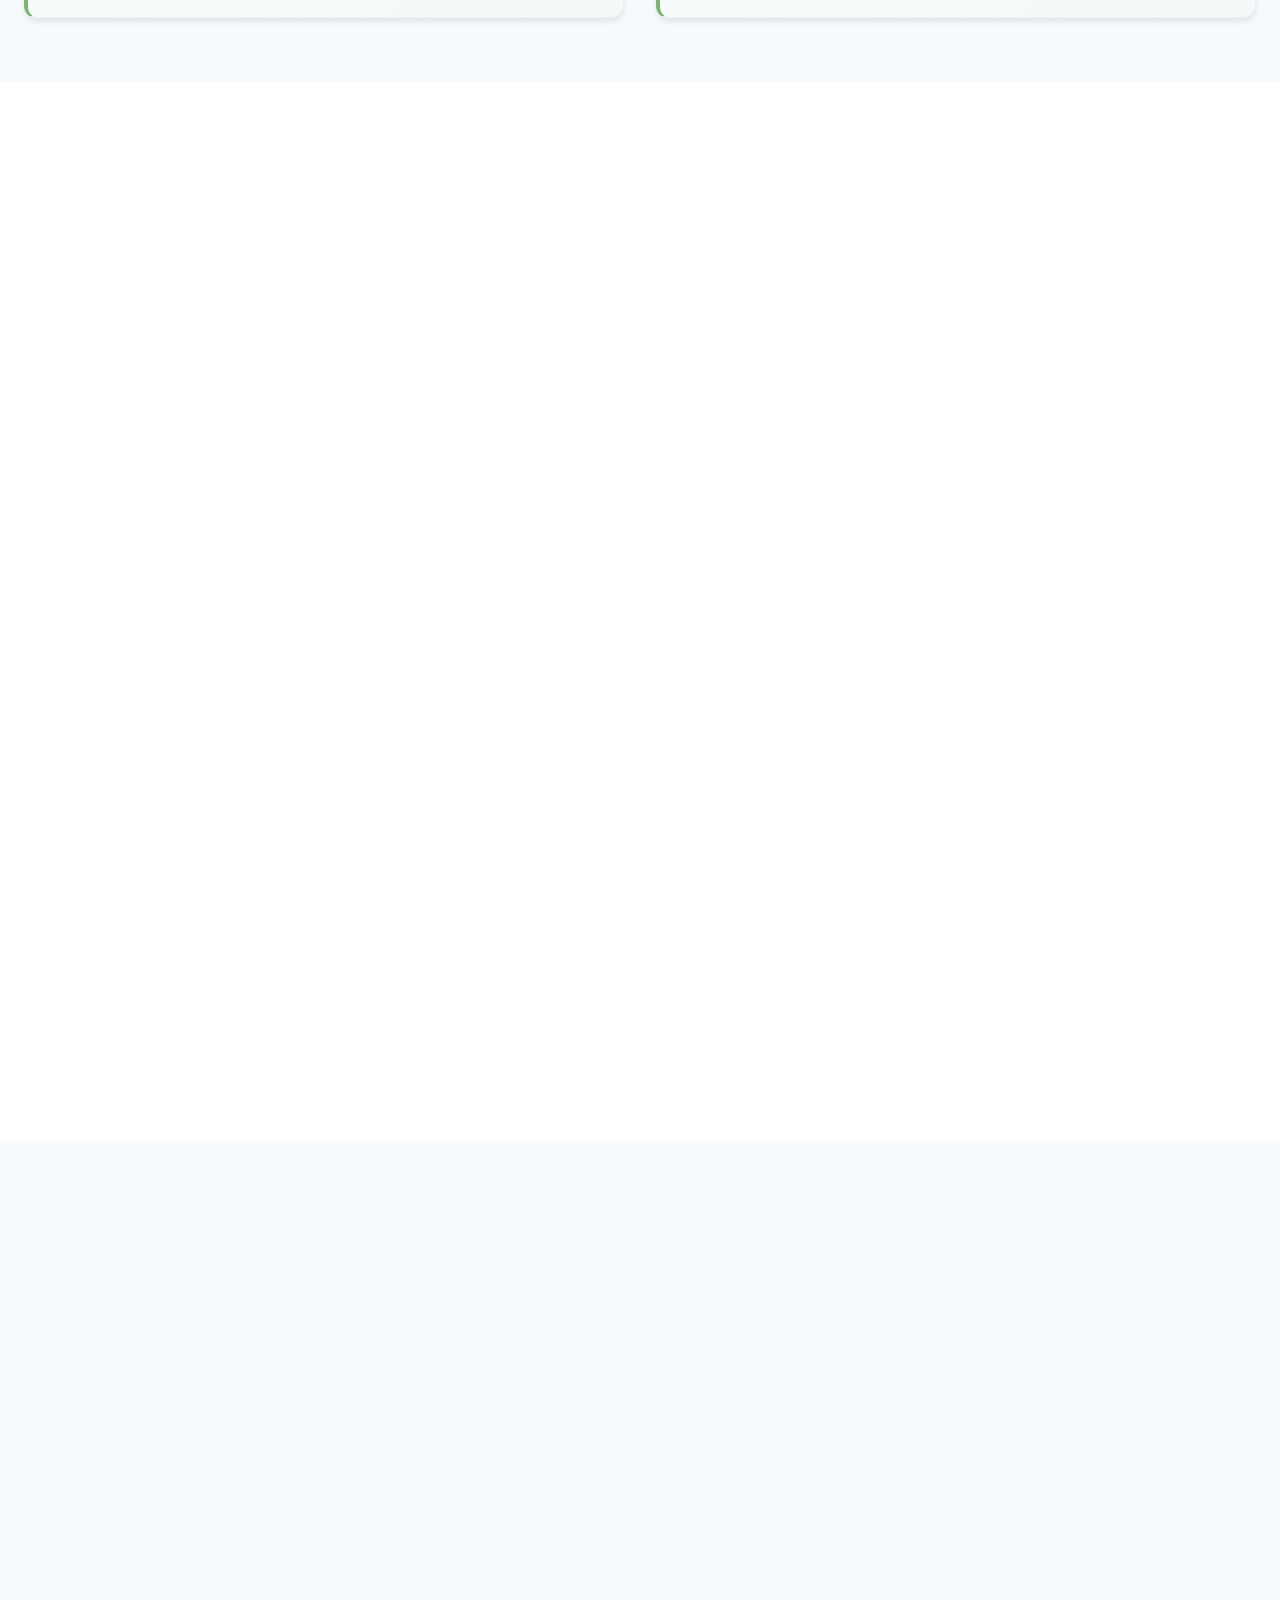
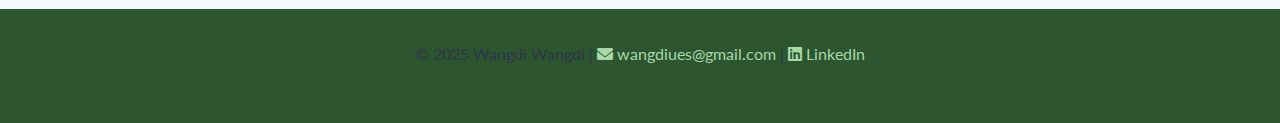
<file: research_projects.html>
<!DOCTYPE html>
<html lang="en">
<head>
    <meta charset="UTF-8">
    <meta name="viewport" content="width=device-width, initial-scale=1.0">
    <title>Research & Projects | Wangdi Wangdi</title>
    <link rel="stylesheet" href="style.css">
    <!-- Google Fonts: Lato with multiple weights -->
    <link href="https://fonts.googleapis.com/css2?family=Lato:wght@300;400;600;700&display=swap" rel="stylesheet">
    <!-- AOS Library for Animations -->
    <link href="https://unpkg.com/aos@2.3.1/dist/aos.css" rel="stylesheet">
    <!-- Font Awesome for Icons -->
    <link rel="stylesheet" href="https://cdnjs.cloudflare.com/ajax/libs/font-awesome/6.0.0/css/all.min.css">
</head>
<body>

    <!-- Navigation Bar -->
    <header>
        <nav class="navbar" id="navbar">
            <a href="index.html" class="logo">Wangdi</a>
            <div class="mobile-menu-toggle" id="mobile-menu-toggle">
                <span></span>
                <span></span>
                <span></span>
            </div>
            <ul class="nav-links" id="nav-links">
                <li><a href="index.html">Home</a></li>
                <li><a href="about.html">About</a></li>
                <li><a href="research_projects.html" class="active">Research</a></li>
                <li><a href="publications.html">Publications</a></li>
                <li><a href="skills.html">Skills</a></li>
                <li><a href="awards.html">Awards</a></li>
                <li><a href="cv.html">CV</a></li>
                <li><a href="blog.html">News</a></li>
                <li><a href="contact.html">Contact</a></li>
            </ul>
        </nav>
    </header>

    <!-- Page Header -->
    <section class="page-header">
        <div class="container">
            <h1 class="page-title" data-aos="fade-down" data-aos-duration="1000">Research & Projects</h1>
            <p class="page-subtitle" data-aos="fade-up" data-aos-delay="200">
                Advancing conservation science through spatial ecology, species distribution modeling, and biodiversity research across Bhutan's diverse ecosystems.
            </p>
        </div>
    </section>

    <!-- Featured Research Projects -->
    <section class="section">
        <div class="container">
            <!-- Section Header -->
            <div class="section-header" data-aos="fade-up" data-aos-delay="300">
                <h2 class="section-title">Featured Research Projects</h2>
                <p class="section-subtitle">Highlighting key conservation research initiatives with significant ecological impact</p>
            </div>

            <!-- Featured Projects Grid -->
            <div class="grid grid-auto-lg">
                <!-- Featured Project 1: Abies densa -->
                <div class="card featured" data-aos="fade-up" data-aos-delay="400">
                    <div class="card-header">
                        <img src="images/abies_habitat_map.jpg" alt="Abies densa Habitat Suitability Map" class="img-responsive img-hover">
                    </div>
                    <div class="card-content">
                        <h3 class="card-title">
                            <i class="fas fa-tree" style="color: var(--accent-color);"></i>
                            Spatial Distribution and Climate Resilience of <em>Abies densa</em>
                        </h3>
                        <p class="mb-md">Developed high-resolution habitat suitability models for Bhutan Fir using species occurrence data and climate projections. This comprehensive study reveals critical insights into future habitat shifts under climate change scenarios.</p>
                        
                        <div class="mb-md">
                            <h4 style="color: var(--secondary-color); margin-bottom: var(--space-sm);">Key Achievements:</h4>
                            <ul style="color: var(--text-light); line-height: 1.6;">
                                <li>MaxEnt modeling with future climate scenarios (SSP2-4.5, SSP5-8.5)</li>
                                <li>Identified priority conservation zones for species protection</li>
                                <li>Projected 40% habitat contraction by 2070 under high emission scenarios</li>
                                <li>Mapped suitable elevation ranges (2800-4200m)</li>
                            </ul>
                        </div>

                        <div class="mb-md">
                            <span style="background: var(--accent-color); color: white; padding: 0.25rem 0.75rem; border-radius: 20px; font-size: 0.8rem; margin-right: 0.5rem;">Climate Modeling</span>
                            <span style="background: var(--secondary-color); color: white; padding: 0.25rem 0.75rem; border-radius: 20px; font-size: 0.8rem; margin-right: 0.5rem;">MaxEnt</span>
                            <span style="background: var(--primary-color); color: white; padding: 0.25rem 0.75rem; border-radius: 20px; font-size: 0.8rem;">Conservation</span>
                        </div>

                        <div style="display: flex; gap: var(--space-sm); flex-wrap: wrap;">
                            <a href="publications.html" class="btn btn-secondary">
                                <i class="fas fa-file-alt"></i> View Publication
                            </a>
                            <a href="https://www.researchgate.net/profile/Wangdi-Wangdi" target="_blank" class="btn" style="font-size: 0.9rem;">
                                <i class="fab fa-researchgate"></i> ResearchGate
                            </a>
                        </div>
                    </div>
                </div>

                <!-- Featured Project 2: Forest Dynamics -->
                <div class="card featured" data-aos="fade-up" data-aos-delay="500">
                    <div class="card-header">
                        <img src="images/forest_cluster.jpg" alt="Forest Dynamics Analysis" class="img-responsive img-hover">
                    </div>
                    <div class="card-content">
                        <h3 class="card-title">
                            <i class="fas fa-seedling" style="color: var(--accent-color);"></i>
                            Forest Dynamics and Vegetation Structure in Unmanaged Forests
                        </h3>
                        <p class="mb-md">Comprehensive vegetation surveys across unmanaged forest landscapes in Sarpang, Bhutan. This research reveals natural forest succession patterns and species composition dynamics outside managed forest regimes.</p>
                        
                        <div class="mb-md">
                            <h4 style="color: var(--secondary-color); margin-bottom: var(--space-sm);">Research Highlights:</h4>
                            <ul style="color: var(--text-light); line-height: 1.6;">
                                <li>Surveyed 170 tree species, 140 shrubs, 204 ground vegetation species</li>
                                <li>Classified forests into Subtropical, Warm Broadleaved, and Cool Broadleaved types</li>
                                <li>CCA analysis revealed elevation, temperature, and evapotranspiration as major drivers</li>
                                <li>Identified keystone species and indicator taxa for each forest type</li>
                            </ul>
                        </div>

                        <div class="mb-md">
                            <span style="background: var(--accent-color); color: white; padding: 0.25rem 0.75rem; border-radius: 20px; font-size: 0.8rem; margin-right: 0.5rem;">Vegetation Surveys</span>
                            <span style="background: var(--secondary-color); color: white; padding: 0.25rem 0.75rem; border-radius: 20px; font-size: 0.8rem; margin-right: 0.5rem;">CCA Analysis</span>
                            <span style="background: var(--primary-color); color: white; padding: 0.25rem 0.75rem; border-radius: 20px; font-size: 0.8rem;">Forest Ecology</span>
                        </div>

                        <div style="display: flex; gap: var(--space-sm); flex-wrap: wrap;">
                            <a href="publications.html" class="btn btn-secondary">
                                <i class="fas fa-file-alt"></i> Research Report
                            </a>
                            <a href="#" class="btn" style="font-size: 0.9rem;">
                                <i class="fas fa-map"></i> Study Sites
                            </a>
                        </div>
                    </div>
                </div>
            </div>
        </div>
    </section>

    <!-- Additional Research Projects -->
    <section class="section" style="background: var(--white);">
        <div class="container">
            <!-- Section Header -->
            <div class="section-header" data-aos="fade-up" data-aos-delay="600">
                <h2 class="section-title">Additional Research Initiatives</h2>
                <p class="section-subtitle">Supporting studies contributing to biodiversity conservation and ecological understanding</p>
            </div>

            <!-- Projects Grid -->
            <div class="grid grid-auto">
                <!-- Project 3: Quercus Species -->
                <div class="card" data-aos="fade-up" data-aos-delay="700">
                    <div class="card-header">
                        <img src="images/quercus_kde_map.jpg" alt="Quercus Species Distribution" class="img-responsive img-hover">
                    </div>
                    <div class="card-content">
                        <h3 class="card-title">
                            <i class="fas fa-leaf"></i>
                            Climate Niche Modeling of <em>Quercus</em> Species
                        </h3>
                        <p class="mb-md">Mapped distributions of dominant <em>Quercus</em> species across Bhutan's elevational gradients. Richness hotspots were identified between 2000–3200 m elevation.</p>
                        
                        <div class="mb-md">
                            <ul style="color: var(--text-light); line-height: 1.6; font-size: 0.95rem;">
                                <li>MaxEnt modeling with high AUC values (>0.91)</li>
                                <li>Kernel Density Estimation for diversity hotspots</li>
                                <li>Climate-driven species zonation analysis</li>
                            </ul>
                        </div>

                        <div class="mb-md">
                            <span style="background: var(--secondary-color); color: white; padding: 0.25rem 0.75rem; border-radius: 20px; font-size: 0.8rem; margin-right: 0.5rem;">Species Distribution</span>
                            <span style="background: var(--accent-color); color: white; padding: 0.25rem 0.75rem; border-radius: 20px; font-size: 0.8rem;">Hotspot Analysis</span>
                        </div>

                        <a href="publications.html" class="btn btn-secondary" style="font-size: 0.9rem;">
                            <i class="fas fa-chart-area"></i> View Results
                        </a>
                    </div>
                </div>

                <!-- Project 4: Salt Licks -->
                <div class="card" data-aos="fade-up" data-aos-delay="800">
                    <div class="card-header">
                        <img src="images/saltlick_wildlife.jpg" alt="Wildlife at Natural Salt Licks" class="img-responsive img-hover">
                    </div>
                    <div class="card-content">
                        <h3 class="card-title">
                            <i class="fas fa-binoculars"></i>
                            Wildlife Use of Natural Salt Licks
                        </h3>
                        <p class="mb-md">Analyzed chemical properties of natural salt licks and documented wildlife usage patterns through extensive camera trap monitoring across multiple sites.</p>
                        
                        <div class="mb-md">
                            <ul style="color: var(--text-light); line-height: 1.6; font-size: 0.95rem;">
                                <li>10 natural salt lick sites monitored</li>
                                <li>300+ camera trap days of observation</li>
                                <li>1400+ animal photos catalogued</li>
                                <li>Species included Barking Deer, Assamese Macaque, Himalayan Serow</li>
                            </ul>
                        </div>

                        <div class="mb-md">
                            <span style="background: var(--primary-color); color: white; padding: 0.25rem 0.75rem; border-radius: 20px; font-size: 0.8rem; margin-right: 0.5rem;">Camera Trapping</span>
                            <span style="background: var(--secondary-color); color: white; padding: 0.25rem 0.75rem; border-radius: 20px; font-size: 0.8rem;">Wildlife Monitoring</span>
                        </div>

                        <a href="publications.html" class="btn btn-secondary" style="font-size: 0.9rem;">
                            <i class="fas fa-file-alt"></i> Published Study
                        </a>
                    </div>
                </div>

                <!-- Future Research Placeholder -->
                <div class="card" data-aos="fade-up" data-aos-delay="900" style="border: 2px dashed var(--accent-color); background: rgba(125, 180, 108, 0.02);">
                    <div class="card-content text-center">
                        <i class="fas fa-flask" style="font-size: 3rem; color: var(--accent-color); margin-bottom: var(--space-sm);"></i>
                        <h3 class="card-title">Upcoming Research</h3>
                        <p class="mb-md">New projects in development focusing on elephant spatial ecology, multi-species occupancy modeling, and Rhododendron climate vulnerability.</p>
                        
                        <a href="contact.html" class="btn">
                            <i class="fas fa-handshake"></i> Collaboration Opportunities
                        </a>
                    </div>
                </div>
            </div>
        </div>
    </section>

    <!-- Research Impact Stats -->
    <section class="stats-section" data-aos="fade-up" data-aos-delay="1000">
        <div class="container">
            <div class="stats-grid">
                <div class="stat-item">
                    <i class="fas fa-project-diagram stat-icon"></i>
                    <span class="stat-number">8+</span>
                    <div class="stat-label">Active Research Projects</div>
                </div>
                <div class="stat-item">
                    <i class="fas fa-map-marked-alt stat-icon"></i>
                    <span class="stat-number">500+</span>
                    <div class="stat-label">Study Sites Surveyed</div>
                </div>
                <div class="stat-item">
                    <i class="fas fa-database stat-icon"></i>
                    <span class="stat-number">5000+</span>
                    <div class="stat-label">Species Records</div>
                </div>
                <div class="stat-item">
                    <i class="fas fa-users stat-icon"></i>
                    <span class="stat-number">15+</span>
                    <div class="stat-label">Collaborators</div>
                </div>
            </div>
        </div>
    </section>

    <!-- Scroll to top button -->
    <a href="#" class="scroll-to-top" id="scroll-to-top">
        <i class="fas fa-chevron-up"></i>
    </a>

    <!-- Footer -->
    <footer>
        <p>© 2025 Wangdi Wangdi | <a href="mailto:wangdiues@gmail.com"><i class="fas fa-envelope"></i> wangdiues@gmail.com</a> | <a href="https://www.linkedin.com/in/wangdi-wangdi/" target="_blank"><i class="fab fa-linkedin"></i> LinkedIn</a></p>
    </footer>

    <!-- AOS Script -->
    <script src="https://unpkg.com/aos@2.3.1/dist/aos.js"></script>
    <script>
        // Initialize AOS (Animate On Scroll)
        AOS.init({
            duration: 800,
            easing: 'ease-in-out',
            once: true,
            offset: 100,
            delay: 100
        });

        // Mobile menu toggle functionality
        const mobileMenuToggle = document.getElementById('mobile-menu-toggle');
        const navLinks = document.getElementById('nav-links');

        if (mobileMenuToggle && navLinks) {
            mobileMenuToggle.addEventListener('click', () => {
                navLinks.classList.toggle('active');
                
                // Animate hamburger menu
                const spans = mobileMenuToggle.querySelectorAll('span');
                if (navLinks.classList.contains('active')) {
                    spans[0].style.transform = 'rotate(45deg) translate(5px, 5px)';
                    spans[1].style.opacity = '0';
                    spans[2].style.transform = 'rotate(-45deg) translate(7px, -6px)';
                } else {
                    spans.forEach(span => {
                        span.style.transform = '';
                        span.style.opacity = '';
                    });
                }
            });

            // Close mobile menu when clicking on a link
            navLinks.addEventListener('click', (e) => {
                if (e.target.tagName === 'A') {
                    navLinks.classList.remove('active');
                    const spans = mobileMenuToggle.querySelectorAll('span');
                    spans.forEach(span => {
                        span.style.transform = '';
                        span.style.opacity = '';
                    });
                }
            });
        }

        // Navbar scroll effect
        const navbar = document.getElementById('navbar');
        let lastScrollTop = 0;

        window.addEventListener('scroll', () => {
            const currentScroll = window.pageYOffset || document.documentElement.scrollTop;
            
            // Add scrolled class for styling
            if (currentScroll > 100) {
                navbar.classList.add('scrolled');
            } else {
                navbar.classList.remove('scrolled');
            }
            
            // Hide/show navbar on scroll
            if (currentScroll > lastScrollTop && currentScroll > 200) {
                navbar.style.transform = 'translateY(-100%)';
            } else {
                navbar.style.transform = 'translateY(0)';
            }
            
            lastScrollTop = currentScroll <= 0 ? 0 : currentScroll;
        });

        // Scroll to top button functionality
        const scrollToTopBtn = document.getElementById('scroll-to-top');
        
        window.addEventListener('scroll', () => {
            if (window.scrollY > 300) {
                scrollToTopBtn.classList.add('visible');
            } else {
                scrollToTopBtn.classList.remove('visible');
            }
        });

        scrollToTopBtn.addEventListener('click', (e) => {
            e.preventDefault();
            window.scrollTo({
                top: 0,
                behavior: 'smooth'
            });
        });

        // Error handling for missing images
        document.querySelectorAll('img').forEach(img => {
            img.addEventListener('error', function() {
                this.src = 'data:image/svg+xml,<svg xmlns="http://www.w3.org/2000/svg" width="400" height="300" viewBox="0 0 400 300"><rect width="400" height="300" fill="%23f0f0f0"/><text x="200" y="150" font-family="Arial" font-size="16" fill="%23999" text-anchor="middle" dy=".3em">Research Image</text></svg>';
                this.alt = 'Research project visualization';
            });
        });
    </script>

</body>
</html>
</file>
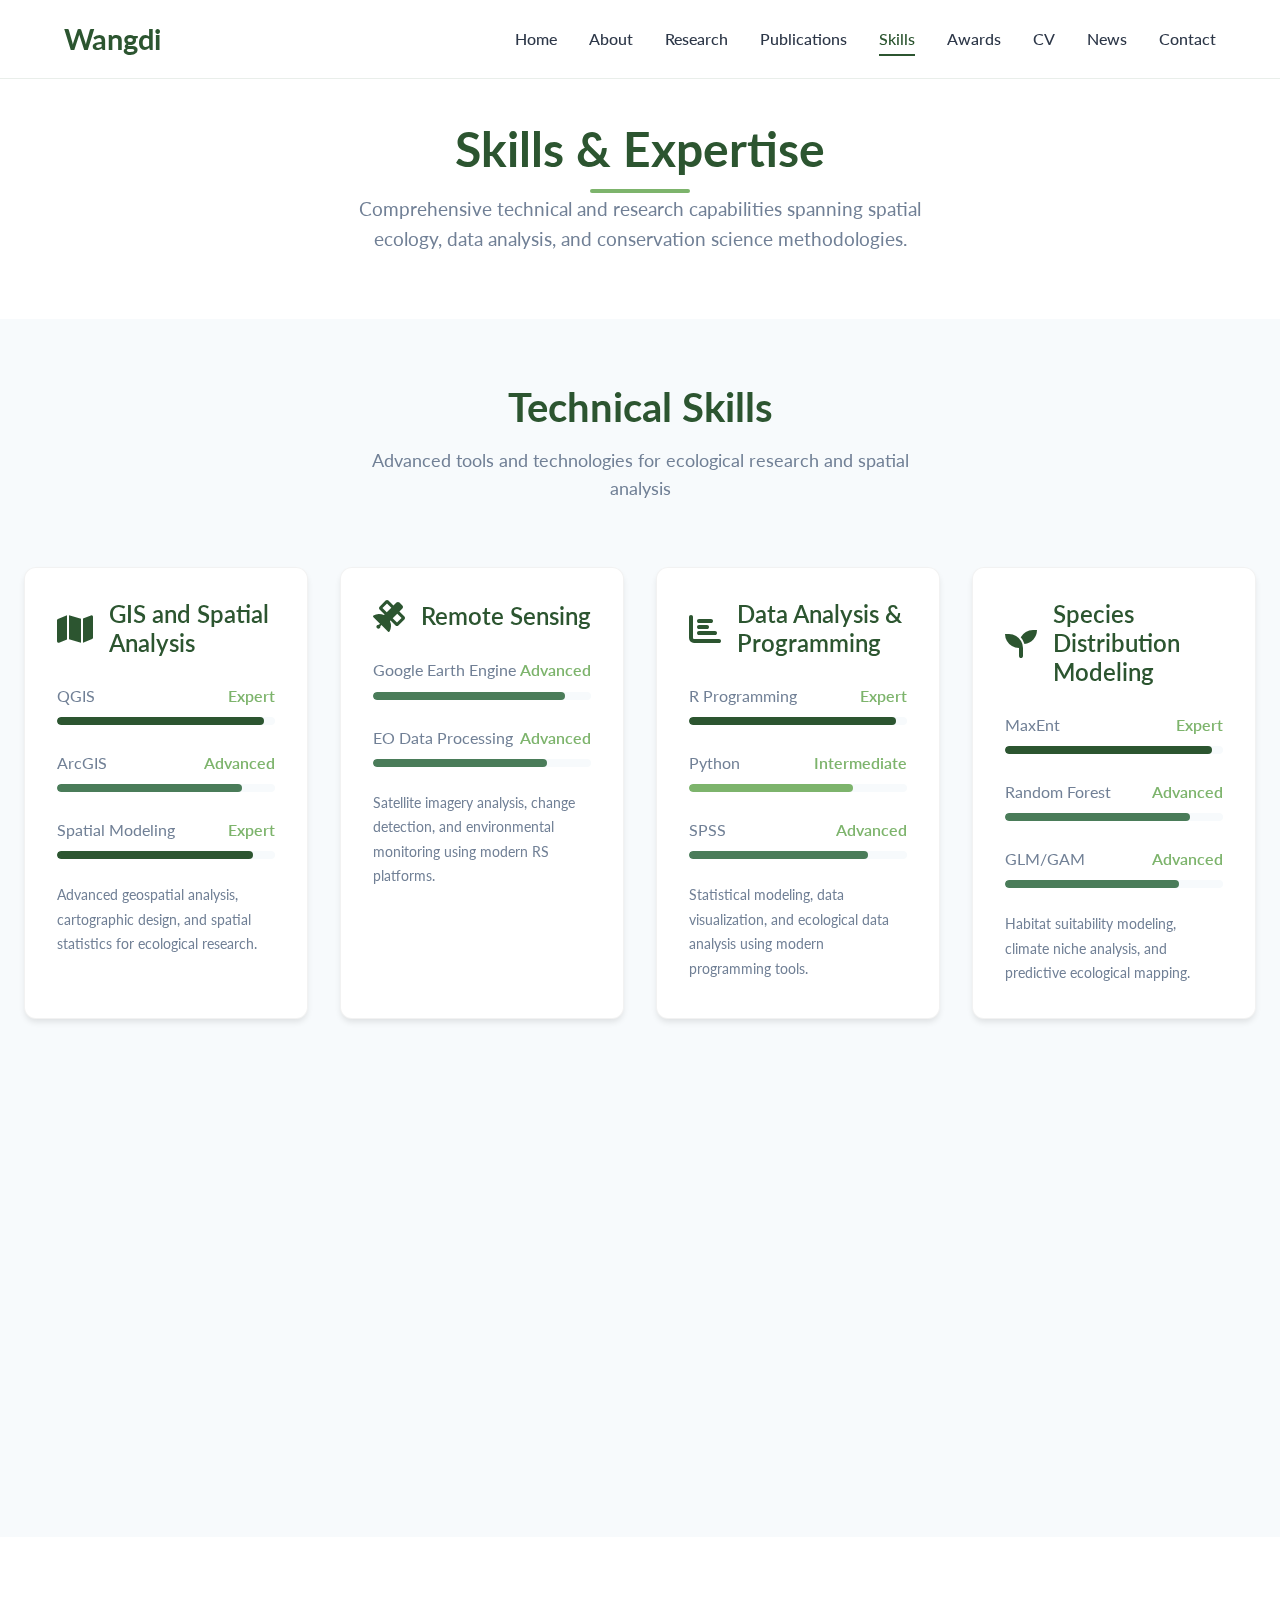
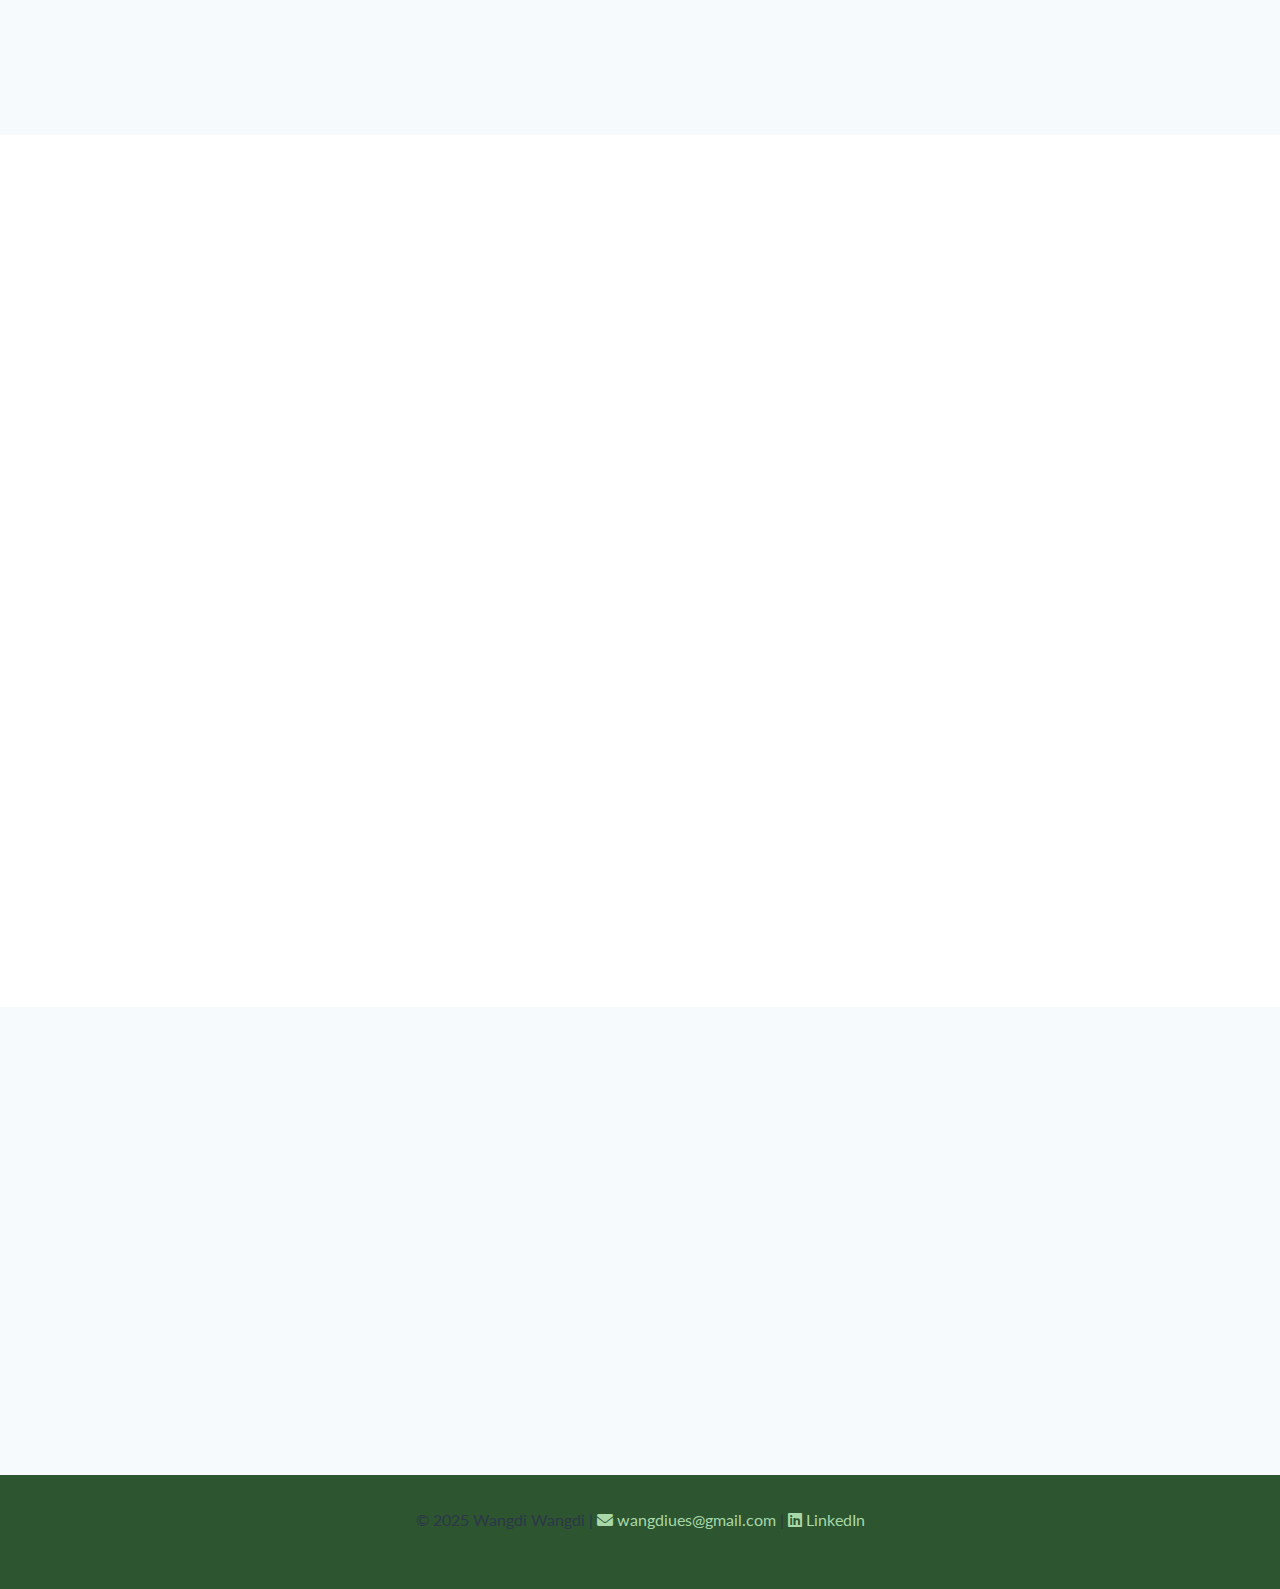
<file: skills.html>
<!DOCTYPE html>
<html lang="en">
<head>
    <meta charset="UTF-8">
    <meta name="viewport" content="width=device-width, initial-scale=1.0">
    <title>Skills & Certifications | Wangdi Wangdi</title>
    <link rel="stylesheet" href="style.css">
    <!-- Google Fonts: Lato with multiple weights -->
    <link href="https://fonts.googleapis.com/css2?family=Lato:wght@300;400;600;700&display=swap" rel="stylesheet">
    <!-- AOS Library for Animations -->
    <link href="https://unpkg.com/aos@2.3.1/dist/aos.css" rel="stylesheet">
    <!-- Font Awesome for Icons -->
    <link rel="stylesheet" href="https://cdnjs.cloudflare.com/ajax/libs/font-awesome/6.0.0/css/all.min.css">
</head>
<body>

    <!-- Navigation Bar -->
    <header>
        <nav class="navbar" id="navbar">
            <a href="index.html" class="logo">Wangdi</a>
            <div class="mobile-menu-toggle" id="mobile-menu-toggle">
                <span></span>
                <span></span>
                <span></span>
            </div>
            <ul class="nav-links" id="nav-links">
                <li><a href="index.html">Home</a></li>
                <li><a href="about.html">About</a></li>
                <li><a href="research_projects.html">Research</a></li>
                <li><a href="publications.html">Publications</a></li>
                <li><a href="skills.html" class="active">Skills</a></li>
                <li><a href="awards.html">Awards</a></li>
                <li><a href="cv.html">CV</a></li>
                <li><a href="blog.html">News</a></li>
                <li><a href="contact.html">Contact</a></li>
            </ul>
        </nav>
    </header>

    <!-- Page Header -->
    <section class="page-header">
        <div class="container">
            <h1 class="page-title" data-aos="fade-down" data-aos-duration="1000">Skills & Expertise</h1>
            <p class="page-subtitle" data-aos="fade-up" data-aos-delay="200">
                Comprehensive technical and research capabilities spanning spatial ecology, data analysis, and conservation science methodologies.
            </p>
        </div>
    </section>

    <!-- Technical Skills -->
    <section class="section">
        <div class="container">
            <!-- Section Header -->
            <div class="section-header" data-aos="fade-up" data-aos-delay="300">
                <h2 class="section-title">Technical Skills</h2>
                <p class="section-subtitle">Advanced tools and technologies for ecological research and spatial analysis</p>
            </div>

            <!-- Skills Grid -->
            <div class="grid grid-auto">
                <div class="card" data-aos="fade-up" data-aos-delay="400">
                    <div class="card-content">
                        <div style="display: flex; align-items: center; gap: var(--space-sm); margin-bottom: var(--space-md);">
                            <i class="fas fa-map" style="font-size: 2rem; color: var(--primary-color);"></i>
                            <h3 class="card-title" style="margin-bottom: 0;">GIS and Spatial Analysis</h3>
                        </div>
                        <div style="margin-bottom: var(--space-md);">
                            <div style="display: flex; justify-content: space-between; margin-bottom: var(--space-xs);">
                                <span>QGIS</span>
                                <span style="color: var(--accent-color); font-weight: 600;">Expert</span>
                            </div>
                            <div style="background: var(--background-light); height: 8px; border-radius: 4px; overflow: hidden;">
                                <div style="background: var(--primary-color); height: 100%; width: 95%; border-radius: 4px;"></div>
                            </div>
                        </div>
                        <div style="margin-bottom: var(--space-md);">
                            <div style="display: flex; justify-content: space-between; margin-bottom: var(--space-xs);">
                                <span>ArcGIS</span>
                                <span style="color: var(--accent-color); font-weight: 600;">Advanced</span>
                            </div>
                            <div style="background: var(--background-light); height: 8px; border-radius: 4px; overflow: hidden;">
                                <div style="background: var(--secondary-color); height: 100%; width: 85%; border-radius: 4px;"></div>
                            </div>
                        </div>
                        <div style="margin-bottom: var(--space-md);">
                            <div style="display: flex; justify-content: space-between; margin-bottom: var(--space-xs);">
                                <span>Spatial Modeling</span>
                                <span style="color: var(--accent-color); font-weight: 600;">Expert</span>
                            </div>
                            <div style="background: var(--background-light); height: 8px; border-radius: 4px; overflow: hidden;">
                                <div style="background: var(--primary-color); height: 100%; width: 90%; border-radius: 4px;"></div>
                            </div>
                        </div>
                        <p style="color: var(--text-light); font-size: 0.9rem; margin-bottom: 0;">Advanced geospatial analysis, cartographic design, and spatial statistics for ecological research.</p>
                    </div>
                </div>

                <div class="card" data-aos="fade-up" data-aos-delay="500">
                    <div class="card-content">
                        <div style="display: flex; align-items: center; gap: var(--space-sm); margin-bottom: var(--space-md);">
                            <i class="fas fa-satellite" style="font-size: 2rem; color: var(--primary-color);"></i>
                            <h3 class="card-title" style="margin-bottom: 0;">Remote Sensing</h3>
                        </div>
                        <div style="margin-bottom: var(--space-md);">
                            <div style="display: flex; justify-content: space-between; margin-bottom: var(--space-xs);">
                                <span>Google Earth Engine</span>
                                <span style="color: var(--accent-color); font-weight: 600;">Advanced</span>
                            </div>
                            <div style="background: var(--background-light); height: 8px; border-radius: 4px; overflow: hidden;">
                                <div style="background: var(--secondary-color); height: 100%; width: 88%; border-radius: 4px;"></div>
                            </div>
                        </div>
                        <div style="margin-bottom: var(--space-md);">
                            <div style="display: flex; justify-content: space-between; margin-bottom: var(--space-xs);">
                                <span>EO Data Processing</span>
                                <span style="color: var(--accent-color); font-weight: 600;">Advanced</span>
                            </div>
                            <div style="background: var(--background-light); height: 8px; border-radius: 4px; overflow: hidden;">
                                <div style="background: var(--secondary-color); height: 100%; width: 80%; border-radius: 4px;"></div>
                            </div>
                        </div>
                        <p style="color: var(--text-light); font-size: 0.9rem; margin-bottom: 0;">Satellite imagery analysis, change detection, and environmental monitoring using modern RS platforms.</p>
                    </div>
                </div>

                <div class="card" data-aos="fade-up" data-aos-delay="600">
                    <div class="card-content">
                        <div style="display: flex; align-items: center; gap: var(--space-sm); margin-bottom: var(--space-md);">
                            <i class="fas fa-chart-bar" style="font-size: 2rem; color: var(--primary-color);"></i>
                            <h3 class="card-title" style="margin-bottom: 0;">Data Analysis & Programming</h3>
                        </div>
                        <div style="margin-bottom: var(--space-md);">
                            <div style="display: flex; justify-content: space-between; margin-bottom: var(--space-xs);">
                                <span>R Programming</span>
                                <span style="color: var(--accent-color); font-weight: 600;">Expert</span>
                            </div>
                            <div style="background: var(--background-light); height: 8px; border-radius: 4px; overflow: hidden;">
                                <div style="background: var(--primary-color); height: 100%; width: 95%; border-radius: 4px;"></div>
                            </div>
                        </div>
                        <div style="margin-bottom: var(--space-md);">
                            <div style="display: flex; justify-content: space-between; margin-bottom: var(--space-xs);">
                                <span>Python</span>
                                <span style="color: var(--accent-color); font-weight: 600;">Intermediate</span>
                            </div>
                            <div style="background: var(--background-light); height: 8px; border-radius: 4px; overflow: hidden;">
                                <div style="background: var(--accent-color); height: 100%; width: 75%; border-radius: 4px;"></div>
                            </div>
                        </div>
                        <div style="margin-bottom: var(--space-md);">
                            <div style="display: flex; justify-content: space-between; margin-bottom: var(--space-xs);">
                                <span>SPSS</span>
                                <span style="color: var(--accent-color); font-weight: 600;">Advanced</span>
                            </div>
                            <div style="background: var(--background-light); height: 8px; border-radius: 4px; overflow: hidden;">
                                <div style="background: var(--secondary-color); height: 100%; width: 82%; border-radius: 4px;"></div>
                            </div>
                        </div>
                        <p style="color: var(--text-light); font-size: 0.9rem; margin-bottom: 0;">Statistical modeling, data visualization, and ecological data analysis using modern programming tools.</p>
                    </div>
                </div>

                <div class="card" data-aos="fade-up" data-aos-delay="700">
                    <div class="card-content">
                        <div style="display: flex; align-items: center; gap: var(--space-sm); margin-bottom: var(--space-md);">
                            <i class="fas fa-seedling" style="font-size: 2rem; color: var(--primary-color);"></i>
                            <h3 class="card-title" style="margin-bottom: 0;">Species Distribution Modeling</h3>
                        </div>
                        <div style="margin-bottom: var(--space-md);">
                            <div style="display: flex; justify-content: space-between; margin-bottom: var(--space-xs);">
                                <span>MaxEnt</span>
                                <span style="color: var(--accent-color); font-weight: 600;">Expert</span>
                            </div>
                            <div style="background: var(--background-light); height: 8px; border-radius: 4px; overflow: hidden;">
                                <div style="background: var(--primary-color); height: 100%; width: 95%; border-radius: 4px;"></div>
                            </div>
                        </div>
                        <div style="margin-bottom: var(--space-md);">
                            <div style="display: flex; justify-content: space-between; margin-bottom: var(--space-xs);">
                                <span>Random Forest</span>
                                <span style="color: var(--accent-color); font-weight: 600;">Advanced</span>
                            </div>
                            <div style="background: var(--background-light); height: 8px; border-radius: 4px; overflow: hidden;">
                                <div style="background: var(--secondary-color); height: 100%; width: 85%; border-radius: 4px;"></div>
                            </div>
                        </div>
                        <div style="margin-bottom: var(--space-md);">
                            <div style="display: flex; justify-content: space-between; margin-bottom: var(--space-xs);">
                                <span>GLM/GAM</span>
                                <span style="color: var(--accent-color); font-weight: 600;">Advanced</span>
                            </div>
                            <div style="background: var(--background-light); height: 8px; border-radius: 4px; overflow: hidden;">
                                <div style="background: var(--secondary-color); height: 100%; width: 80%; border-radius: 4px;"></div>
                            </div>
                        </div>
                        <p style="color: var(--text-light); font-size: 0.9rem; margin-bottom: 0;">Habitat suitability modeling, climate niche analysis, and predictive ecological mapping.</p>
                    </div>
                </div>

                <div class="card" data-aos="fade-up" data-aos-delay="800">
                    <div class="card-content">
                        <div style="display: flex; align-items: center; gap: var(--space-sm); margin-bottom: var(--space-md);">
                            <i class="fas fa-camera" style="font-size: 2rem; color: var(--primary-color);"></i>
                            <h3 class="card-title" style="margin-bottom: 0;">Wildlife Monitoring</h3>
                        </div>
                        <div style="margin-bottom: var(--space-md);">
                            <div style="display: flex; justify-content: space-between; margin-bottom: var(--space-xs);">
                                <span>Camera Trap Analysis</span>
                                <span style="color: var(--accent-color); font-weight: 600;">Expert</span>
                            </div>
                            <div style="background: var(--background-light); height: 8px; border-radius: 4px; overflow: hidden;">
                                <div style="background: var(--primary-color); height: 100%; width: 92%; border-radius: 4px;"></div>
                            </div>
                        </div>
                        <div style="margin-bottom: var(--space-md);">
                            <div style="display: flex; justify-content: space-between; margin-bottom: var(--space-xs);">
                                <span>Telemetry Analysis</span>
                                <span style="color: var(--accent-color); font-weight: 600;">Advanced</span>
                            </div>
                            <div style="background: var(--background-light); height: 8px; border-radius: 4px; overflow: hidden;">
                                <div style="background: var(--secondary-color); height: 100%; width: 88%; border-radius: 4px;"></div>
                            </div>
                        </div>
                        <div style="margin-bottom: var(--space-md);">
                            <div style="display: flex; justify-content: space-between; margin-bottom: var(--space-xs);">
                                <span>Movement Ecology</span>
                                <span style="color: var(--accent-color); font-weight: 600;">Advanced</span>
                            </div>
                            <div style="background: var(--background-light); height: 8px; border-radius: 4px; overflow: hidden;">
                                <div style="background: var(--secondary-color); height: 100%; width: 85%; border-radius: 4px;"></div>
                            </div>
                        </div>
                        <p style="color: var(--text-light); font-size: 0.9rem; margin-bottom: 0;">Animal behavior analysis, home range estimation, and wildlife population monitoring.</p>
                    </div>
                </div>

                <div class="card" data-aos="fade-up" data-aos-delay="900">
                    <div class="card-content">
                        <div style="display: flex; align-items: center; gap: var(--space-sm); margin-bottom: var(--space-md);">
                            <i class="fas fa-cloud-sun" style="font-size: 2rem; color: var(--primary-color);"></i>
                            <h3 class="card-title" style="margin-bottom: 0;">Climate Modeling</h3>
                        </div>
                        <div style="margin-bottom: var(--space-md);">
                            <div style="display: flex; justify-content: space-between; margin-bottom: var(--space-xs);">
                                <span>WorldClim Data</span>
                                <span style="color: var(--accent-color); font-weight: 600;">Expert</span>
                            </div>
                            <div style="background: var(--background-light); height: 8px; border-radius: 4px; overflow: hidden;">
                                <div style="background: var(--primary-color); height: 100%; width: 90%; border-radius: 4px;"></div>
                            </div>
                        </div>
                        <div style="margin-bottom: var(--space-md);">
                            <div style="display: flex; justify-content: space-between; margin-bottom: var(--space-xs);">
                                <span>CMIP6 Projections</span>
                                <span style="color: var(--accent-color); font-weight: 600;">Advanced</span>
                            </div>
                            <div style="background: var(--background-light); height: 8px; border-radius: 4px; overflow: hidden;">
                                <div style="background: var(--secondary-color); height: 100%; width: 85%; border-radius: 4px;"></div>
                            </div>
                        </div>
                        <p style="color: var(--text-light); font-size: 0.9rem; margin-bottom: 0;">Climate change impact assessment and future scenario modeling for biodiversity conservation.</p>
                    </div>
                </div>
            </div>
        </div>
    </section>

    <!-- Research Expertise -->
    <section class="section" style="background: var(--white);">
        <div class="container">
            <!-- Section Header -->
            <div class="section-header" data-aos="fade-up" data-aos-delay="1000">
                <h2 class="section-title">Research Expertise</h2>
                <p class="section-subtitle">Specialized methodologies and analytical approaches for ecological research</p>
            </div>

            <!-- Expertise Grid -->
            <div class="grid grid-cols-2">
                <div class="card" data-aos="fade-up" data-aos-delay="1100">
                    <div class="card-content">
                        <h3 class="card-title">
                            <i class="fas fa-map-marked-alt" style="color: var(--accent-color);"></i>
                            Habitat Suitability & Climate Niche Modeling
                        </h3>
                        <p>Advanced techniques for predicting species distributions under current and future climate scenarios.</p>
                    </div>
                </div>
                
                <div class="card" data-aos="fade-up" data-aos-delay="1200">
                    <div class="card-content">
                        <h3 class="card-title">
                            <i class="fas fa-leaf" style="color: var(--accent-color);"></i>
                            Biodiversity Monitoring & Vegetation Surveys
                        </h3>
                        <p>Comprehensive field methodologies for ecosystem assessment and species composition analysis.</p>
                    </div>
                </div>
                
                <div class="card" data-aos="fade-up" data-aos-delay="1300">
                    <div class="card-content">
                        <h3 class="card-title">
                            <i class="fas fa-project-diagram" style="color: var(--accent-color);"></i>
                            Multivariate Statistical Analysis
                        </h3>
                        <p>CCA, NMDS, PCA, and other ordination techniques for ecological pattern recognition.</p>
                    </div>
                </div>
                
                <div class="card" data-aos="fade-up" data-aos-delay="1400">
                    <div class="card-content">
                        <h3 class="card-title">
                            <i class="fas fa-eye" style="color: var(--accent-color);"></i>
                            Occupancy Modeling for Multiple Species
                        </h3>
                        <p>Detection probability estimation and community-level occupancy analysis for wildlife studies.</p>
                    </div>
                </div>
            </div>
        </div>
    </section>

    <!-- Professional Skills -->
    <section class="section">
        <div class="container">
            <!-- Section Header -->
            <div class="section-header" data-aos="fade-up" data-aos-delay="1500">
                <h2 class="section-title">Professional & Soft Skills</h2>
                <p class="section-subtitle">Leadership and collaboration capabilities for effective research management</p>
            </div>

            <!-- Skills Grid -->
            <div class="grid grid-auto">
                <div class="card" data-aos="flip-left" data-aos-delay="1600">
                    <div class="card-content text-center">
                        <i class="fas fa-users" style="font-size: 3rem; color: var(--primary-color); margin-bottom: var(--space-sm);"></i>
                        <h3 class="card-title">Project Leadership and Management</h3>
                        <p>Leading multidisciplinary research teams and managing complex conservation projects from conception to completion.</p>
                    </div>
                </div>
                
                <div class="card" data-aos="flip-left" data-aos-delay="1700">
                    <div class="card-content text-center">
                        <i class="fas fa-shield-alt" style="font-size: 3rem; color: var(--primary-color); margin-bottom: var(--space-sm);"></i>
                        <h3 class="card-title">Conservation Strategy and Planning</h3>
                        <p>Developing evidence-based conservation strategies and implementing adaptive management approaches.</p>
                    </div>
                </div>
                
                <div class="card" data-aos="flip-left" data-aos-delay="1800">
                    <div class="card-content text-center">
                        <i class="fas fa-pen" style="font-size: 3rem; color: var(--primary-color); margin-bottom: var(--space-sm);"></i>
                        <h3 class="card-title">Scientific Writing and Reporting</h3>
                        <p>Communicating research findings through peer-reviewed publications, technical reports, and grant proposals.</p>
                    </div>
                </div>
                
                <div class="card" data-aos="flip-left" data-aos-delay="1900">
                    <div class="card-content text-center">
                        <i class="fas fa-handshake" style="font-size: 3rem; color: var(--primary-color); margin-bottom: var(--space-sm);"></i>
                        <h3 class="card-title">Stakeholder Engagement and Collaboration</h3>
                        <p>Building partnerships with government agencies, NGOs, and local communities for conservation initiatives.</p>
                    </div>
                </div>
                
                <div class="card" data-aos="flip-left" data-aos-delay="2000">
                    <div class="card-content text-center">
                        <i class="fas fa-chalkboard-teacher" style="font-size: 3rem; color: var(--primary-color); margin-bottom: var(--space-sm);"></i>
                        <h3 class="card-title">Workshop Facilitation and Training</h3>
                        <p>Designing and delivering training programs for capacity building in conservation techniques and technologies.</p>
                    </div>
                </div>
            </div>
        </div>
    </section>

    <!-- Certifications Section -->
    <section class="section" style="background: var(--white);">
        <div class="container">
            <!-- Section Header -->
            <div class="section-header" data-aos="fade-up" data-aos-delay="2100">
                <h2 class="section-title">Professional Certifications</h2>
                <p class="section-subtitle">Continuous learning and professional development achievements</p>
            </div>

            <!-- Certificates Grid -->
            <div class="grid grid-auto">
                <div class="card" data-aos="zoom-in" data-aos-delay="2200">
                    <div class="card-header">
                        <img src="images/certificate1.jpg" alt="Professional Certification 1" class="img-responsive img-hover">
                    </div>
                    <div class="card-content">
                        <h4 style="color: var(--primary-color); margin-bottom: var(--space-sm);">Advanced GIS & Remote Sensing</h4>
                        <p style="color: var(--text-light); font-size: 0.9rem;">Specialized training in spatial analysis and satellite data processing for environmental applications.</p>
                    </div>
                </div>
                
                <div class="card" data-aos="zoom-in" data-aos-delay="2300">
                    <div class="card-header">
                        <img src="images/certificate2.jpg" alt="Professional Certification 2" class="img-responsive img-hover">
                    </div>
                    <div class="card-content">
                        <h4 style="color: var(--primary-color); margin-bottom: var(--space-sm);">Ecological Monitoring Techniques</h4>
                        <p style="color: var(--text-light); font-size: 0.9rem;">Comprehensive training in biodiversity assessment and ecosystem monitoring methodologies.</p>
                    </div>
                </div>
                
                <div class="card" data-aos="zoom-in" data-aos-delay="2400">
                    <div class="card-header">
                        <img src="images/certificate3.jpg" alt="Professional Certification 3" class="img-responsive img-hover">
                    </div>
                    <div class="card-content">
                        <h4 style="color: var(--primary-color); margin-bottom: var(--space-sm);">Conservation Planning & Strategy</h4>
                        <p style="color: var(--text-light); font-size: 0.9rem;">Strategic approaches to conservation planning and adaptive management frameworks.</p>
                    </div>
                </div>
                
                <div class="card" data-aos="zoom-in" data-aos-delay="2500">
                    <div class="card-header">
                        <img src="images/certificate4.jpg" alt="Professional Certification 4" class="img-responsive img-hover">
                    </div>
                    <div class="card-content">
                        <h4 style="color: var(--primary-color); margin-bottom: var(--space-sm);">Statistical Modeling in Ecology</h4>
                        <p style="color: var(--text-light); font-size: 0.9rem;">Advanced statistical methods for ecological data analysis and predictive modeling.</p>
                    </div>
                </div>
            </div>
            
            <!-- View All Certifications -->
            <div class="text-center mt-xl" data-aos="fade-up" data-aos-delay="2600">
                <a href="awards.html" class="btn">
                    <i class="fas fa-award"></i> View All Awards & Training
                </a>
            </div>
        </div>
    </section>

    <!-- Skills Summary Stats -->
    <section class="stats-section" data-aos="fade-up" data-aos-delay="2700">
        <div class="container">
            <div class="stats-grid">
                <div class="stat-item">
                    <i class="fas fa-tools stat-icon"></i>
                    <span class="stat-number">20+</span>
                    <div class="stat-label">Technical Tools</div>
                </div>
                <div class="stat-item">
                    <i class="fas fa-graduation-cap stat-icon"></i>
                    <span class="stat-number">8+</span>
                    <div class="stat-label">Professional Certifications</div>
                </div>
                <div class="stat-item">
                    <i class="fas fa-clock stat-icon"></i>
                    <span class="stat-number">5+</span>
                    <div class="stat-label">Years Experience</div>
                </div>
                <div class="stat-item">
                    <i class="fas fa-code-branch stat-icon"></i>
                    <span class="stat-number">15+</span>
                    <div class="stat-label">Analysis Methods</div>
                </div>
            </div>
        </div>
    </section>

    <!-- Scroll to top button -->
    <a href="#" class="scroll-to-top" id="scroll-to-top">
        <i class="fas fa-chevron-up"></i>
    </a>

    <!-- Footer -->
    <footer>
        <p>© 2025 Wangdi Wangdi | <a href="mailto:wangdiues@gmail.com"><i class="fas fa-envelope"></i> wangdiues@gmail.com</a> | <a href="https://www.linkedin.com/in/wangdi-wangdi/" target="_blank"><i class="fab fa-linkedin"></i> LinkedIn</a></p>
    </footer>

    <!-- AOS Script -->
    <script src="https://unpkg.com/aos@2.3.1/dist/aos.js"></script>
    <script>
        // Initialize AOS (Animate On Scroll)
        AOS.init({
            duration: 800,
            easing: 'ease-in-out',
            once: true,
            offset: 100,
            delay: 100
        });

        // Mobile menu toggle functionality
        const mobileMenuToggle = document.getElementById('mobile-menu-toggle');
        const navLinks = document.getElementById('nav-links');

        if (mobileMenuToggle && navLinks) {
            mobileMenuToggle.addEventListener('click', () => {
                navLinks.classList.toggle('active');
                
                // Animate hamburger menu
                const spans = mobileMenuToggle.querySelectorAll('span');
                if (navLinks.classList.contains('active')) {
                    spans[0].style.transform = 'rotate(45deg) translate(5px, 5px)';
                    spans[1].style.opacity = '0';
                    spans[2].style.transform = 'rotate(-45deg) translate(7px, -6px)';
                } else {
                    spans.forEach(span => {
                        span.style.transform = '';
                        span.style.opacity = '';
                    });
                }
            });

            // Close mobile menu when clicking on a link
            navLinks.addEventListener('click', (e) => {
                if (e.target.tagName === 'A') {
                    navLinks.classList.remove('active');
                    const spans = mobileMenuToggle.querySelectorAll('span');
                    spans.forEach(span => {
                        span.style.transform = '';
                        span.style.opacity = '';
                    });
                }
            });
        }

        // Navbar scroll effect
        const navbar = document.getElementById('navbar');
        let lastScrollTop = 0;

        window.addEventListener('scroll', () => {
            const currentScroll = window.pageYOffset || document.documentElement.scrollTop;
            
            // Add scrolled class for styling
            if (currentScroll > 100) {
                navbar.classList.add('scrolled');
            } else {
                navbar.classList.remove('scrolled');
            }
            
            // Hide/show navbar on scroll
            if (currentScroll > lastScrollTop && currentScroll > 200) {
                navbar.style.transform = 'translateY(-100%)';
            } else {
                navbar.style.transform = 'translateY(0)';
            }
            
            lastScrollTop = currentScroll <= 0 ? 0 : currentScroll;
        });

        // Scroll to top button functionality
        const scrollToTopBtn = document.getElementById('scroll-to-top');
        
        window.addEventListener('scroll', () => {
            if (window.scrollY > 300) {
                scrollToTopBtn.classList.add('visible');
            } else {
                scrollToTopBtn.classList.remove('visible');
            }
        });

        scrollToTopBtn.addEventListener('click', (e) => {
            e.preventDefault();
            window.scrollTo({
                top: 0,
                behavior: 'smooth'
            });
        });

        // Error handling for missing images
        document.querySelectorAll('img').forEach(img => {
            img.addEventListener('error', function() {
                this.src = 'data:image/svg+xml,<svg xmlns="http://www.w3.org/2000/svg" width="400" height="300" viewBox="0 0 400 300"><rect width="400" height="300" fill="%23f0f0f0"/><rect x="20" y="20" width="360" height="260" fill="%23fff" stroke="%2343A047" stroke-width="3"/><text x="200" y="120" font-family="Arial" font-size="18" fill="%2343A047" text-anchor="middle" font-weight="bold">CERTIFICATE</text><text x="200" y="150" font-family="Arial" font-size="14" fill="%23666" text-anchor="middle">Professional Training</text><text x="200" y="180" font-family="Arial" font-size="12" fill="%23999" text-anchor="middle">Achievement Recognition</text></svg>';
                this.alt = 'Professional certification';
            });
        });
    </script>

</body>
</html>
</file>
<file: style.css>
/* Modern Portfolio CSS - Unified Design System */
/* Reset and Base Styles */
* {
    margin: 0;
    padding: 0;
    box-sizing: border-box;
}

:root {
    /* Color Palette */
    --primary-color: #2c5530;
    --secondary-color: #4a7c59;
    --accent-color: #7db46c;
    --light-green: #a8d8a8;
    --text-dark: #2d3748;
    --text-light: #718096;
    --background-light: #f7fafc;
    --white: #ffffff;
    --success-color: #48bb78;
    --error-color: #f56565;
    
    /* Shadows & Effects */
    --shadow: 0 4px 6px -1px rgba(0, 0, 0, 0.1);
    --shadow-lg: 0 10px 15px -3px rgba(0, 0, 0, 0.1);
    --shadow-xl: 0 20px 25px -5px rgba(0, 0, 0, 0.1);
    
    /* Border Radius */
    --border-radius: 12px;
    --border-radius-sm: 8px;
    --border-radius-lg: 16px;
    
    /* Transitions */
    --transition: all 0.3s ease;
    --transition-fast: all 0.2s ease;
    --transition-slow: all 0.5s ease;
    
    /* Typography */
    --font-primary: 'Lato', sans-serif;
    --font-weight-light: 300;
    --font-weight-normal: 400;
    --font-weight-medium: 500;
    --font-weight-semibold: 600;
    --font-weight-bold: 700;
    
    /* Spacing System (8px grid) */
    --space-xs: 0.5rem;
    --space-sm: 1rem;
    --space-md: 1.5rem;
    --space-lg: 2rem;
    --space-xl: 3rem;
    --space-2xl: 4rem;
    --space-3xl: 6rem;
    
    /* Container Widths */
    --container-sm: 640px;
    --container-md: 768px;
    --container-lg: 1024px;
    --container-xl: 1280px;
    --container-2xl: 1536px;
}

/* Base Styles */
html {
    scroll-behavior: smooth;
}

body {
    font-family: var(--font-primary);
    line-height: 1.6;
    color: var(--text-dark);
    background-color: var(--background-light);
    font-weight: var(--font-weight-normal);
}

/* Typography System */
h1, h2, h3, h4, h5, h6 {
    font-weight: var(--font-weight-bold);
    line-height: 1.2;
    margin-bottom: var(--space-md);
    color: var(--primary-color);
}

h1 { font-size: 3rem; }
h2 { font-size: 2.5rem; }
h3 { font-size: 2rem; }
h4 { font-size: 1.5rem; }
h5 { font-size: 1.25rem; }
h6 { font-size: 1rem; }

p {
    margin-bottom: var(--space-md);
    color: var(--text-dark);
}

a {
    color: var(--secondary-color);
    text-decoration: none;
    transition: var(--transition);
}

a:hover {
    color: var(--primary-color);
}

/* Layout Components */
.container {
    max-width: var(--container-xl);
    margin: 0 auto;
    padding: 0 var(--space-md);
}

.section {
    padding: var(--space-2xl) 0;
}

.section-sm {
    padding: var(--space-xl) 0;
}

.section-lg {
    padding: var(--space-3xl) 0;
}

/* Navigation Styles */
header {
    position: fixed;
    top: 0;
    width: 100%;
    z-index: 1000;
    transition: var(--transition);
}

.navbar {
    display: flex;
    justify-content: space-between;
    align-items: center;
    padding: var(--space-sm) 5%;
    background: rgba(255, 255, 255, 0.95);
    backdrop-filter: blur(10px);
    border-bottom: 1px solid rgba(44, 85, 48, 0.1);
    transition: var(--transition);
}

.navbar.scrolled {
    background: rgba(255, 255, 255, 0.98);
    box-shadow: var(--shadow);
}

.logo {
    font-size: 1.8rem;
    font-weight: var(--font-weight-bold);
    color: var(--primary-color);
    text-decoration: none;
}

.nav-links {
    display: flex;
    list-style: none;
    gap: var(--space-lg);
}

.nav-links li a {
    text-decoration: none;
    color: var(--text-dark);
    font-weight: var(--font-weight-medium);
    transition: var(--transition);
    position: relative;
    padding: var(--space-xs) 0;
}

.nav-links li a::after {
    content: '';
    position: absolute;
    bottom: 0;
    left: 0;
    width: 0;
    height: 2px;
    background: var(--primary-color);
    transition: var(--transition);
}

.nav-links li a:hover::after,
.nav-links li a.active::after {
    width: 100%;
}

.nav-links li a:hover,
.nav-links li a.active {
    color: var(--primary-color);
}

/* Mobile Menu Toggle */
.mobile-menu-toggle {
    display: none;
    flex-direction: column;
    cursor: pointer;
    padding: var(--space-xs);
}

.mobile-menu-toggle span {
    width: 25px;
    height: 3px;
    background: var(--primary-color);
    margin: 3px 0;
    transition: var(--transition);
    border-radius: 2px;
}

/* Button System */
.btn {
    display: inline-flex;
    align-items: center;
    gap: var(--space-xs);
    padding: var(--space-sm) var(--space-lg);
    background: var(--primary-color);
    color: var(--white);
    text-decoration: none;
    border-radius: var(--border-radius);
    font-weight: var(--font-weight-semibold);
    transition: var(--transition);
    box-shadow: var(--shadow);
    border: 2px solid transparent;
    cursor: pointer;
    font-size: 1rem;
    border: none;
    font-family: inherit;
}

.btn:hover {
    background: var(--secondary-color);
    transform: translateY(-2px);
    box-shadow: var(--shadow-lg);
    color: var(--white);
}

.btn-secondary {
    background: transparent;
    color: var(--primary-color);
    border: 2px solid var(--primary-color);
}

.btn-secondary:hover {
    background: var(--primary-color);
    color: var(--white);
}

.btn-outline {
    background: transparent;
    color: var(--white);
    border: 2px solid rgba(255, 255, 255, 0.8);
    backdrop-filter: blur(10px);
}

.btn-outline:hover {
    background: rgba(255, 255, 255, 0.1);
    border-color: var(--white);
    color: var(--white);
}

/* Card System */
.card {
    background: var(--white);
    padding: var(--space-lg);
    border-radius: var(--border-radius);
    box-shadow: var(--shadow);
    transition: var(--transition);
    border: 1px solid rgba(0, 0, 0, 0.05);
}

.card:hover {
    transform: translateY(-5px);
    box-shadow: var(--shadow-lg);
}

.card-header {
    margin-bottom: var(--space-md);
}

.card-title {
    font-size: 1.5rem;
    font-weight: var(--font-weight-semibold);
    color: var(--primary-color);
    margin-bottom: var(--space-sm);
}

.card-content {
    color: var(--text-light);
    line-height: 1.7;
}

/* Grid System */
.grid {
    display: grid;
    gap: var(--space-lg);
}

.grid-cols-1 { grid-template-columns: 1fr; }
.grid-cols-2 { grid-template-columns: repeat(2, 1fr); }
.grid-cols-3 { grid-template-columns: repeat(3, 1fr); }
.grid-cols-4 { grid-template-columns: repeat(4, 1fr); }

.grid-auto {
    grid-template-columns: repeat(auto-fit, minmax(280px, 1fr));
}

.grid-auto-lg {
    grid-template-columns: repeat(auto-fit, minmax(350px, 1fr));
}

/* Hero Section */
.hero {
    min-height: 100vh;
    background: linear-gradient(rgba(44, 85, 48, 0.7), rgba(44, 85, 48, 0.5)), url('images/banner.jpg');
    background-size: cover;
    background-position: center;
    background-attachment: fixed;
    display: flex;
    align-items: center;
    padding: 0 5%;
    position: relative;
    overflow: hidden;
}

.hero::before {
    content: '';
    position: absolute;
    top: 0;
    left: 0;
    right: 0;
    bottom: 0;
    background: rgba(44, 85, 48, 0.3);
    z-index: 1;
}

.hero-content {
    max-width: var(--container-xl);
    margin: 0 auto;
    display: flex;
    flex-direction: column;
    align-items: center;
    text-align: center;
    position: relative;
    z-index: 2;
}

.hero-text h1 {
    font-size: 4rem;
    font-weight: var(--font-weight-bold);
    color: var(--white);
    margin-bottom: var(--space-sm);
    line-height: 1.1;
    text-shadow: 2px 2px 4px rgba(0, 0, 0, 0.3);
}

.hero-text h2 {
    font-size: 1.8rem;
    font-weight: var(--font-weight-normal);
    color: var(--light-green);
    margin-bottom: var(--space-md);
    text-shadow: 1px 1px 2px rgba(0, 0, 0, 0.3);
}

.hero-text p {
    font-size: 1.2rem;
    color: rgba(255, 255, 255, 0.9);
    margin-bottom: var(--space-xl);
    line-height: 1.7;
    max-width: 800px;
    text-shadow: 1px 1px 2px rgba(0, 0, 0, 0.3);
}

.hero-buttons {
    display: flex;
    gap: var(--space-sm);
    flex-wrap: wrap;
    justify-content: center;
}

/* Page Headers */
.page-header {
    padding: 120px 5% var(--space-2xl);
    text-align: center;
    background: var(--white);
    position: relative;
}

.page-title {
    font-size: 3rem;
    font-weight: var(--font-weight-bold);
    color: var(--primary-color);
    margin-bottom: var(--space-sm);
    position: relative;
}

.page-title::after {
    content: '';
    position: absolute;
    bottom: -15px;
    left: 50%;
    transform: translateX(-50%);
    width: 100px;
    height: 4px;
    background: var(--accent-color);
    border-radius: 2px;
}

.page-subtitle {
    font-size: 1.2rem;
    color: var(--text-light);
    max-width: 600px;
    margin: 0 auto;
}

/* Section Headers */
.section-header {
    text-align: center;
    margin-bottom: var(--space-2xl);
}

.section-title {
    font-size: 2.5rem;
    color: var(--primary-color);
    margin-bottom: var(--space-sm);
}

.section-subtitle {
    font-size: 1.1rem;
    color: var(--text-light);
    max-width: 600px;
    margin: 0 auto;
}

/* Stats Section */
.stats-section {
    background: var(--white);
    padding: var(--space-2xl) 0;
    border-radius: var(--border-radius);
    box-shadow: var(--shadow);
    margin: var(--space-2xl) 0;
}

.stats-grid {
    display: grid;
    grid-template-columns: repeat(auto-fit, minmax(200px, 1fr));
    gap: var(--space-lg);
    text-align: center;
}

.stat-item {
    padding: var(--space-md);
}

.stat-icon {
    font-size: 3rem;
    color: var(--primary-color);
    margin-bottom: var(--space-sm);
}

.stat-number {
    font-size: 2.5rem;
    font-weight: var(--font-weight-bold);
    color: var(--primary-color);
    margin-bottom: var(--space-xs);
    display: block;
}

.stat-label {
    font-size: 1.1rem;
    color: var(--text-light);
    font-weight: var(--font-weight-medium);
}

/* Form System */
.form-group {
    margin-bottom: var(--space-md);
}

.form-label {
    display: block;
    margin-bottom: var(--space-xs);
    color: var(--text-dark);
    font-weight: var(--font-weight-medium);
    font-size: 0.9rem;
}

.form-input,
.form-textarea,
.form-select {
    width: 100%;
    padding: var(--space-sm);
    border: 2px solid #e2e8f0;
    border-radius: var(--border-radius);
    font-size: 1rem;
    font-family: inherit;
    transition: var(--transition);
    background: var(--white);
}

.form-input:focus,
.form-textarea:focus,
.form-select:focus {
    outline: none;
    border-color: var(--primary-color);
    box-shadow: 0 0 0 3px rgba(44, 85, 48, 0.1);
}

.form-textarea {
    resize: vertical;
    min-height: 120px;
}

.form-row {
    display: grid;
    grid-template-columns: 1fr 1fr;
    gap: var(--space-sm);
}

/* Alert/Message System */
.alert {
    padding: var(--space-sm);
    border-radius: var(--border-radius);
    margin-bottom: var(--space-sm);
    display: flex;
    align-items: center;
    gap: var(--space-xs);
}

.alert-success {
    background: rgba(72, 187, 120, 0.1);
    color: var(--success-color);
    border: 1px solid rgba(72, 187, 120, 0.3);
}

.alert-error {
    background: rgba(245, 101, 101, 0.1);
    color: var(--error-color);
    border: 1px solid rgba(245, 101, 101, 0.3);
}

/* Featured Content */
.featured {
    border-left: 4px solid var(--accent-color);
    background: linear-gradient(135deg, var(--white), rgba(125, 180, 108, 0.02));
    position: relative;
}

.featured::before {
    content: '⭐';
    position: absolute;
    top: var(--space-sm);
    right: var(--space-sm);
    font-size: 1.2rem;
}

/* Image System */
.img-responsive {
    width: 100%;
    height: auto;
    border-radius: var(--border-radius);
    box-shadow: var(--shadow);
    transition: var(--transition);
}

.img-hover:hover {
    transform: scale(1.02);
    box-shadow: var(--shadow-lg);
}

/* Scroll to Top Button */
.scroll-to-top {
    position: fixed;
    bottom: var(--space-lg);
    right: var(--space-lg);
    width: 50px;
    height: 50px;
    background: var(--primary-color);
    color: var(--white);
    text-decoration: none;
    border-radius: 50%;
    display: flex;
    align-items: center;
    justify-content: center;
    font-size: 1.2rem;
    opacity: 0;
    visibility: hidden;
    transition: var(--transition);
    box-shadow: var(--shadow);
    z-index: 1000;
}

.scroll-to-top.visible {
    opacity: 1;
    visibility: visible;
}

.scroll-to-top:hover {
    background: var(--secondary-color);
    transform: translateY(-3px);
    color: var(--white);
}

/* Footer */
footer {
    background: var(--primary-color);
    color: var(--white);
    text-align: center;
    padding: var(--space-lg) 5%;
    margin-top: var(--space-2xl);
}

footer a {
    color: var(--light-green);
    text-decoration: none;
    transition: var(--transition);
}

footer a:hover {
    color: var(--white);
}

/* Animations */
@keyframes fadeInUp {
    from {
        opacity: 0;
        transform: translateY(30px);
    }
    to {
        opacity: 1;
        transform: translateY(0);
    }
}

@keyframes spin {
    0% { transform: rotate(0deg); }
    100% { transform: rotate(360deg); }
}

.loading {
    display: inline-block;
    width: 20px;
    height: 20px;
    border: 2px solid transparent;
    border-top: 2px solid var(--white);
    border-radius: 50%;
    animation: spin 1s linear infinite;
}

/* Custom Scrollbar */
::-webkit-scrollbar {
    width: 8px;
}

::-webkit-scrollbar-track {
    background: var(--background-light);
}

::-webkit-scrollbar-thumb {
    background: var(--primary-color);
    border-radius: 4px;
}

::-webkit-scrollbar-thumb:hover {
    background: var(--secondary-color);
}

/* Responsive Design */
@media (max-width: 768px) {
    .mobile-menu-toggle {
        display: flex;
    }

    .nav-links {
        position: fixed;
        top: 100%;
        left: 0;
        width: 100%;
        background: var(--white);
        flex-direction: column;
        padding: var(--space-sm) 5%;
        gap: var(--space-sm);
        box-shadow: var(--shadow);
        transform: translateY(-100%);
        opacity: 0;
        visibility: hidden;
        transition: var(--transition);
    }

    .nav-links.active {
        transform: translateY(0);
        opacity: 1;
        visibility: visible;
    }

    /* Typography responsive adjustments */
    h1 { font-size: 2.5rem; }
    h2 { font-size: 2rem; }
    h3 { font-size: 1.5rem; }
    
    .hero-text h1 { font-size: 2.8rem; }
    .hero-text h2 { font-size: 1.4rem; }
    .hero-text p { font-size: 1.1rem; }
    
    .page-title { font-size: 2.5rem; }
    .section-title { font-size: 2rem; }
    
    /* Grid responsive adjustments */
    .grid-cols-2,
    .grid-cols-3,
    .grid-cols-4 {
        grid-template-columns: 1fr;
    }
    
    .form-row {
        grid-template-columns: 1fr;
    }
    
    .hero-buttons {
        flex-direction: column;
        align-items: center;
        gap: var(--space-sm);
    }
    
    .btn {
        width: 100%;
        max-width: 280px;
        justify-content: center;
    }
    
    .hero {
        background-attachment: scroll;
    }
}

@media (max-width: 480px) {
    :root {
        --space-sm: 0.75rem;
        --space-md: 1rem;
        --space-lg: 1.5rem;
        --space-xl: 2rem;
        --space-2xl: 3rem;
    }
    
    .container {
        padding: 0 var(--space-sm);
    }
    
    .navbar {
        padding: var(--space-sm) 3%;
    }
    
    .hero-text h1 { font-size: 2.2rem; }
    .hero-text h2 { font-size: 1.2rem; }
    .hero-text p { font-size: 1rem; }
    
    .page-title { font-size: 2rem; }
    .section-title { font-size: 1.5rem; }
    
    .card {
        padding: var(--space-md);
    }
}

/* Utility Classes */
.text-center { text-align: center; }
.text-left { text-align: left; }
.text-right { text-align: right; }

.mb-sm { margin-bottom: var(--space-sm); }
.mb-md { margin-bottom: var(--space-md); }
.mb-lg { margin-bottom: var(--space-lg); }
.mb-xl { margin-bottom: var(--space-xl); }

.mt-sm { margin-top: var(--space-sm); }
.mt-md { margin-top: var(--space-md); }
.mt-lg { margin-top: var(--space-lg); }
.mt-xl { margin-top: var(--space-xl); }

.hidden { display: none; }
.visible { display: block; }
</file>
